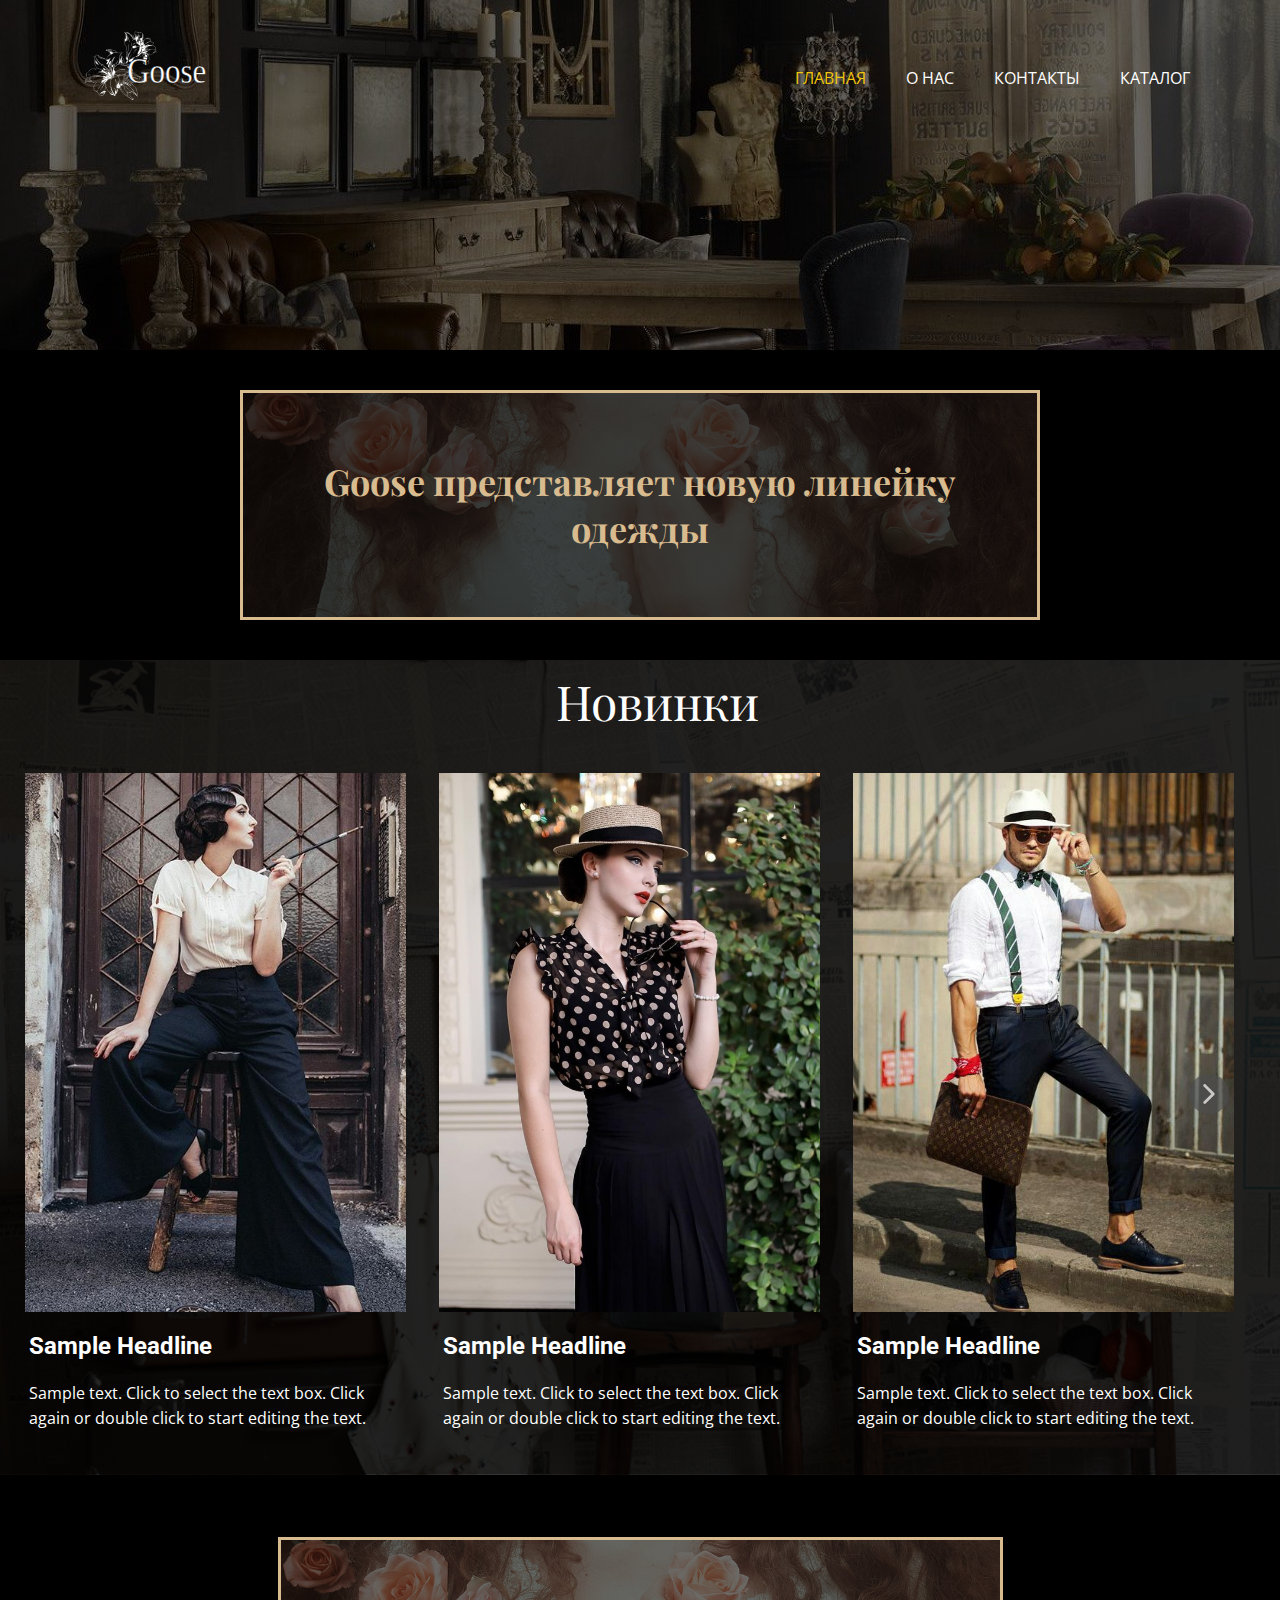
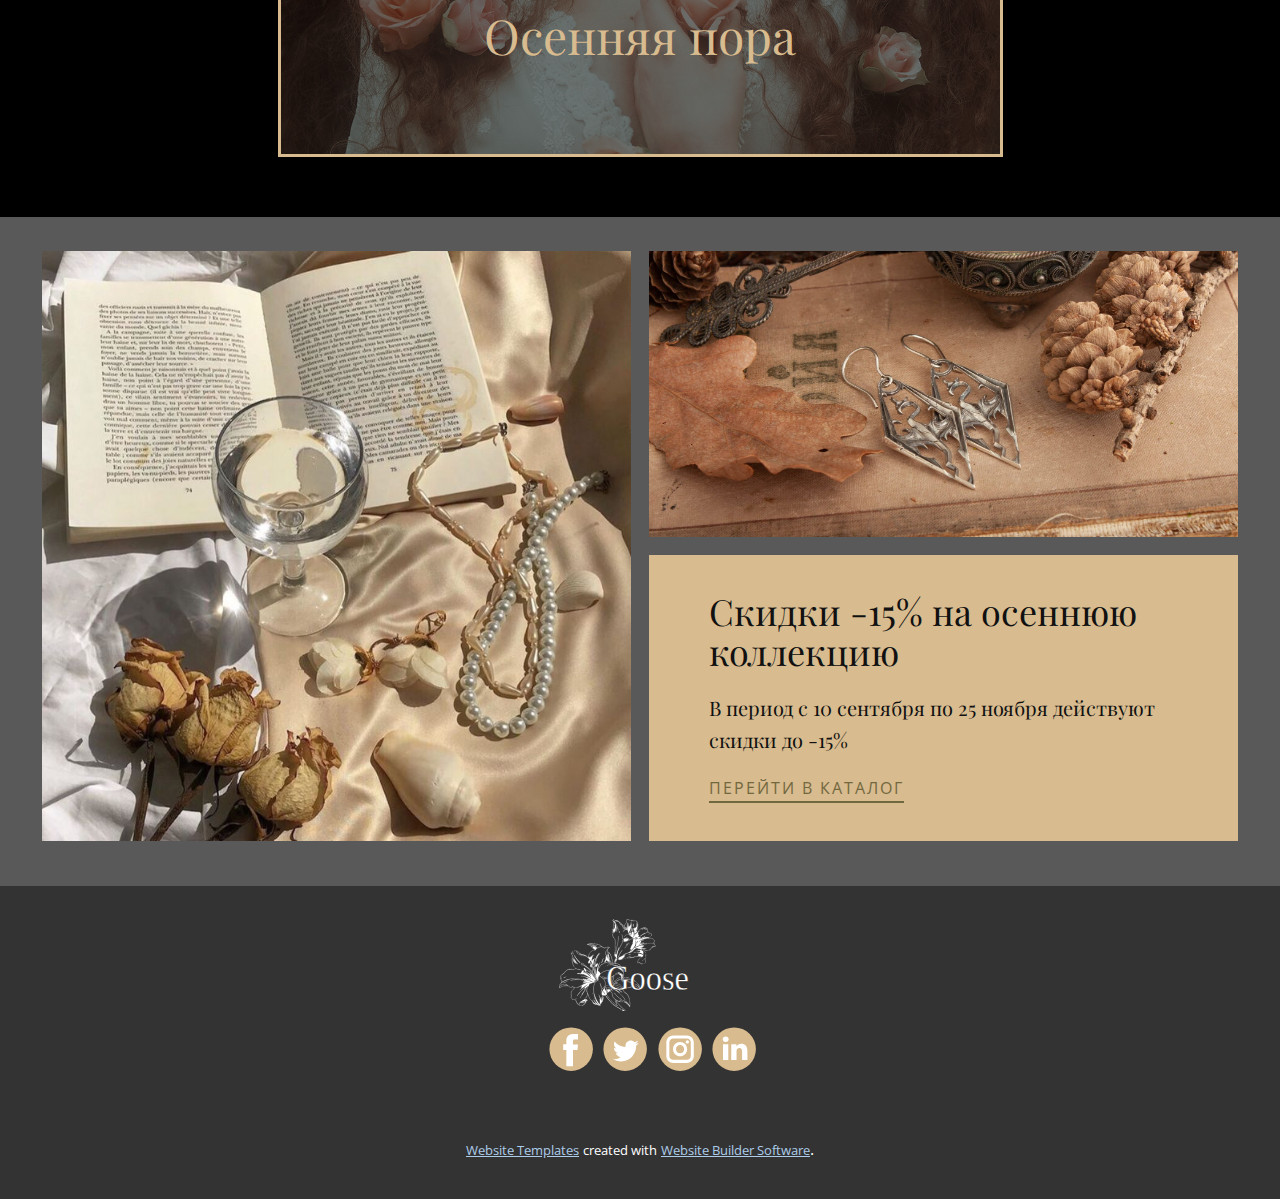
<file: Site1/index.html>
<!DOCTYPE html>
<html style="font-size: 16px;" lang="ru"><head>
    <meta name="viewport" content="width=device-width, initial-scale=1.0">
    <meta charset="utf-8">
    <meta name="keywords" content="Sample Headline, Sample Headline">
    <meta name="description" content="">
    <title>Главная</title>
    <link rel="stylesheet" href="nicepage.css" media="screen">
<link rel="stylesheet" href="Главная.css" media="screen">
    <script class="u-script" type="text/javascript" src="jquery.js" defer=""></script>
    <script class="u-script" type="text/javascript" src="nicepage.js" defer=""></script>
    <meta name="generator" content="Nicepage 4.21.5, nicepage.com">
    <link id="u-theme-google-font" rel="stylesheet" href="https://fonts.googleapis.com/css?family=Roboto:100,100i,300,300i,400,400i,500,500i,700,700i,900,900i|Open+Sans:300,300i,400,400i,500,500i,600,600i,700,700i,800,800i">
    <link id="u-page-google-font" rel="stylesheet" href="https://fonts.googleapis.com/css?family=Playfair+Display:400,400i,500,500i,600,600i,700,700i,800,800i,900,900i">
    
    
    
    
    
    
    <script type="application/ld+json">{
		"@context": "http://schema.org",
		"@type": "Organization",
		"name": "",
		"logo": "images/log.svg",
		"sameAs": []
}</script>
    <meta name="theme-color" content="#478ac9">
    <meta property="og:title" content="Главная">
    <meta property="og:type" content="website">
  </head>
  <body data-home-page="Главная.html" data-home-page-title="Главная" class="u-body u-overlap u-overlap-contrast u-overlap-transparent u-xl-mode" data-lang="ru"><header class="u-black u-clearfix u-header u-header" id="sec-b1cb"><div class="u-clearfix u-sheet u-sheet-1">
        <a href="https://nicepage.com" class="u-image u-logo u-image-1" data-image-width="89" data-image-height="50">
          <img src="images/log.svg" class="u-logo-image u-logo-image-1">
        </a>
        <nav class="u-menu u-menu-one-level u-offcanvas u-menu-1">
          <div class="menu-collapse" style="font-size: 1rem; letter-spacing: 0px; text-transform: uppercase;">
            <a class="u-button-style u-custom-left-right-menu-spacing u-custom-padding-bottom u-custom-text-active-color u-custom-text-decoration u-custom-text-hover-color u-custom-top-bottom-menu-spacing u-nav-link u-text-active-palette-1-base u-text-hover-palette-2-base" href="#">
              <svg class="u-svg-link" viewBox="0 0 24 24"><use xmlns:xlink="http://www.w3.org/1999/xlink" xlink:href="#menu-hamburger"></use></svg>
              <svg class="u-svg-content" version="1.1" id="menu-hamburger" viewBox="0 0 16 16" x="0px" y="0px" xmlns:xlink="http://www.w3.org/1999/xlink" xmlns="http://www.w3.org/2000/svg"><g><rect y="1" width="16" height="2"></rect><rect y="7" width="16" height="2"></rect><rect y="13" width="16" height="2"></rect>
</g></svg>
            </a>
          </div>
          <div class="u-custom-menu u-nav-container">
            <ul class="u-nav u-unstyled u-nav-1"><li class="u-nav-item"><a class="u-button-style u-nav-link u-text-active-palette-3-base u-text-hover-palette-3-light-1" href="Главная.html" style="padding: 10px 20px;">Главная</a>
</li><li class="u-nav-item"><a class="u-button-style u-nav-link u-text-active-palette-3-base u-text-hover-palette-3-light-1" href="О-нас.html" style="padding: 10px 20px;">О нас</a>
</li><li class="u-nav-item"><a class="u-button-style u-nav-link u-text-active-palette-3-base u-text-hover-palette-3-light-1" href="Контакты.html" style="padding: 10px 20px;">Контакты</a>
</li><li class="u-nav-item"><a class="u-button-style u-nav-link u-text-active-palette-3-base u-text-hover-palette-3-light-1" href="blog/blog.html" target="_blank" style="padding: 10px 20px;">Каталог</a>
</li></ul>
          </div>
          <div class="u-custom-menu u-nav-container-collapse">
            <div class="u-black u-container-style u-inner-container-layout u-opacity u-opacity-95 u-sidenav">
              <div class="u-inner-container-layout u-sidenav-overflow">
                <div class="u-menu-close"></div>
                <ul class="u-align-center u-nav u-popupmenu-items u-unstyled u-nav-2"><li class="u-nav-item"><a class="u-button-style u-nav-link" href="Главная.html">Главная</a>
</li><li class="u-nav-item"><a class="u-button-style u-nav-link" href="О-нас.html">О нас</a>
</li><li class="u-nav-item"><a class="u-button-style u-nav-link" href="Контакты.html">Контакты</a>
</li><li class="u-nav-item"><a class="u-button-style u-nav-link" href="blog/blog.html" target="_blank">Каталог</a>
</li></ul>
              </div>
            </div>
            <div class="u-black u-menu-overlay u-opacity u-opacity-70"></div>
          </div>
        </nav>
      </div></header>
    <section class="u-clearfix u-container-align-center u-image u-shading u-section-1" id="sec-c026" data-image-width="1280" data-image-height="866">
      <div class="u-clearfix u-sheet u-sheet-1"></div>
    </section>
    <section class="u-clearfix u-image u-shading u-section-2" id="sec-d724" data-image-width="1024" data-image-height="683">
      <div class="u-clearfix u-sheet u-sheet-1">
        <div class="u-border-3 u-border-custom-color-1 u-container-style u-group u-image u-shading u-image-1" data-image-width="1024" data-image-height="683">
          <div class="u-container-layout u-valign-middle u-container-layout-1">
            <h2 class="u-align-center u-custom-font u-font-playfair-display u-text u-text-custom-color-1 u-text-default u-text-1">Goose представляет новую линейку одежды</h2>
          </div>
        </div>
      </div>
    </section>
    <section class="u-align-center u-clearfix u-image u-shading u-section-3" id="sec-6d81" data-image-width="984" data-image-height="984">
      <div class="u-clearfix u-sheet u-sheet-1">
        <h1 class="u-custom-font u-font-playfair-display u-text u-text-default u-text-1">Новинки</h1>
        <div class="u-layout-horizontal u-list u-list-1">
          <div class="u-repeater u-repeater-1">
            <div class="u-align-left u-container-style u-list-item u-repeater-item">
              <div class="u-container-layout u-similar-container u-container-layout-1">
                <img class="u-image u-image-default u-image-1" alt="" data-image-width="564" data-image-height="705" src="images/76031581107830e88f822a9237eb2d4b.jpg" data-animation-name="" data-animation-duration="0" data-animation-direction="">
                <h4 class="u-text u-text-2">Sample Headline</h4>
                <p class="u-text u-text-3">Sample text. Click to select the text box. Click again or double click to start editing the text.</p>
              </div>
            </div>
            <div class="u-align-left u-container-style u-list-item u-repeater-item">
              <div class="u-container-layout u-similar-container u-container-layout-2">
                <img class="u-image u-image-default u-image-2" alt="" data-image-width="780" data-image-height="975" src="images/74405372fd410ed9712728aed65960f4.jpeg" data-animation-name="" data-animation-duration="0" data-animation-direction="">
                <h4 class="u-text u-text-4">Sample Headline</h4>
                <p class="u-text u-text-5">Sample text. Click to select the text box. Click again or double click to start editing the text.</p>
              </div>
            </div>
            <div class="u-align-left u-container-style u-list-item u-repeater-item">
              <div class="u-container-layout u-similar-container u-container-layout-3">
                <img class="u-image u-image-default u-image-3" alt="" src="images/ef842e1f9a1c7da4127515b2895e1bea--men-wedding-fashion-fashion-men.jpg" data-image-width="531" data-image-height="798" data-animation-name="" data-animation-duration="0" data-animation-direction="">
                <h4 class="u-text u-text-6">Sample Headline</h4>
                <p class="u-text u-text-7">Sample text. Click to select the text box. Click again or double click to start editing the text.</p>
              </div>
            </div>
            <div class="u-align-left u-container-style u-list-item u-repeater-item">
              <div class="u-container-layout u-similar-container u-container-layout-4">
                <img class="u-image u-image-default u-image-4" alt="" data-image-width="1080" data-image-height="1350" src="images/b03a2897acb6a743ead0432da56daf2a.jpg" data-animation-name="" data-animation-duration="0" data-animation-direction="">
                <h4 class="u-text u-text-8">Sample Headline</h4>
                <p class="u-text u-text-9">Sample text. Click to select the text box. Click again or double click to start editing the text.</p>
              </div>
            </div>
          </div>
          <a class="u-absolute-vcenter u-gallery-nav u-gallery-nav-prev u-grey-70 u-icon-circle u-opacity u-opacity-70 u-spacing-10 u-text-white u-gallery-nav-1" href="#" role="button">
            <span aria-hidden="true">
              <svg viewBox="0 0 451.847 451.847"><path d="M97.141,225.92c0-8.095,3.091-16.192,9.259-22.366L300.689,9.27c12.359-12.359,32.397-12.359,44.751,0
c12.354,12.354,12.354,32.388,0,44.748L173.525,225.92l171.903,171.909c12.354,12.354,12.354,32.391,0,44.744
c-12.354,12.365-32.386,12.365-44.745,0l-194.29-194.281C100.226,242.115,97.141,234.018,97.141,225.92z"></path></svg>
            </span>
            <span class="sr-only">
              <svg viewBox="0 0 451.847 451.847"><path d="M97.141,225.92c0-8.095,3.091-16.192,9.259-22.366L300.689,9.27c12.359-12.359,32.397-12.359,44.751,0
c12.354,12.354,12.354,32.388,0,44.748L173.525,225.92l171.903,171.909c12.354,12.354,12.354,32.391,0,44.744
c-12.354,12.365-32.386,12.365-44.745,0l-194.29-194.281C100.226,242.115,97.141,234.018,97.141,225.92z"></path></svg>
            </span>
          </a>
          <a class="u-absolute-vcenter u-gallery-nav u-gallery-nav-next u-grey-70 u-icon-circle u-opacity u-opacity-70 u-spacing-10 u-text-white u-gallery-nav-2" href="#" role="button">
            <span aria-hidden="true">
              <svg viewBox="0 0 451.846 451.847"><path d="M345.441,248.292L151.154,442.573c-12.359,12.365-32.397,12.365-44.75,0c-12.354-12.354-12.354-32.391,0-44.744
L278.318,225.92L106.409,54.017c-12.354-12.359-12.354-32.394,0-44.748c12.354-12.359,32.391-12.359,44.75,0l194.287,194.284
c6.177,6.18,9.262,14.271,9.262,22.366C354.708,234.018,351.617,242.115,345.441,248.292z"></path></svg>
            </span>
            <span class="sr-only">
              <svg viewBox="0 0 451.846 451.847"><path d="M345.441,248.292L151.154,442.573c-12.359,12.365-32.397,12.365-44.75,0c-12.354-12.354-12.354-32.391,0-44.744
L278.318,225.92L106.409,54.017c-12.354-12.359-12.354-32.394,0-44.748c12.354-12.359,32.391-12.359,44.75,0l194.287,194.284
c6.177,6.18,9.262,14.271,9.262,22.366C354.708,234.018,351.617,242.115,345.441,248.292z"></path></svg>
            </span>
          </a>
        </div>
      </div>
    </section>
    <section class="u-black u-clearfix u-section-4" id="sec-ea61">
      <div class="u-clearfix u-sheet u-valign-middle u-sheet-1">
        <div class="u-border-3 u-border-custom-color-1 u-container-style u-group u-image u-shading u-image-1" data-image-width="1024" data-image-height="683">
          <div class="u-container-layout u-container-layout-1">
            <h1 class="u-align-center u-custom-font u-font-playfair-display u-text u-text-custom-color-1 u-text-default u-text-1">Осенняя пора</h1>
          </div>
        </div>
      </div>
    </section>
    <section class="u-clearfix u-image u-shading u-section-5" id="sec-3a62" data-image-width="984" data-image-height="984">
      <div class="u-clearfix u-sheet u-sheet-1">
        <div class="u-clearfix u-gutter-18 u-layout-wrap u-layout-wrap-1">
          <div class="u-gutter-0 u-layout" style="">
            <div class="u-layout-row" style="">
              <div class="u-size-30 u-size-60-md">
                <div class="u-layout-row">
                  <div class="u-align-left u-container-style u-image u-layout-cell u-left-cell u-size-60 u-image-1" src="" data-image-width="735" data-image-height="736">
                    <div class="u-container-layout u-container-layout-1" src=""></div>
                  </div>
                </div>
              </div>
              <div class="u-size-30 u-size-60-md" style="">
                <div class="u-layout-col" style="">
                  <div class="u-align-left u-container-style u-image u-layout-cell u-right-cell u-size-40 u-image-2" data-image-width="2560" data-image-height="1707">
                    <div class="u-container-layout u-valign-middle u-container-layout-2" src=""></div>
                  </div>
                  <div class="u-align-left u-container-style u-custom-color-1 u-layout-cell u-right-cell u-size-20 u-layout-cell-3" src="">
                    <div class="u-container-layout u-valign-middle u-container-layout-3">
                      <h2 class="u-custom-font u-font-playfair-display u-text u-text-default u-text-1">Скидки -15% на осеннюю коллекцию</h2>
                      <p class="u-custom-font u-font-playfair-display u-text u-text-2">В период с 10 сентября по 25 ноября действуют скидки до -15%</p>
                      <a href="" class="u-border-2 u-border-no-left u-border-no-right u-border-no-top u-border-palette-3-dark-2 u-btn u-btn-rectangle u-button-style u-none u-btn-1" extln_redirecting="true">Перейти в каталог</a>
                    </div>
                  </div>
                </div>
              </div>
            </div>
          </div>
        </div>
      </div>
    </section>
    
    
    <footer class="u-clearfix u-footer u-grey-80" id="sec-a817"><div class="u-clearfix u-sheet u-sheet-1">
        <a href="https://nicepage.com" class="u-image u-logo u-image-1" data-image-width="89" data-image-height="50">
          <img src="images/log1.svg" class="u-logo-image u-logo-image-1">
        </a>
        <div class="u-align-left u-social-icons u-spacing-10 u-social-icons-1">
          <a class="u-social-url" title="facebook" target="_blank" href=""><span class="u-icon u-social-facebook u-social-icon u-text-custom-color-1"><svg class="u-svg-link" preserveAspectRatio="xMidYMin slice" viewBox="0 0 112 112" style=""><use xmlns:xlink="http://www.w3.org/1999/xlink" xlink:href="#svg-473a"></use></svg><svg class="u-svg-content" viewBox="0 0 112 112" x="0" y="0" id="svg-473a"><circle fill="currentColor" cx="56.1" cy="56.1" r="55"></circle><path fill="#FFFFFF" d="M73.5,31.6h-9.1c-1.4,0-3.6,0.8-3.6,3.9v8.5h12.6L72,58.3H60.8v40.8H43.9V58.3h-8V43.9h8v-9.2
            c0-6.7,3.1-17,17-17h12.5v13.9H73.5z"></path></svg></span>
          </a>
          <a class="u-social-url" title="twitter" target="_blank" href=""><span class="u-icon u-social-icon u-social-twitter u-text-custom-color-1"><svg class="u-svg-link" preserveAspectRatio="xMidYMin slice" viewBox="0 0 112 112" style=""><use xmlns:xlink="http://www.w3.org/1999/xlink" xlink:href="#svg-f179"></use></svg><svg class="u-svg-content" viewBox="0 0 112 112" x="0" y="0" id="svg-f179"><circle fill="currentColor" class="st0" cx="56.1" cy="56.1" r="55"></circle><path fill="#FFFFFF" d="M83.8,47.3c0,0.6,0,1.2,0,1.7c0,17.7-13.5,38.2-38.2,38.2C38,87.2,31,85,25,81.2c1,0.1,2.1,0.2,3.2,0.2
            c6.3,0,12.1-2.1,16.7-5.7c-5.9-0.1-10.8-4-12.5-9.3c0.8,0.2,1.7,0.2,2.5,0.2c1.2,0,2.4-0.2,3.5-0.5c-6.1-1.2-10.8-6.7-10.8-13.1
            c0-0.1,0-0.1,0-0.2c1.8,1,3.9,1.6,6.1,1.7c-3.6-2.4-6-6.5-6-11.2c0-2.5,0.7-4.8,1.8-6.7c6.6,8.1,16.5,13.5,27.6,14
            c-0.2-1-0.3-2-0.3-3.1c0-7.4,6-13.4,13.4-13.4c3.9,0,7.3,1.6,9.8,4.2c3.1-0.6,5.9-1.7,8.5-3.3c-1,3.1-3.1,5.8-5.9,7.4
            c2.7-0.3,5.3-1,7.7-2.1C88.7,43,86.4,45.4,83.8,47.3z"></path></svg></span>
          </a>
          <a class="u-social-url" title="instagram" target="_blank" href=""><span class="u-icon u-social-icon u-social-instagram u-text-custom-color-1"><svg class="u-svg-link" preserveAspectRatio="xMidYMin slice" viewBox="0 0 112 112" style=""><use xmlns:xlink="http://www.w3.org/1999/xlink" xlink:href="#svg-ba65"></use></svg><svg class="u-svg-content" viewBox="0 0 112 112" x="0" y="0" id="svg-ba65"><circle fill="currentColor" cx="56.1" cy="56.1" r="55"></circle><path fill="#FFFFFF" d="M55.9,38.2c-9.9,0-17.9,8-17.9,17.9C38,66,46,74,55.9,74c9.9,0,17.9-8,17.9-17.9C73.8,46.2,65.8,38.2,55.9,38.2
            z M55.9,66.4c-5.7,0-10.3-4.6-10.3-10.3c-0.1-5.7,4.6-10.3,10.3-10.3c5.7,0,10.3,4.6,10.3,10.3C66.2,61.8,61.6,66.4,55.9,66.4z"></path><path fill="#FFFFFF" d="M74.3,33.5c-2.3,0-4.2,1.9-4.2,4.2s1.9,4.2,4.2,4.2s4.2-1.9,4.2-4.2S76.6,33.5,74.3,33.5z"></path><path fill="#FFFFFF" d="M73.1,21.3H38.6c-9.7,0-17.5,7.9-17.5,17.5v34.5c0,9.7,7.9,17.6,17.5,17.6h34.5c9.7,0,17.5-7.9,17.5-17.5V38.8
            C90.6,29.1,82.7,21.3,73.1,21.3z M83,73.3c0,5.5-4.5,9.9-9.9,9.9H38.6c-5.5,0-9.9-4.5-9.9-9.9V38.8c0-5.5,4.5-9.9,9.9-9.9h34.5
            c5.5,0,9.9,4.5,9.9,9.9V73.3z"></path></svg></span>
          </a>
          <a class="u-social-url" title="linkedin" target="_blank" href=""><span class="u-icon u-social-icon u-social-linkedin u-text-custom-color-1"><svg class="u-svg-link" preserveAspectRatio="xMidYMin slice" viewBox="0 0 112 112" style=""><use xmlns:xlink="http://www.w3.org/1999/xlink" xlink:href="#svg-2da4"></use></svg><svg class="u-svg-content" viewBox="0 0 112 112" x="0" y="0" id="svg-2da4"><circle fill="currentColor" cx="56.1" cy="56.1" r="55"></circle><path fill="#FFFFFF" d="M41.3,83.7H27.9V43.4h13.4V83.7z M34.6,37.9L34.6,37.9c-4.6,0-7.5-3.1-7.5-7c0-4,3-7,7.6-7s7.4,3,7.5,7
            C42.2,34.8,39.2,37.9,34.6,37.9z M89.6,83.7H76.2V62.2c0-5.4-1.9-9.1-6.8-9.1c-3.7,0-5.9,2.5-6.9,4.9c-0.4,0.9-0.4,2.1-0.4,3.3v22.5
            H48.7c0,0,0.2-36.5,0-40.3h13.4v5.7c1.8-2.7,5-6.7,12.1-6.7c8.8,0,15.4,5.8,15.4,18.1V83.7z"></path></svg></span>
          </a>
        </div>
      </div></footer>
    <section class="u-backlink u-clearfix u-grey-80">
      <a class="u-link" href="https://nicepage.com/website-templates" target="_blank">
        <span>Website Templates</span>
      </a>
      <p class="u-text">
        <span>created with</span>
      </p>
      <a class="u-link" href="" target="_blank">
        <span>Website Builder Software</span>
      </a>. 
    </section>
  
</body></html>
</file>
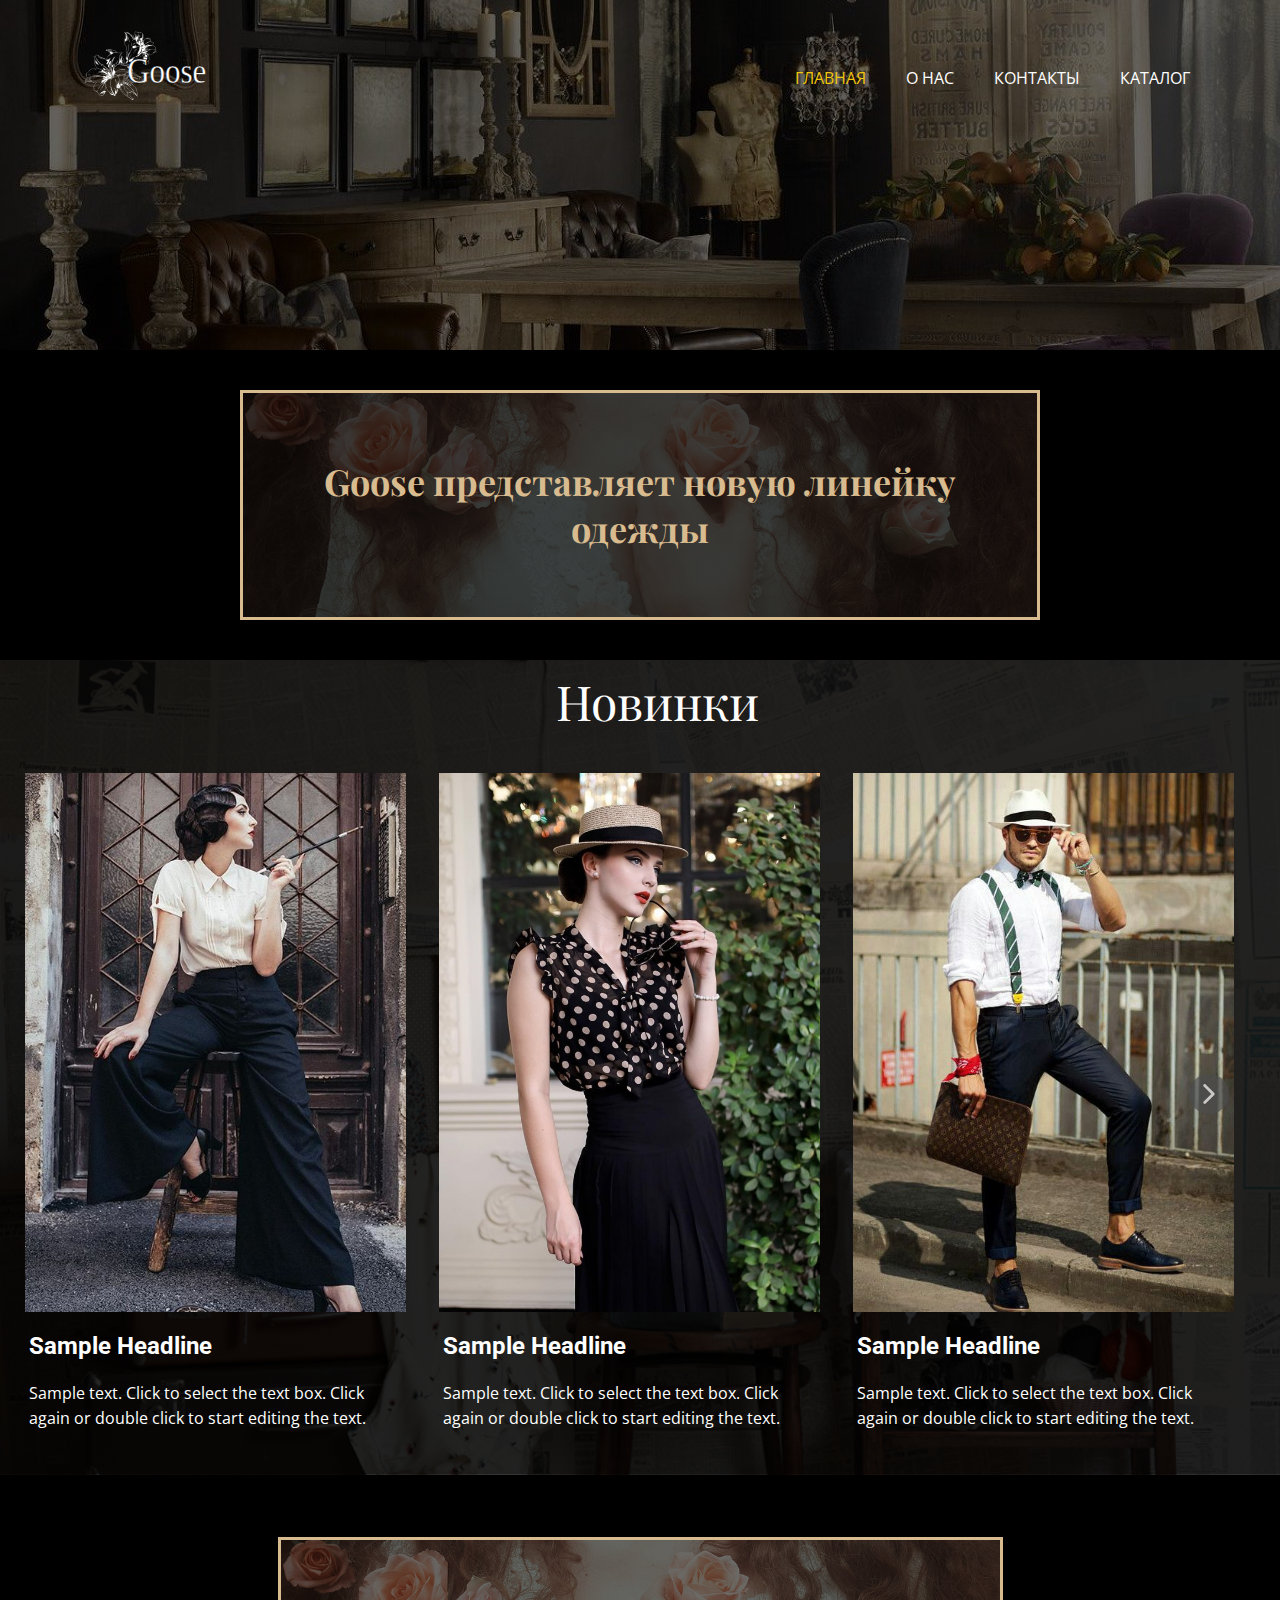
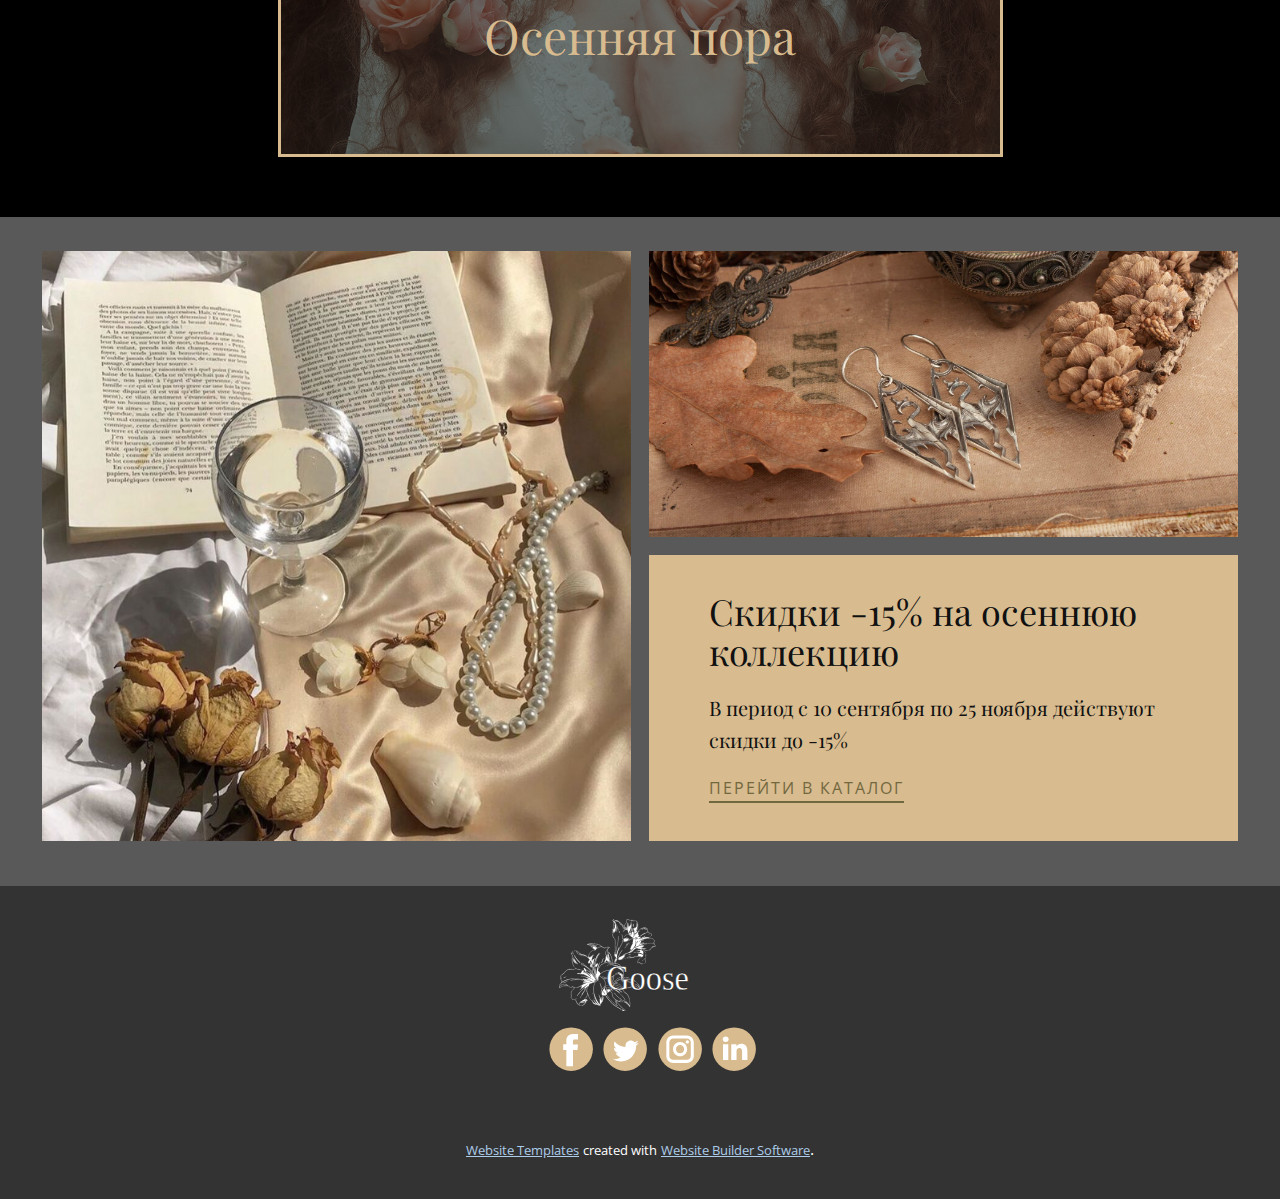
<file: Site1/Главная.html>
<!DOCTYPE html>
<html style="font-size: 16px;" lang="ru"><head>
    <meta name="viewport" content="width=device-width, initial-scale=1.0">
    <meta charset="utf-8">
    <meta name="keywords" content="Sample Headline, Sample Headline">
    <meta name="description" content="">
    <title>Главная</title>
    <link rel="stylesheet" href="nicepage.css" media="screen">
<link rel="stylesheet" href="Главная.css" media="screen">
    <script class="u-script" type="text/javascript" src="jquery.js" defer=""></script>
    <script class="u-script" type="text/javascript" src="nicepage.js" defer=""></script>
    <meta name="generator" content="Nicepage 4.21.5, nicepage.com">
    <link id="u-theme-google-font" rel="stylesheet" href="https://fonts.googleapis.com/css?family=Roboto:100,100i,300,300i,400,400i,500,500i,700,700i,900,900i|Open+Sans:300,300i,400,400i,500,500i,600,600i,700,700i,800,800i">
    <link id="u-page-google-font" rel="stylesheet" href="https://fonts.googleapis.com/css?family=Playfair+Display:400,400i,500,500i,600,600i,700,700i,800,800i,900,900i">
    
    
    
    
    
    
    <script type="application/ld+json">{
		"@context": "http://schema.org",
		"@type": "Organization",
		"name": "",
		"logo": "images/log.svg",
		"sameAs": []
}</script>
    <meta name="theme-color" content="#478ac9">
    <meta property="og:title" content="Главная">
    <meta property="og:type" content="website">
  </head>
  <body class="u-body u-overlap u-overlap-contrast u-overlap-transparent u-xl-mode" data-lang="ru"><header class="u-black u-clearfix u-header u-header" id="sec-b1cb"><div class="u-clearfix u-sheet u-sheet-1">
        <a href="https://nicepage.com" class="u-image u-logo u-image-1" data-image-width="89" data-image-height="50">
          <img src="images/log.svg" class="u-logo-image u-logo-image-1">
        </a>
        <nav class="u-menu u-menu-one-level u-offcanvas u-menu-1">
          <div class="menu-collapse" style="font-size: 1rem; letter-spacing: 0px; text-transform: uppercase;">
            <a class="u-button-style u-custom-left-right-menu-spacing u-custom-padding-bottom u-custom-text-active-color u-custom-text-decoration u-custom-text-hover-color u-custom-top-bottom-menu-spacing u-nav-link u-text-active-palette-1-base u-text-hover-palette-2-base" href="#">
              <svg class="u-svg-link" viewBox="0 0 24 24"><use xmlns:xlink="http://www.w3.org/1999/xlink" xlink:href="#menu-hamburger"></use></svg>
              <svg class="u-svg-content" version="1.1" id="menu-hamburger" viewBox="0 0 16 16" x="0px" y="0px" xmlns:xlink="http://www.w3.org/1999/xlink" xmlns="http://www.w3.org/2000/svg"><g><rect y="1" width="16" height="2"></rect><rect y="7" width="16" height="2"></rect><rect y="13" width="16" height="2"></rect>
</g></svg>
            </a>
          </div>
          <div class="u-custom-menu u-nav-container">
            <ul class="u-nav u-unstyled u-nav-1"><li class="u-nav-item"><a class="u-button-style u-nav-link u-text-active-palette-3-base u-text-hover-palette-3-light-1" href="Главная.html" style="padding: 10px 20px;">Главная</a>
</li><li class="u-nav-item"><a class="u-button-style u-nav-link u-text-active-palette-3-base u-text-hover-palette-3-light-1" href="О-нас.html" style="padding: 10px 20px;">О нас</a>
</li><li class="u-nav-item"><a class="u-button-style u-nav-link u-text-active-palette-3-base u-text-hover-palette-3-light-1" href="Контакты.html" style="padding: 10px 20px;">Контакты</a>
</li><li class="u-nav-item"><a class="u-button-style u-nav-link u-text-active-palette-3-base u-text-hover-palette-3-light-1" href="blog/blog.html" target="_blank" style="padding: 10px 20px;">Каталог</a>
</li></ul>
          </div>
          <div class="u-custom-menu u-nav-container-collapse">
            <div class="u-black u-container-style u-inner-container-layout u-opacity u-opacity-95 u-sidenav">
              <div class="u-inner-container-layout u-sidenav-overflow">
                <div class="u-menu-close"></div>
                <ul class="u-align-center u-nav u-popupmenu-items u-unstyled u-nav-2"><li class="u-nav-item"><a class="u-button-style u-nav-link" href="Главная.html">Главная</a>
</li><li class="u-nav-item"><a class="u-button-style u-nav-link" href="О-нас.html">О нас</a>
</li><li class="u-nav-item"><a class="u-button-style u-nav-link" href="Контакты.html">Контакты</a>
</li><li class="u-nav-item"><a class="u-button-style u-nav-link" href="blog/blog.html" target="_blank">Каталог</a>
</li></ul>
              </div>
            </div>
            <div class="u-black u-menu-overlay u-opacity u-opacity-70"></div>
          </div>
        </nav>
      </div></header>
    <section class="u-clearfix u-container-align-center u-image u-shading u-section-1" id="sec-c026" data-image-width="1280" data-image-height="866">
      <div class="u-clearfix u-sheet u-sheet-1"></div>
    </section>
    <section class="u-clearfix u-image u-shading u-section-2" id="sec-d724" data-image-width="1024" data-image-height="683">
      <div class="u-clearfix u-sheet u-sheet-1">
        <div class="u-border-3 u-border-custom-color-1 u-container-style u-group u-image u-shading u-image-1" data-image-width="1024" data-image-height="683">
          <div class="u-container-layout u-valign-middle u-container-layout-1">
            <h2 class="u-align-center u-custom-font u-font-playfair-display u-text u-text-custom-color-1 u-text-default u-text-1">Goose представляет новую линейку одежды</h2>
          </div>
        </div>
      </div>
    </section>
    <section class="u-align-center u-clearfix u-image u-shading u-section-3" id="sec-6d81" data-image-width="984" data-image-height="984">
      <div class="u-clearfix u-sheet u-sheet-1">
        <h1 class="u-custom-font u-font-playfair-display u-text u-text-default u-text-1">Новинки</h1>
        <div class="u-layout-horizontal u-list u-list-1">
          <div class="u-repeater u-repeater-1">
            <div class="u-align-left u-container-style u-list-item u-repeater-item">
              <div class="u-container-layout u-similar-container u-container-layout-1">
                <img class="u-image u-image-default u-image-1" alt="" data-image-width="564" data-image-height="705" src="images/76031581107830e88f822a9237eb2d4b.jpg" data-animation-name="" data-animation-duration="0" data-animation-direction="">
                <h4 class="u-text u-text-2">Sample Headline</h4>
                <p class="u-text u-text-3">Sample text. Click to select the text box. Click again or double click to start editing the text.</p>
              </div>
            </div>
            <div class="u-align-left u-container-style u-list-item u-repeater-item">
              <div class="u-container-layout u-similar-container u-container-layout-2">
                <img class="u-image u-image-default u-image-2" alt="" data-image-width="780" data-image-height="975" src="images/74405372fd410ed9712728aed65960f4.jpeg" data-animation-name="" data-animation-duration="0" data-animation-direction="">
                <h4 class="u-text u-text-4">Sample Headline</h4>
                <p class="u-text u-text-5">Sample text. Click to select the text box. Click again or double click to start editing the text.</p>
              </div>
            </div>
            <div class="u-align-left u-container-style u-list-item u-repeater-item">
              <div class="u-container-layout u-similar-container u-container-layout-3">
                <img class="u-image u-image-default u-image-3" alt="" src="images/ef842e1f9a1c7da4127515b2895e1bea--men-wedding-fashion-fashion-men.jpg" data-image-width="531" data-image-height="798" data-animation-name="" data-animation-duration="0" data-animation-direction="">
                <h4 class="u-text u-text-6">Sample Headline</h4>
                <p class="u-text u-text-7">Sample text. Click to select the text box. Click again or double click to start editing the text.</p>
              </div>
            </div>
            <div class="u-align-left u-container-style u-list-item u-repeater-item">
              <div class="u-container-layout u-similar-container u-container-layout-4">
                <img class="u-image u-image-default u-image-4" alt="" data-image-width="1080" data-image-height="1350" src="images/b03a2897acb6a743ead0432da56daf2a.jpg" data-animation-name="" data-animation-duration="0" data-animation-direction="">
                <h4 class="u-text u-text-8">Sample Headline</h4>
                <p class="u-text u-text-9">Sample text. Click to select the text box. Click again or double click to start editing the text.</p>
              </div>
            </div>
          </div>
          <a class="u-absolute-vcenter u-gallery-nav u-gallery-nav-prev u-grey-70 u-icon-circle u-opacity u-opacity-70 u-spacing-10 u-text-white u-gallery-nav-1" href="#" role="button">
            <span aria-hidden="true">
              <svg viewBox="0 0 451.847 451.847"><path d="M97.141,225.92c0-8.095,3.091-16.192,9.259-22.366L300.689,9.27c12.359-12.359,32.397-12.359,44.751,0
c12.354,12.354,12.354,32.388,0,44.748L173.525,225.92l171.903,171.909c12.354,12.354,12.354,32.391,0,44.744
c-12.354,12.365-32.386,12.365-44.745,0l-194.29-194.281C100.226,242.115,97.141,234.018,97.141,225.92z"></path></svg>
            </span>
            <span class="sr-only">
              <svg viewBox="0 0 451.847 451.847"><path d="M97.141,225.92c0-8.095,3.091-16.192,9.259-22.366L300.689,9.27c12.359-12.359,32.397-12.359,44.751,0
c12.354,12.354,12.354,32.388,0,44.748L173.525,225.92l171.903,171.909c12.354,12.354,12.354,32.391,0,44.744
c-12.354,12.365-32.386,12.365-44.745,0l-194.29-194.281C100.226,242.115,97.141,234.018,97.141,225.92z"></path></svg>
            </span>
          </a>
          <a class="u-absolute-vcenter u-gallery-nav u-gallery-nav-next u-grey-70 u-icon-circle u-opacity u-opacity-70 u-spacing-10 u-text-white u-gallery-nav-2" href="#" role="button">
            <span aria-hidden="true">
              <svg viewBox="0 0 451.846 451.847"><path d="M345.441,248.292L151.154,442.573c-12.359,12.365-32.397,12.365-44.75,0c-12.354-12.354-12.354-32.391,0-44.744
L278.318,225.92L106.409,54.017c-12.354-12.359-12.354-32.394,0-44.748c12.354-12.359,32.391-12.359,44.75,0l194.287,194.284
c6.177,6.18,9.262,14.271,9.262,22.366C354.708,234.018,351.617,242.115,345.441,248.292z"></path></svg>
            </span>
            <span class="sr-only">
              <svg viewBox="0 0 451.846 451.847"><path d="M345.441,248.292L151.154,442.573c-12.359,12.365-32.397,12.365-44.75,0c-12.354-12.354-12.354-32.391,0-44.744
L278.318,225.92L106.409,54.017c-12.354-12.359-12.354-32.394,0-44.748c12.354-12.359,32.391-12.359,44.75,0l194.287,194.284
c6.177,6.18,9.262,14.271,9.262,22.366C354.708,234.018,351.617,242.115,345.441,248.292z"></path></svg>
            </span>
          </a>
        </div>
      </div>
    </section>
    <section class="u-black u-clearfix u-section-4" id="sec-ea61">
      <div class="u-clearfix u-sheet u-valign-middle u-sheet-1">
        <div class="u-border-3 u-border-custom-color-1 u-container-style u-group u-image u-shading u-image-1" data-image-width="1024" data-image-height="683">
          <div class="u-container-layout u-container-layout-1">
            <h1 class="u-align-center u-custom-font u-font-playfair-display u-text u-text-custom-color-1 u-text-default u-text-1">Осенняя пора</h1>
          </div>
        </div>
      </div>
    </section>
    <section class="u-clearfix u-image u-shading u-section-5" id="sec-3a62" data-image-width="984" data-image-height="984">
      <div class="u-clearfix u-sheet u-sheet-1">
        <div class="u-clearfix u-gutter-18 u-layout-wrap u-layout-wrap-1">
          <div class="u-gutter-0 u-layout" style="">
            <div class="u-layout-row" style="">
              <div class="u-size-30 u-size-60-md">
                <div class="u-layout-row">
                  <div class="u-align-left u-container-style u-image u-layout-cell u-left-cell u-size-60 u-image-1" src="" data-image-width="735" data-image-height="736">
                    <div class="u-container-layout u-container-layout-1" src=""></div>
                  </div>
                </div>
              </div>
              <div class="u-size-30 u-size-60-md" style="">
                <div class="u-layout-col" style="">
                  <div class="u-align-left u-container-style u-image u-layout-cell u-right-cell u-size-40 u-image-2" data-image-width="2560" data-image-height="1707">
                    <div class="u-container-layout u-valign-middle u-container-layout-2" src=""></div>
                  </div>
                  <div class="u-align-left u-container-style u-custom-color-1 u-layout-cell u-right-cell u-size-20 u-layout-cell-3" src="">
                    <div class="u-container-layout u-valign-middle u-container-layout-3">
                      <h2 class="u-custom-font u-font-playfair-display u-text u-text-default u-text-1">Скидки -15% на осеннюю коллекцию</h2>
                      <p class="u-custom-font u-font-playfair-display u-text u-text-2">В период с 10 сентября по 25 ноября действуют скидки до -15%</p>
                      <a href="" class="u-border-2 u-border-no-left u-border-no-right u-border-no-top u-border-palette-3-dark-2 u-btn u-btn-rectangle u-button-style u-none u-btn-1" extln_redirecting="true">Перейти в каталог</a>
                    </div>
                  </div>
                </div>
              </div>
            </div>
          </div>
        </div>
      </div>
    </section>
    
    
    <footer class="u-clearfix u-footer u-grey-80" id="sec-a817"><div class="u-clearfix u-sheet u-sheet-1">
        <a href="https://nicepage.com" class="u-image u-logo u-image-1" data-image-width="89" data-image-height="50">
          <img src="images/log1.svg" class="u-logo-image u-logo-image-1">
        </a>
        <div class="u-align-left u-social-icons u-spacing-10 u-social-icons-1">
          <a class="u-social-url" title="facebook" target="_blank" href=""><span class="u-icon u-social-facebook u-social-icon u-text-custom-color-1"><svg class="u-svg-link" preserveAspectRatio="xMidYMin slice" viewBox="0 0 112 112" style=""><use xmlns:xlink="http://www.w3.org/1999/xlink" xlink:href="#svg-473a"></use></svg><svg class="u-svg-content" viewBox="0 0 112 112" x="0" y="0" id="svg-473a"><circle fill="currentColor" cx="56.1" cy="56.1" r="55"></circle><path fill="#FFFFFF" d="M73.5,31.6h-9.1c-1.4,0-3.6,0.8-3.6,3.9v8.5h12.6L72,58.3H60.8v40.8H43.9V58.3h-8V43.9h8v-9.2
            c0-6.7,3.1-17,17-17h12.5v13.9H73.5z"></path></svg></span>
          </a>
          <a class="u-social-url" title="twitter" target="_blank" href=""><span class="u-icon u-social-icon u-social-twitter u-text-custom-color-1"><svg class="u-svg-link" preserveAspectRatio="xMidYMin slice" viewBox="0 0 112 112" style=""><use xmlns:xlink="http://www.w3.org/1999/xlink" xlink:href="#svg-f179"></use></svg><svg class="u-svg-content" viewBox="0 0 112 112" x="0" y="0" id="svg-f179"><circle fill="currentColor" class="st0" cx="56.1" cy="56.1" r="55"></circle><path fill="#FFFFFF" d="M83.8,47.3c0,0.6,0,1.2,0,1.7c0,17.7-13.5,38.2-38.2,38.2C38,87.2,31,85,25,81.2c1,0.1,2.1,0.2,3.2,0.2
            c6.3,0,12.1-2.1,16.7-5.7c-5.9-0.1-10.8-4-12.5-9.3c0.8,0.2,1.7,0.2,2.5,0.2c1.2,0,2.4-0.2,3.5-0.5c-6.1-1.2-10.8-6.7-10.8-13.1
            c0-0.1,0-0.1,0-0.2c1.8,1,3.9,1.6,6.1,1.7c-3.6-2.4-6-6.5-6-11.2c0-2.5,0.7-4.8,1.8-6.7c6.6,8.1,16.5,13.5,27.6,14
            c-0.2-1-0.3-2-0.3-3.1c0-7.4,6-13.4,13.4-13.4c3.9,0,7.3,1.6,9.8,4.2c3.1-0.6,5.9-1.7,8.5-3.3c-1,3.1-3.1,5.8-5.9,7.4
            c2.7-0.3,5.3-1,7.7-2.1C88.7,43,86.4,45.4,83.8,47.3z"></path></svg></span>
          </a>
          <a class="u-social-url" title="instagram" target="_blank" href=""><span class="u-icon u-social-icon u-social-instagram u-text-custom-color-1"><svg class="u-svg-link" preserveAspectRatio="xMidYMin slice" viewBox="0 0 112 112" style=""><use xmlns:xlink="http://www.w3.org/1999/xlink" xlink:href="#svg-ba65"></use></svg><svg class="u-svg-content" viewBox="0 0 112 112" x="0" y="0" id="svg-ba65"><circle fill="currentColor" cx="56.1" cy="56.1" r="55"></circle><path fill="#FFFFFF" d="M55.9,38.2c-9.9,0-17.9,8-17.9,17.9C38,66,46,74,55.9,74c9.9,0,17.9-8,17.9-17.9C73.8,46.2,65.8,38.2,55.9,38.2
            z M55.9,66.4c-5.7,0-10.3-4.6-10.3-10.3c-0.1-5.7,4.6-10.3,10.3-10.3c5.7,0,10.3,4.6,10.3,10.3C66.2,61.8,61.6,66.4,55.9,66.4z"></path><path fill="#FFFFFF" d="M74.3,33.5c-2.3,0-4.2,1.9-4.2,4.2s1.9,4.2,4.2,4.2s4.2-1.9,4.2-4.2S76.6,33.5,74.3,33.5z"></path><path fill="#FFFFFF" d="M73.1,21.3H38.6c-9.7,0-17.5,7.9-17.5,17.5v34.5c0,9.7,7.9,17.6,17.5,17.6h34.5c9.7,0,17.5-7.9,17.5-17.5V38.8
            C90.6,29.1,82.7,21.3,73.1,21.3z M83,73.3c0,5.5-4.5,9.9-9.9,9.9H38.6c-5.5,0-9.9-4.5-9.9-9.9V38.8c0-5.5,4.5-9.9,9.9-9.9h34.5
            c5.5,0,9.9,4.5,9.9,9.9V73.3z"></path></svg></span>
          </a>
          <a class="u-social-url" title="linkedin" target="_blank" href=""><span class="u-icon u-social-icon u-social-linkedin u-text-custom-color-1"><svg class="u-svg-link" preserveAspectRatio="xMidYMin slice" viewBox="0 0 112 112" style=""><use xmlns:xlink="http://www.w3.org/1999/xlink" xlink:href="#svg-2da4"></use></svg><svg class="u-svg-content" viewBox="0 0 112 112" x="0" y="0" id="svg-2da4"><circle fill="currentColor" cx="56.1" cy="56.1" r="55"></circle><path fill="#FFFFFF" d="M41.3,83.7H27.9V43.4h13.4V83.7z M34.6,37.9L34.6,37.9c-4.6,0-7.5-3.1-7.5-7c0-4,3-7,7.6-7s7.4,3,7.5,7
            C42.2,34.8,39.2,37.9,34.6,37.9z M89.6,83.7H76.2V62.2c0-5.4-1.9-9.1-6.8-9.1c-3.7,0-5.9,2.5-6.9,4.9c-0.4,0.9-0.4,2.1-0.4,3.3v22.5
            H48.7c0,0,0.2-36.5,0-40.3h13.4v5.7c1.8-2.7,5-6.7,12.1-6.7c8.8,0,15.4,5.8,15.4,18.1V83.7z"></path></svg></span>
          </a>
        </div>
      </div></footer>
    <section class="u-backlink u-clearfix u-grey-80">
      <a class="u-link" href="https://nicepage.com/website-templates" target="_blank">
        <span>Website Templates</span>
      </a>
      <p class="u-text">
        <span>created with</span>
      </p>
      <a class="u-link" href="" target="_blank">
        <span>Website Builder Software</span>
      </a>. 
    </section>
  
</body></html>
</file>
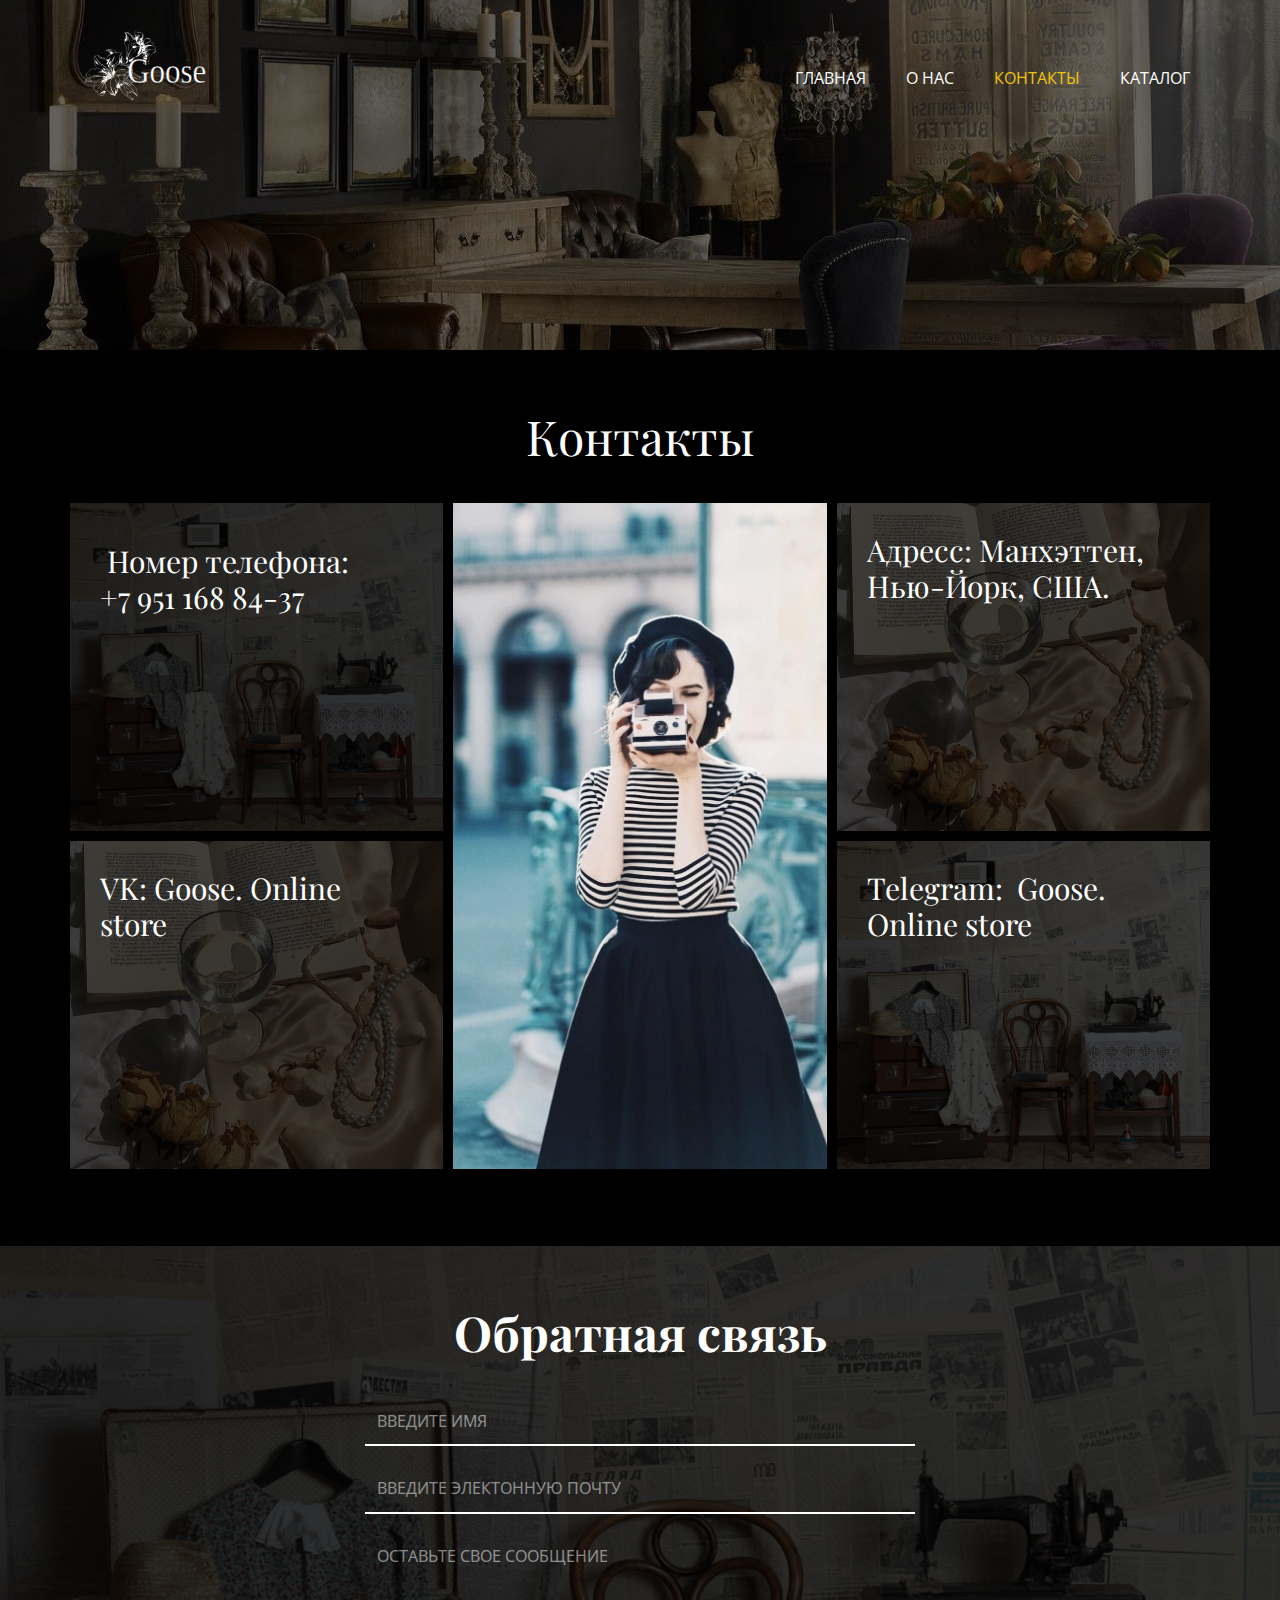
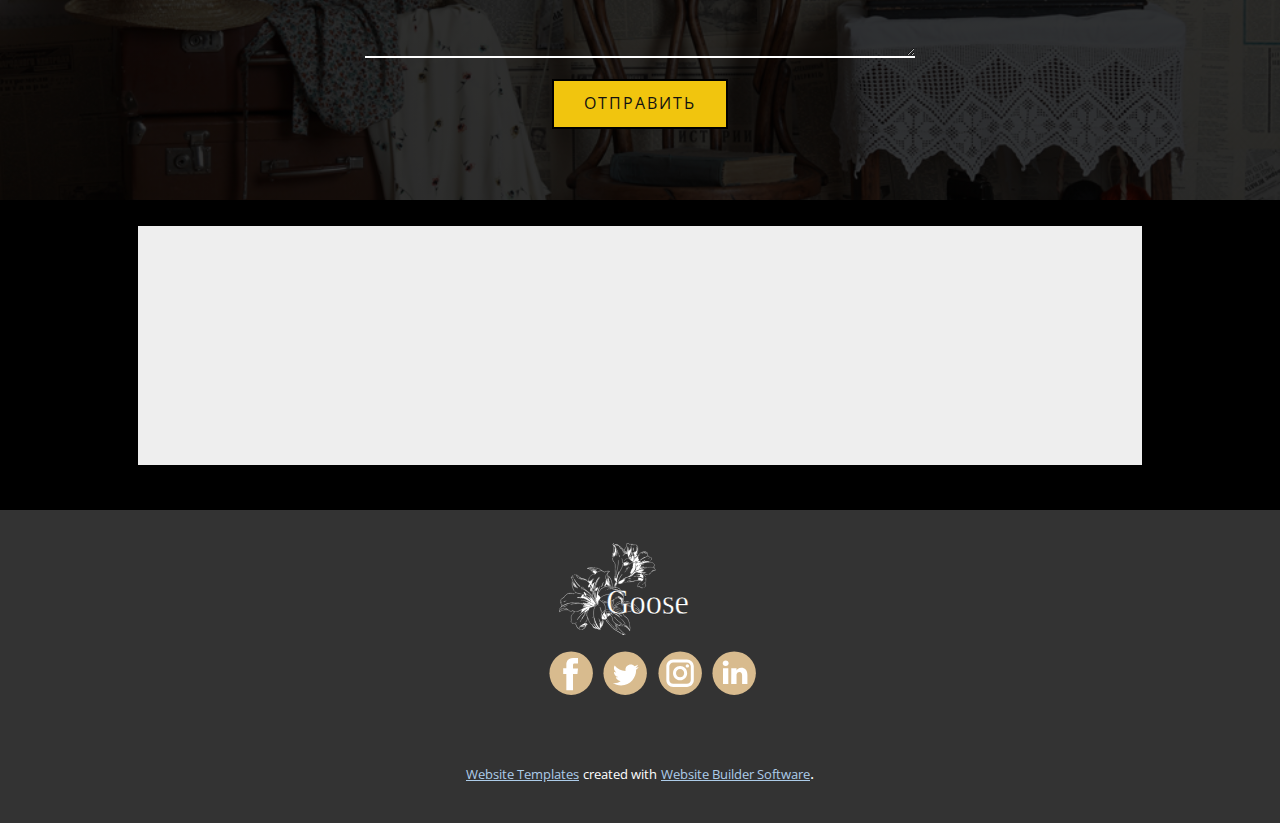
<file: Site1/Контакты.html>
<!DOCTYPE html>
<html style="font-size: 16px;" lang="ru"><head>
    <meta name="viewport" content="width=device-width, initial-scale=1.0">
    <meta charset="utf-8">
    <meta name="keywords" content="Контакты, Обратная связь">
    <meta name="description" content="">
    <title>Контакты</title>
    <link rel="stylesheet" href="nicepage.css" media="screen">
<link rel="stylesheet" href="Контакты.css" media="screen">
    <script class="u-script" type="text/javascript" src="jquery.js" defer=""></script>
    <script class="u-script" type="text/javascript" src="nicepage.js" defer=""></script>
    <meta name="generator" content="Nicepage 4.21.5, nicepage.com">
    <link id="u-theme-google-font" rel="stylesheet" href="https://fonts.googleapis.com/css?family=Roboto:100,100i,300,300i,400,400i,500,500i,700,700i,900,900i|Open+Sans:300,300i,400,400i,500,500i,600,600i,700,700i,800,800i">
    <link id="u-page-google-font" rel="stylesheet" href="https://fonts.googleapis.com/css?family=Playfair+Display:400,400i,500,500i,600,600i,700,700i,800,800i,900,900i">
    
    
    
    
    
    <script type="application/ld+json">{
		"@context": "http://schema.org",
		"@type": "Organization",
		"name": "",
		"logo": "images/log.svg",
		"sameAs": []
}</script>
    <meta name="theme-color" content="#478ac9">
    <meta property="og:title" content="Контакты">
    <meta property="og:type" content="website">
  </head>
  <body class="u-body u-overlap u-overlap-contrast u-overlap-transparent u-xl-mode" data-lang="ru"><header class="u-black u-clearfix u-header u-header" id="sec-b1cb"><div class="u-clearfix u-sheet u-sheet-1">
        <a href="https://nicepage.com" class="u-image u-logo u-image-1" data-image-width="89" data-image-height="50">
          <img src="images/log.svg" class="u-logo-image u-logo-image-1">
        </a>
        <nav class="u-menu u-menu-one-level u-offcanvas u-menu-1">
          <div class="menu-collapse" style="font-size: 1rem; letter-spacing: 0px; text-transform: uppercase;">
            <a class="u-button-style u-custom-left-right-menu-spacing u-custom-padding-bottom u-custom-text-active-color u-custom-text-decoration u-custom-text-hover-color u-custom-top-bottom-menu-spacing u-nav-link u-text-active-palette-1-base u-text-hover-palette-2-base" href="#">
              <svg class="u-svg-link" viewBox="0 0 24 24"><use xmlns:xlink="http://www.w3.org/1999/xlink" xlink:href="#menu-hamburger"></use></svg>
              <svg class="u-svg-content" version="1.1" id="menu-hamburger" viewBox="0 0 16 16" x="0px" y="0px" xmlns:xlink="http://www.w3.org/1999/xlink" xmlns="http://www.w3.org/2000/svg"><g><rect y="1" width="16" height="2"></rect><rect y="7" width="16" height="2"></rect><rect y="13" width="16" height="2"></rect>
</g></svg>
            </a>
          </div>
          <div class="u-custom-menu u-nav-container">
            <ul class="u-nav u-unstyled u-nav-1"><li class="u-nav-item"><a class="u-button-style u-nav-link u-text-active-palette-3-base u-text-hover-palette-3-light-1" href="Главная.html" style="padding: 10px 20px;">Главная</a>
</li><li class="u-nav-item"><a class="u-button-style u-nav-link u-text-active-palette-3-base u-text-hover-palette-3-light-1" href="О-нас.html" style="padding: 10px 20px;">О нас</a>
</li><li class="u-nav-item"><a class="u-button-style u-nav-link u-text-active-palette-3-base u-text-hover-palette-3-light-1" href="Контакты.html" style="padding: 10px 20px;">Контакты</a>
</li><li class="u-nav-item"><a class="u-button-style u-nav-link u-text-active-palette-3-base u-text-hover-palette-3-light-1" href="blog/blog.html" target="_blank" style="padding: 10px 20px;">Каталог</a>
</li></ul>
          </div>
          <div class="u-custom-menu u-nav-container-collapse">
            <div class="u-black u-container-style u-inner-container-layout u-opacity u-opacity-95 u-sidenav">
              <div class="u-inner-container-layout u-sidenav-overflow">
                <div class="u-menu-close"></div>
                <ul class="u-align-center u-nav u-popupmenu-items u-unstyled u-nav-2"><li class="u-nav-item"><a class="u-button-style u-nav-link" href="Главная.html">Главная</a>
</li><li class="u-nav-item"><a class="u-button-style u-nav-link" href="О-нас.html">О нас</a>
</li><li class="u-nav-item"><a class="u-button-style u-nav-link" href="Контакты.html">Контакты</a>
</li><li class="u-nav-item"><a class="u-button-style u-nav-link" href="blog/blog.html" target="_blank">Каталог</a>
</li></ul>
              </div>
            </div>
            <div class="u-black u-menu-overlay u-opacity u-opacity-70"></div>
          </div>
        </nav>
      </div></header>
    <section class="u-clearfix u-container-align-center u-image u-shading u-section-1" id="sec-16d3" data-image-width="1280" data-image-height="866">
      <div class="u-clearfix u-sheet u-sheet-1"></div>
    </section>
    <section class="u-align-center-lg u-align-center-md u-align-center-xl u-align-left-sm u-align-left-xs u-black u-clearfix u-section-2" data-image-width="2000" data-image-height="1333" id="sec-b65e">
      <div class="u-clearfix u-sheet u-sheet-1">
        <h1 class="u-custom-font u-font-playfair-display u-text u-text-default u-text-1">Контакты</h1>
        <div class="u-clearfix u-expanded-width u-gutter-10 u-layout-wrap u-layout-wrap-1">
          <div class="u-gutter-0 u-layout">
            <div class="u-layout-row">
              <div class="u-size-20 u-size-30-md">
                <div class="u-layout-col">
                  <div class="u-align-left u-container-style u-image u-layout-cell u-left-cell u-shading u-size-30 u-image-1" data-image-width="984" data-image-height="984">
                    <div class="u-container-layout u-container-layout-1">
                      <h3 class="u-custom-font u-font-playfair-display u-text u-text-default u-text-2">&nbsp;Номер телефона:&nbsp;<br>+7 951 168 84-37
                      </h3>
                    </div>
                  </div>
                  <div class="u-align-left u-container-style u-image u-layout-cell u-left-cell u-shading u-size-30 u-image-2" data-image-width="735" data-image-height="736">
                    <div class="u-container-layout u-container-layout-2">
                      <h3 class="u-custom-font u-font-playfair-display u-text u-text-default u-text-3">VK: Goose. Online store</h3>
                    </div>
                  </div>
                </div>
              </div>
              <div class="u-size-20 u-size-30-md">
                <div class="u-layout-row">
                  <div class="u-align-left u-container-style u-image u-layout-cell u-size-60 u-image-3" src="" data-image-width="1080" data-image-height="1350">
                    <div class="u-container-layout u-valign-top u-container-layout-3" src=""></div>
                  </div>
                </div>
              </div>
              <div class="u-size-20 u-size-60-md">
                <div class="u-layout-col">
                  <div class="u-align-left u-container-style u-image u-layout-cell u-right-cell u-shading u-size-30 u-image-4" data-image-width="735" data-image-height="736">
                    <div class="u-container-layout u-container-layout-4">
                      <h3 class="u-custom-font u-font-playfair-display u-text u-text-default u-text-4"> Адресс: Манхэттен, Нью-Йорк, США.</h3>
                    </div>
                  </div>
                  <div class="u-align-left u-container-style u-image u-layout-cell u-right-cell u-shading u-size-30 u-image-5" data-image-width="984" data-image-height="984">
                    <div class="u-container-layout u-container-layout-5">
                      <h3 class="u-custom-font u-font-playfair-display u-text u-text-default u-text-5"> Telegram:&nbsp; Goose. Online store</h3>
                    </div>
                  </div>
                </div>
              </div>
            </div>
          </div>
        </div>
      </div>
    </section>
    <section class="u-align-center u-clearfix u-image u-shading u-section-3" id="sec-563e" data-image-width="984" data-image-height="984">
      <div class="u-clearfix u-sheet u-sheet-1">
        <h1 class="u-custom-font u-font-playfair-display u-text u-text-default u-text-1">Обратная связь</h1>
        <div class="u-form u-form-1">
          <form action="https://forms.nicepagesrv.com/Form/Process" class="u-clearfix u-form-spacing-20 u-form-vertical u-inner-form" style="padding: 10px" source="email" name="form">
            <div class="u-form-group u-form-name u-label-none">
              <label for="name-3b9a" class="u-label">Name</label>
              <input type="text" placeholder="Введите имя" id="name-3b9a" name="name" class="u-border-2 u-border-no-left u-border-no-right u-border-no-top u-border-white u-input u-input-rectangle u-input-1" required="">
            </div>
            <div class="u-form-email u-form-group u-label-none">
              <label for="email-3b9a" class="u-label">Email</label>
              <input type="email" placeholder="Введите электонную почту" id="email-3b9a" name="email" class="u-border-2 u-border-no-left u-border-no-right u-border-no-top u-border-white u-input u-input-rectangle u-input-2" required="">
            </div>
            <div class="u-form-group u-form-message u-label-none">
              <label for="message-3b9a" class="u-label">Message</label>
              <textarea placeholder="Оставьте свое сообщение" rows="4" cols="50" id="message-3b9a" name="message" class="u-border-2 u-border-no-left u-border-no-right u-border-no-top u-border-white u-input u-input-rectangle u-input-3" required=""></textarea>
            </div>
            <div class="u-align-center u-form-group u-form-submit">
              <a href="#" class="u-border-2 u-border-black u-btn u-btn-submit u-button-style u-hover-palette-3-light-2 u-palette-3-base u-btn-1">Отправить</a>
              <input type="submit" value="submit" class="u-form-control-hidden">
            </div>
            <div class="u-form-send-message u-form-send-success"> Thank you! Your message has been sent. </div>
            <div class="u-form-send-error u-form-send-message"> Unable to send your message. Please fix errors then try again. </div>
            <input type="hidden" value="" name="recaptchaResponse">
            <input type="hidden" name="formServices" value="e2505b8f56b0f9379db369b3478be05a">
          </form>
        </div>
      </div>
    </section>
    <section class="u-black u-clearfix u-typography-custom-page-typography-12--Map u-section-4" id="sec-ace0">
      <div class="u-clearfix u-sheet u-sheet-1">
        <div class="u-grey-light-2 u-map u-map-1">
          <div class="embed-responsive">
            <iframe class="embed-responsive-item" src="//maps.google.com/maps?output=embed&amp;q=Manhattan&amp;t=m" data-map="[base64]"></iframe>
          </div>
        </div>
      </div>
    </section>
    
    
    <footer class="u-clearfix u-footer u-grey-80" id="sec-a817"><div class="u-clearfix u-sheet u-sheet-1">
        <a href="https://nicepage.com" class="u-image u-logo u-image-1" data-image-width="89" data-image-height="50">
          <img src="images/log1.svg" class="u-logo-image u-logo-image-1">
        </a>
        <div class="u-align-left u-social-icons u-spacing-10 u-social-icons-1">
          <a class="u-social-url" title="facebook" target="_blank" href=""><span class="u-icon u-social-facebook u-social-icon u-text-custom-color-1"><svg class="u-svg-link" preserveAspectRatio="xMidYMin slice" viewBox="0 0 112 112" style=""><use xmlns:xlink="http://www.w3.org/1999/xlink" xlink:href="#svg-473a"></use></svg><svg class="u-svg-content" viewBox="0 0 112 112" x="0" y="0" id="svg-473a"><circle fill="currentColor" cx="56.1" cy="56.1" r="55"></circle><path fill="#FFFFFF" d="M73.5,31.6h-9.1c-1.4,0-3.6,0.8-3.6,3.9v8.5h12.6L72,58.3H60.8v40.8H43.9V58.3h-8V43.9h8v-9.2
            c0-6.7,3.1-17,17-17h12.5v13.9H73.5z"></path></svg></span>
          </a>
          <a class="u-social-url" title="twitter" target="_blank" href=""><span class="u-icon u-social-icon u-social-twitter u-text-custom-color-1"><svg class="u-svg-link" preserveAspectRatio="xMidYMin slice" viewBox="0 0 112 112" style=""><use xmlns:xlink="http://www.w3.org/1999/xlink" xlink:href="#svg-f179"></use></svg><svg class="u-svg-content" viewBox="0 0 112 112" x="0" y="0" id="svg-f179"><circle fill="currentColor" class="st0" cx="56.1" cy="56.1" r="55"></circle><path fill="#FFFFFF" d="M83.8,47.3c0,0.6,0,1.2,0,1.7c0,17.7-13.5,38.2-38.2,38.2C38,87.2,31,85,25,81.2c1,0.1,2.1,0.2,3.2,0.2
            c6.3,0,12.1-2.1,16.7-5.7c-5.9-0.1-10.8-4-12.5-9.3c0.8,0.2,1.7,0.2,2.5,0.2c1.2,0,2.4-0.2,3.5-0.5c-6.1-1.2-10.8-6.7-10.8-13.1
            c0-0.1,0-0.1,0-0.2c1.8,1,3.9,1.6,6.1,1.7c-3.6-2.4-6-6.5-6-11.2c0-2.5,0.7-4.8,1.8-6.7c6.6,8.1,16.5,13.5,27.6,14
            c-0.2-1-0.3-2-0.3-3.1c0-7.4,6-13.4,13.4-13.4c3.9,0,7.3,1.6,9.8,4.2c3.1-0.6,5.9-1.7,8.5-3.3c-1,3.1-3.1,5.8-5.9,7.4
            c2.7-0.3,5.3-1,7.7-2.1C88.7,43,86.4,45.4,83.8,47.3z"></path></svg></span>
          </a>
          <a class="u-social-url" title="instagram" target="_blank" href=""><span class="u-icon u-social-icon u-social-instagram u-text-custom-color-1"><svg class="u-svg-link" preserveAspectRatio="xMidYMin slice" viewBox="0 0 112 112" style=""><use xmlns:xlink="http://www.w3.org/1999/xlink" xlink:href="#svg-ba65"></use></svg><svg class="u-svg-content" viewBox="0 0 112 112" x="0" y="0" id="svg-ba65"><circle fill="currentColor" cx="56.1" cy="56.1" r="55"></circle><path fill="#FFFFFF" d="M55.9,38.2c-9.9,0-17.9,8-17.9,17.9C38,66,46,74,55.9,74c9.9,0,17.9-8,17.9-17.9C73.8,46.2,65.8,38.2,55.9,38.2
            z M55.9,66.4c-5.7,0-10.3-4.6-10.3-10.3c-0.1-5.7,4.6-10.3,10.3-10.3c5.7,0,10.3,4.6,10.3,10.3C66.2,61.8,61.6,66.4,55.9,66.4z"></path><path fill="#FFFFFF" d="M74.3,33.5c-2.3,0-4.2,1.9-4.2,4.2s1.9,4.2,4.2,4.2s4.2-1.9,4.2-4.2S76.6,33.5,74.3,33.5z"></path><path fill="#FFFFFF" d="M73.1,21.3H38.6c-9.7,0-17.5,7.9-17.5,17.5v34.5c0,9.7,7.9,17.6,17.5,17.6h34.5c9.7,0,17.5-7.9,17.5-17.5V38.8
            C90.6,29.1,82.7,21.3,73.1,21.3z M83,73.3c0,5.5-4.5,9.9-9.9,9.9H38.6c-5.5,0-9.9-4.5-9.9-9.9V38.8c0-5.5,4.5-9.9,9.9-9.9h34.5
            c5.5,0,9.9,4.5,9.9,9.9V73.3z"></path></svg></span>
          </a>
          <a class="u-social-url" title="linkedin" target="_blank" href=""><span class="u-icon u-social-icon u-social-linkedin u-text-custom-color-1"><svg class="u-svg-link" preserveAspectRatio="xMidYMin slice" viewBox="0 0 112 112" style=""><use xmlns:xlink="http://www.w3.org/1999/xlink" xlink:href="#svg-2da4"></use></svg><svg class="u-svg-content" viewBox="0 0 112 112" x="0" y="0" id="svg-2da4"><circle fill="currentColor" cx="56.1" cy="56.1" r="55"></circle><path fill="#FFFFFF" d="M41.3,83.7H27.9V43.4h13.4V83.7z M34.6,37.9L34.6,37.9c-4.6,0-7.5-3.1-7.5-7c0-4,3-7,7.6-7s7.4,3,7.5,7
            C42.2,34.8,39.2,37.9,34.6,37.9z M89.6,83.7H76.2V62.2c0-5.4-1.9-9.1-6.8-9.1c-3.7,0-5.9,2.5-6.9,4.9c-0.4,0.9-0.4,2.1-0.4,3.3v22.5
            H48.7c0,0,0.2-36.5,0-40.3h13.4v5.7c1.8-2.7,5-6.7,12.1-6.7c8.8,0,15.4,5.8,15.4,18.1V83.7z"></path></svg></span>
          </a>
        </div>
      </div></footer>
    <section class="u-backlink u-clearfix u-grey-80">
      <a class="u-link" href="https://nicepage.com/website-templates" target="_blank">
        <span>Website Templates</span>
      </a>
      <p class="u-text">
        <span>created with</span>
      </p>
      <a class="u-link" href="" target="_blank">
        <span>Website Builder Software</span>
      </a>. 
    </section>
  
</body></html>
</file>
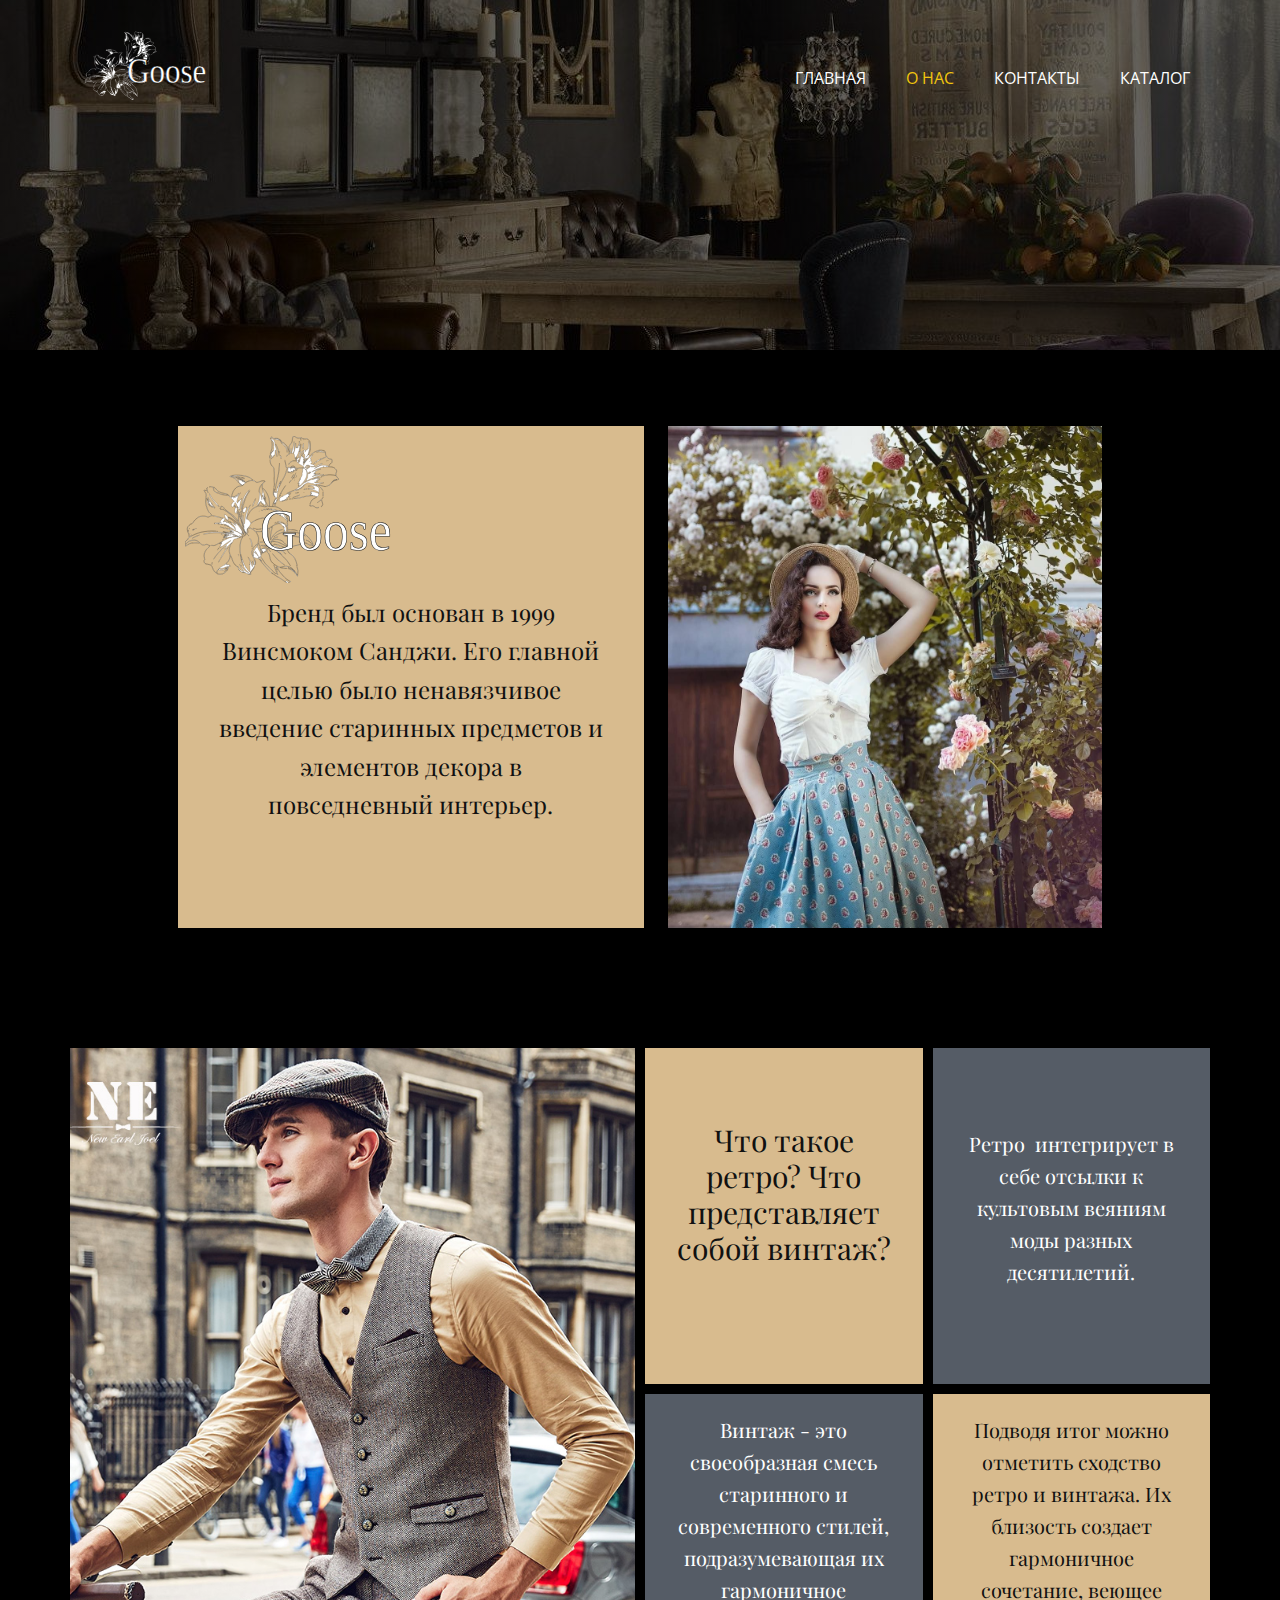
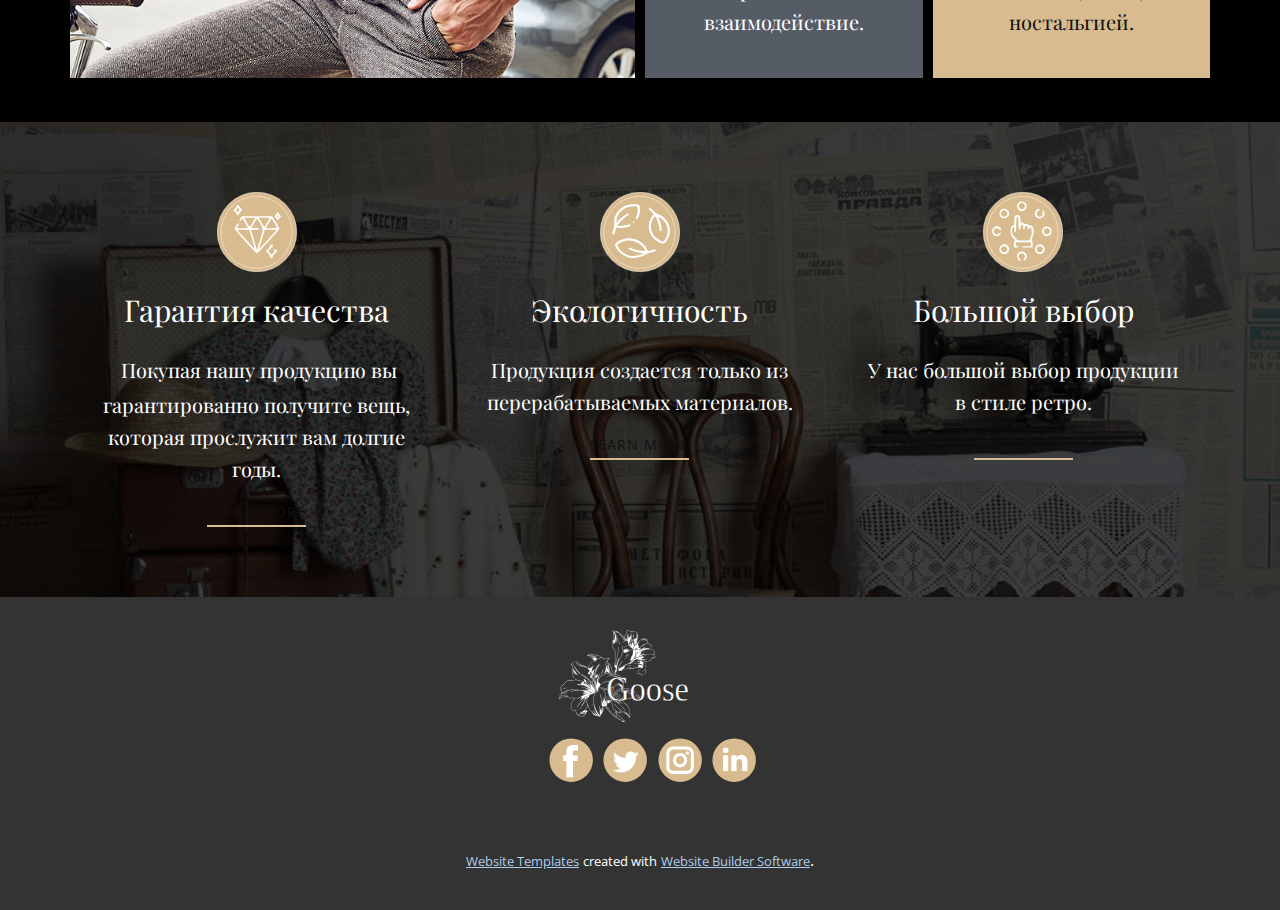
<file: Site1/О-нас.html>
<!DOCTYPE html>
<html style="font-size: 16px;" lang="ru"><head>
    <meta name="viewport" content="width=device-width, initial-scale=1.0">
    <meta charset="utf-8">
    <meta name="keywords" content="Sample Headline">
    <meta name="description" content="">
    <title>О нас</title>
    <link rel="stylesheet" href="nicepage.css" media="screen">
<link rel="stylesheet" href="О-нас.css" media="screen">
    <script class="u-script" type="text/javascript" src="jquery.js" defer=""></script>
    <script class="u-script" type="text/javascript" src="nicepage.js" defer=""></script>
    <meta name="generator" content="Nicepage 4.21.5, nicepage.com">
    <link id="u-theme-google-font" rel="stylesheet" href="https://fonts.googleapis.com/css?family=Roboto:100,100i,300,300i,400,400i,500,500i,700,700i,900,900i|Open+Sans:300,300i,400,400i,500,500i,600,600i,700,700i,800,800i">
    <link id="u-page-google-font" rel="stylesheet" href="https://fonts.googleapis.com/css?family=Playfair+Display:400,400i,500,500i,600,600i,700,700i,800,800i,900,900i">
    
    
    
    
    
    <script type="application/ld+json">{
		"@context": "http://schema.org",
		"@type": "Organization",
		"name": "",
		"logo": "images/log.svg",
		"sameAs": []
}</script>
    <meta name="theme-color" content="#478ac9">
    <meta property="og:title" content="О нас">
    <meta property="og:type" content="website">
  </head>
  <body class="u-body u-overlap u-overlap-contrast u-overlap-transparent u-xl-mode" data-lang="ru"><header class="u-black u-clearfix u-header u-header" id="sec-b1cb"><div class="u-clearfix u-sheet u-sheet-1">
        <a href="https://nicepage.com" class="u-image u-logo u-image-1" data-image-width="89" data-image-height="50">
          <img src="images/log.svg" class="u-logo-image u-logo-image-1">
        </a>
        <nav class="u-menu u-menu-one-level u-offcanvas u-menu-1">
          <div class="menu-collapse" style="font-size: 1rem; letter-spacing: 0px; text-transform: uppercase;">
            <a class="u-button-style u-custom-left-right-menu-spacing u-custom-padding-bottom u-custom-text-active-color u-custom-text-decoration u-custom-text-hover-color u-custom-top-bottom-menu-spacing u-nav-link u-text-active-palette-1-base u-text-hover-palette-2-base" href="#">
              <svg class="u-svg-link" viewBox="0 0 24 24"><use xmlns:xlink="http://www.w3.org/1999/xlink" xlink:href="#menu-hamburger"></use></svg>
              <svg class="u-svg-content" version="1.1" id="menu-hamburger" viewBox="0 0 16 16" x="0px" y="0px" xmlns:xlink="http://www.w3.org/1999/xlink" xmlns="http://www.w3.org/2000/svg"><g><rect y="1" width="16" height="2"></rect><rect y="7" width="16" height="2"></rect><rect y="13" width="16" height="2"></rect>
</g></svg>
            </a>
          </div>
          <div class="u-custom-menu u-nav-container">
            <ul class="u-nav u-unstyled u-nav-1"><li class="u-nav-item"><a class="u-button-style u-nav-link u-text-active-palette-3-base u-text-hover-palette-3-light-1" href="Главная.html" style="padding: 10px 20px;">Главная</a>
</li><li class="u-nav-item"><a class="u-button-style u-nav-link u-text-active-palette-3-base u-text-hover-palette-3-light-1" href="О-нас.html" style="padding: 10px 20px;">О нас</a>
</li><li class="u-nav-item"><a class="u-button-style u-nav-link u-text-active-palette-3-base u-text-hover-palette-3-light-1" href="Контакты.html" style="padding: 10px 20px;">Контакты</a>
</li><li class="u-nav-item"><a class="u-button-style u-nav-link u-text-active-palette-3-base u-text-hover-palette-3-light-1" href="blog/blog.html" target="_blank" style="padding: 10px 20px;">Каталог</a>
</li></ul>
          </div>
          <div class="u-custom-menu u-nav-container-collapse">
            <div class="u-black u-container-style u-inner-container-layout u-opacity u-opacity-95 u-sidenav">
              <div class="u-inner-container-layout u-sidenav-overflow">
                <div class="u-menu-close"></div>
                <ul class="u-align-center u-nav u-popupmenu-items u-unstyled u-nav-2"><li class="u-nav-item"><a class="u-button-style u-nav-link" href="Главная.html">Главная</a>
</li><li class="u-nav-item"><a class="u-button-style u-nav-link" href="О-нас.html">О нас</a>
</li><li class="u-nav-item"><a class="u-button-style u-nav-link" href="Контакты.html">Контакты</a>
</li><li class="u-nav-item"><a class="u-button-style u-nav-link" href="blog/blog.html" target="_blank">Каталог</a>
</li></ul>
              </div>
            </div>
            <div class="u-black u-menu-overlay u-opacity u-opacity-70"></div>
          </div>
        </nav>
      </div></header>
    <section class="u-clearfix u-container-align-center u-image u-shading u-section-1" id="sec-8e92" data-image-width="1280" data-image-height="866">
      <div class="u-clearfix u-sheet u-sheet-1"></div>
    </section>
    <section class="u-black u-clearfix u-section-2" id="sec-247e">
      <div class="u-clearfix u-sheet u-valign-middle u-sheet-1">
        <div class="u-clearfix u-gutter-24 u-layout-wrap u-layout-wrap-1">
          <div class="u-layout" style="">
            <div class="u-layout-row" style="">
              <div class="u-align-center u-container-style u-custom-color-1 u-layout-cell u-left-cell u-size-31 u-size-xs-60 u-layout-cell-1" src="">
                <div class="u-container-layout u-container-layout-1">
                  <img class="u-image u-image-contain u-image-default u-preserve-proportions u-image-1" src="images/log2.svg" alt="" data-image-width="89" data-image-height="50">
                  <p class="u-custom-font u-font-playfair-display u-text u-text-1">Бренд был основан в 1999 Винсмоком Санджи. Его главной целью было ненавязчивое введение старинных предметов и элементов декора в повседневный интерьер.</p>
                </div>
              </div>
              <div class="u-align-center u-container-style u-image u-layout-cell u-right-cell u-size-29 u-size-xs-60 u-image-2" src="" data-image-width="1080" data-image-height="1349">
                <div class="u-container-layout u-valign-middle u-container-layout-2" src=""></div>
              </div>
            </div>
          </div>
        </div>
      </div>
    </section>
    <section class="u-black u-clearfix u-section-3" id="sec-a28d">
      <div class="u-clearfix u-sheet u-sheet-1">
        <div class="u-clearfix u-expanded-width u-gutter-10 u-layout-wrap u-layout-wrap-1">
          <div class="u-layout">
            <div class="u-layout-row">
              <div class="u-size-30 u-size-60-md">
                <div class="u-layout-col">
                  <div class="u-container-style u-image u-layout-cell u-left-cell u-size-60 u-image-1" src="" data-image-width="800" data-image-height="800">
                    <div class="u-container-layout u-container-layout-1"></div>
                  </div>
                </div>
              </div>
              <div class="u-size-30 u-size-60-md">
                <div class="u-layout-col">
                  <div class="u-size-30">
                    <div class="u-layout-row">
                      <div class="u-align-center u-container-style u-custom-color-1 u-layout-cell u-size-30 u-layout-cell-2">
                        <div class="u-container-layout u-container-layout-2">
                          <h3 class="u-custom-font u-font-playfair-display u-text u-text-1">Что такое ретро? Что представляет собой винтаж?</h3>
                        </div>
                      </div>
                      <div class="u-align-center u-container-style u-layout-cell u-palette-5-dark-2 u-right-cell u-size-30 u-layout-cell-3">
                        <div class="u-container-layout u-container-layout-3">
                          <p class="u-custom-font u-font-playfair-display u-text u-text-2">Ретро ​ интегрирует в себе отсылки к культовым веяниям моды разных десятилетий. </p>
                        </div>
                      </div>
                    </div>
                  </div>
                  <div class="u-size-30">
                    <div class="u-layout-row">
                      <div class="u-align-center u-container-style u-layout-cell u-palette-5-dark-2 u-size-30 u-layout-cell-4">
                        <div class="u-container-layout u-container-layout-4">
                          <p class="u-custom-font u-font-playfair-display u-text u-text-3"> Винтаж - это своеобразная смесь старинного и современного стилей, подразумевающая их гармоничное взаимодействие.</p>
                        </div>
                      </div>
                      <div class="u-align-center u-container-style u-custom-color-1 u-layout-cell u-right-cell u-size-30 u-layout-cell-5">
                        <div class="u-container-layout u-container-layout-5">
                          <p class="u-custom-font u-font-playfair-display u-text u-text-4">Подводя итог можно отметить сходство ретро и винтажа. Их близость создает гармоничное сочетание, веющее ностальгией.</p>
                        </div>
                      </div>
                    </div>
                  </div>
                </div>
              </div>
            </div>
          </div>
        </div>
      </div>
    </section>
    <section class="u-align-center u-clearfix u-image u-shading u-section-4" id="sec-be37" data-image-width="984" data-image-height="984">
      <div class="u-align-left u-clearfix u-sheet u-sheet-1">
        <div class="u-expanded-width u-list u-list-1">
          <div class="u-repeater u-repeater-1">
            <div class="u-container-style u-list-item u-repeater-item">
              <div class="u-container-layout u-similar-container u-valign-top u-container-layout-1"><span class="u-file-icon u-icon u-icon-1"><img src="images/i1.svg" alt=""></span>
                <h3 class="u-align-center u-custom-font u-font-playfair-display u-text u-text-default u-text-1">Гарантия качества</h3>
                <p class="u-align-center u-custom-font u-font-playfair-display u-text u-text-2"><span class="u-icon"></span>&nbsp;Покупая нашу продукцию вы гарантированно получите вещь, которая прослужит вам долгие годы.
                </p>
                <a href="" class="u-active-none u-border-2 u-border-custom-color-1 u-btn u-button-style u-hover-none u-none u-text-body-color u-btn-1">learn more</a>
              </div>
            </div>
            <div class="u-align-center u-container-style u-list-item u-repeater-item">
              <div class="u-container-layout u-similar-container u-valign-top u-container-layout-2"><span class="u-file-icon u-icon u-icon-3"><img src="images/i2.svg" alt=""></span>
                <h3 class="u-align-center u-custom-font u-font-playfair-display u-text u-text-default u-text-3">Экологичность</h3>
                <p class="u-align-center u-custom-font u-font-playfair-display u-text u-text-4">Продукция создается только из перерабатываемых материалов.</p>
                <a href="" class="u-active-none u-border-2 u-border-custom-color-1 u-btn u-button-style u-hover-none u-none u-text-body-color u-btn-2">learn more</a>
              </div>
            </div>
            <div class="u-container-style u-list-item u-repeater-item">
              <div class="u-container-layout u-similar-container u-valign-top u-container-layout-3"><span class="u-file-icon u-icon u-icon-4"><img src="images/i3.svg" alt=""></span>
                <h3 class="u-align-center u-custom-font u-font-playfair-display u-text u-text-default u-text-5">Большой выбор</h3>
                <p class="u-align-center u-custom-font u-font-playfair-display u-text u-text-6">У нас большой выбор продукции в стиле ретро.</p>
                <a href="" class="u-active-none u-border-2 u-border-custom-color-1 u-btn u-button-style u-hover-none u-none u-text-body-color u-btn-3">learn more</a>
              </div>
            </div>
          </div>
        </div>
      </div>
    </section>
    
    
    <footer class="u-clearfix u-footer u-grey-80" id="sec-a817"><div class="u-clearfix u-sheet u-sheet-1">
        <a href="https://nicepage.com" class="u-image u-logo u-image-1" data-image-width="89" data-image-height="50">
          <img src="images/log1.svg" class="u-logo-image u-logo-image-1">
        </a>
        <div class="u-align-left u-social-icons u-spacing-10 u-social-icons-1">
          <a class="u-social-url" title="facebook" target="_blank" href=""><span class="u-icon u-social-facebook u-social-icon u-text-custom-color-1"><svg class="u-svg-link" preserveAspectRatio="xMidYMin slice" viewBox="0 0 112 112" style=""><use xmlns:xlink="http://www.w3.org/1999/xlink" xlink:href="#svg-473a"></use></svg><svg class="u-svg-content" viewBox="0 0 112 112" x="0" y="0" id="svg-473a"><circle fill="currentColor" cx="56.1" cy="56.1" r="55"></circle><path fill="#FFFFFF" d="M73.5,31.6h-9.1c-1.4,0-3.6,0.8-3.6,3.9v8.5h12.6L72,58.3H60.8v40.8H43.9V58.3h-8V43.9h8v-9.2
            c0-6.7,3.1-17,17-17h12.5v13.9H73.5z"></path></svg></span>
          </a>
          <a class="u-social-url" title="twitter" target="_blank" href=""><span class="u-icon u-social-icon u-social-twitter u-text-custom-color-1"><svg class="u-svg-link" preserveAspectRatio="xMidYMin slice" viewBox="0 0 112 112" style=""><use xmlns:xlink="http://www.w3.org/1999/xlink" xlink:href="#svg-f179"></use></svg><svg class="u-svg-content" viewBox="0 0 112 112" x="0" y="0" id="svg-f179"><circle fill="currentColor" class="st0" cx="56.1" cy="56.1" r="55"></circle><path fill="#FFFFFF" d="M83.8,47.3c0,0.6,0,1.2,0,1.7c0,17.7-13.5,38.2-38.2,38.2C38,87.2,31,85,25,81.2c1,0.1,2.1,0.2,3.2,0.2
            c6.3,0,12.1-2.1,16.7-5.7c-5.9-0.1-10.8-4-12.5-9.3c0.8,0.2,1.7,0.2,2.5,0.2c1.2,0,2.4-0.2,3.5-0.5c-6.1-1.2-10.8-6.7-10.8-13.1
            c0-0.1,0-0.1,0-0.2c1.8,1,3.9,1.6,6.1,1.7c-3.6-2.4-6-6.5-6-11.2c0-2.5,0.7-4.8,1.8-6.7c6.6,8.1,16.5,13.5,27.6,14
            c-0.2-1-0.3-2-0.3-3.1c0-7.4,6-13.4,13.4-13.4c3.9,0,7.3,1.6,9.8,4.2c3.1-0.6,5.9-1.7,8.5-3.3c-1,3.1-3.1,5.8-5.9,7.4
            c2.7-0.3,5.3-1,7.7-2.1C88.7,43,86.4,45.4,83.8,47.3z"></path></svg></span>
          </a>
          <a class="u-social-url" title="instagram" target="_blank" href=""><span class="u-icon u-social-icon u-social-instagram u-text-custom-color-1"><svg class="u-svg-link" preserveAspectRatio="xMidYMin slice" viewBox="0 0 112 112" style=""><use xmlns:xlink="http://www.w3.org/1999/xlink" xlink:href="#svg-ba65"></use></svg><svg class="u-svg-content" viewBox="0 0 112 112" x="0" y="0" id="svg-ba65"><circle fill="currentColor" cx="56.1" cy="56.1" r="55"></circle><path fill="#FFFFFF" d="M55.9,38.2c-9.9,0-17.9,8-17.9,17.9C38,66,46,74,55.9,74c9.9,0,17.9-8,17.9-17.9C73.8,46.2,65.8,38.2,55.9,38.2
            z M55.9,66.4c-5.7,0-10.3-4.6-10.3-10.3c-0.1-5.7,4.6-10.3,10.3-10.3c5.7,0,10.3,4.6,10.3,10.3C66.2,61.8,61.6,66.4,55.9,66.4z"></path><path fill="#FFFFFF" d="M74.3,33.5c-2.3,0-4.2,1.9-4.2,4.2s1.9,4.2,4.2,4.2s4.2-1.9,4.2-4.2S76.6,33.5,74.3,33.5z"></path><path fill="#FFFFFF" d="M73.1,21.3H38.6c-9.7,0-17.5,7.9-17.5,17.5v34.5c0,9.7,7.9,17.6,17.5,17.6h34.5c9.7,0,17.5-7.9,17.5-17.5V38.8
            C90.6,29.1,82.7,21.3,73.1,21.3z M83,73.3c0,5.5-4.5,9.9-9.9,9.9H38.6c-5.5,0-9.9-4.5-9.9-9.9V38.8c0-5.5,4.5-9.9,9.9-9.9h34.5
            c5.5,0,9.9,4.5,9.9,9.9V73.3z"></path></svg></span>
          </a>
          <a class="u-social-url" title="linkedin" target="_blank" href=""><span class="u-icon u-social-icon u-social-linkedin u-text-custom-color-1"><svg class="u-svg-link" preserveAspectRatio="xMidYMin slice" viewBox="0 0 112 112" style=""><use xmlns:xlink="http://www.w3.org/1999/xlink" xlink:href="#svg-2da4"></use></svg><svg class="u-svg-content" viewBox="0 0 112 112" x="0" y="0" id="svg-2da4"><circle fill="currentColor" cx="56.1" cy="56.1" r="55"></circle><path fill="#FFFFFF" d="M41.3,83.7H27.9V43.4h13.4V83.7z M34.6,37.9L34.6,37.9c-4.6,0-7.5-3.1-7.5-7c0-4,3-7,7.6-7s7.4,3,7.5,7
            C42.2,34.8,39.2,37.9,34.6,37.9z M89.6,83.7H76.2V62.2c0-5.4-1.9-9.1-6.8-9.1c-3.7,0-5.9,2.5-6.9,4.9c-0.4,0.9-0.4,2.1-0.4,3.3v22.5
            H48.7c0,0,0.2-36.5,0-40.3h13.4v5.7c1.8-2.7,5-6.7,12.1-6.7c8.8,0,15.4,5.8,15.4,18.1V83.7z"></path></svg></span>
          </a>
        </div>
      </div></footer>
    <section class="u-backlink u-clearfix u-grey-80">
      <a class="u-link" href="https://nicepage.com/website-templates" target="_blank">
        <span>Website Templates</span>
      </a>
      <p class="u-text">
        <span>created with</span>
      </p>
      <a class="u-link" href="" target="_blank">
        <span>Website Builder Software</span>
      </a>. 
    </section>
  
</body></html>
</file>
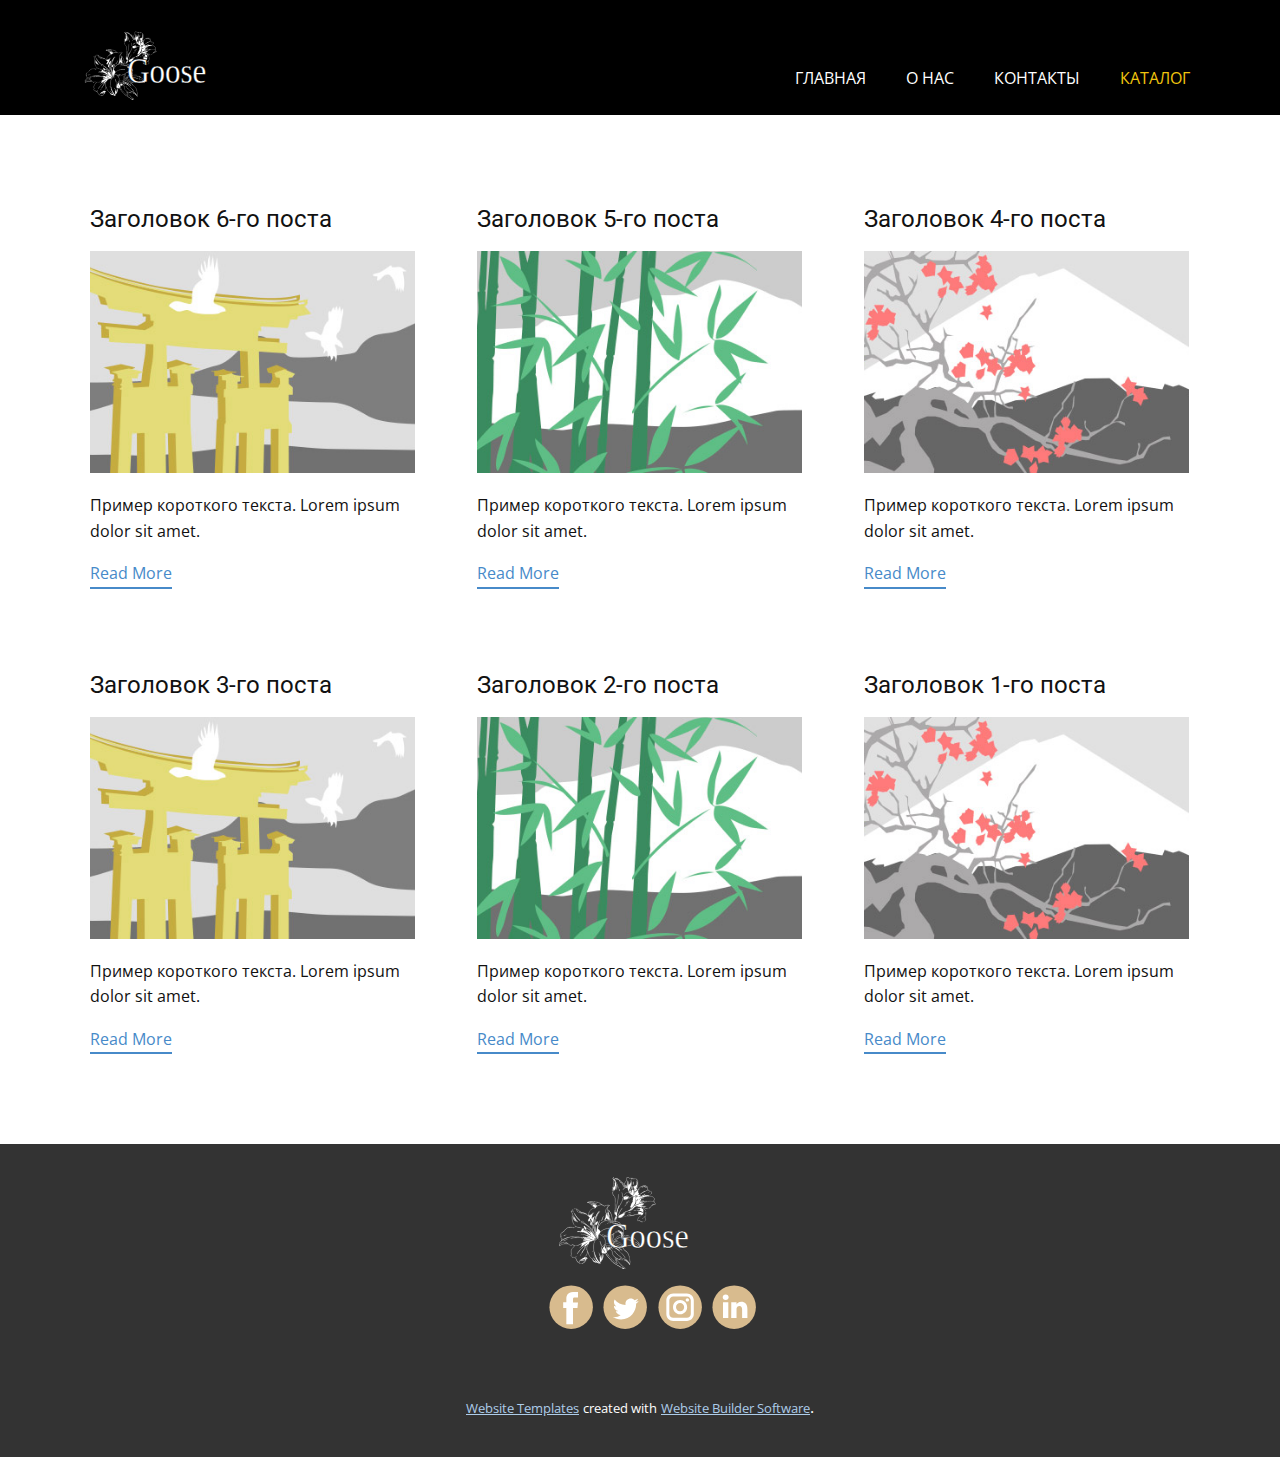
<file: Site1/blog/blog.html>
<!DOCTYPE html>
<html style="font-size: 16px;" lang="ru"><head>
    <meta name="viewport" content="width=device-width, initial-scale=1.0">
    <meta charset="utf-8">
    <meta name="keywords" content="">
    <meta name="description" content="">
    <title>Blog Template</title>
    <link rel="stylesheet" href="../nicepage.css" media="screen">
<link rel="stylesheet" href="../Blog-Template.css" media="screen">
    <script class="u-script" type="text/javascript" src="../jquery.js" defer=""></script>
    <script class="u-script" type="text/javascript" src="../nicepage.js" defer=""></script>
    <meta name="generator" content="Nicepage 4.21.5, nicepage.com">
    <link id="u-theme-google-font" rel="stylesheet" href="https://fonts.googleapis.com/css?family=Roboto:100,100i,300,300i,400,400i,500,500i,700,700i,900,900i|Open+Sans:300,300i,400,400i,500,500i,600,600i,700,700i,800,800i">
    
    
    <script type="application/ld+json">{
		"@context": "http://schema.org",
		"@type": "Organization",
		"name": "",
		"logo": "images/log.svg",
		"sameAs": []
}</script>
    <meta name="theme-color" content="#478ac9">
  </head>
  <body class="u-body u-xl-mode" data-lang="ru"><header class="u-black u-clearfix u-header u-header" id="sec-b1cb"><div class="u-clearfix u-sheet u-sheet-1">
        <a href="https://nicepage.com" class="u-image u-logo u-image-1" data-image-width="89" data-image-height="50">
          <img src="../images/log.svg" class="u-logo-image u-logo-image-1">
        </a>
        <nav class="u-menu u-menu-one-level u-offcanvas u-menu-1">
          <div class="menu-collapse" style="font-size: 1rem; letter-spacing: 0px; text-transform: uppercase;">
            <a class="u-button-style u-custom-left-right-menu-spacing u-custom-padding-bottom u-custom-text-active-color u-custom-text-decoration u-custom-text-hover-color u-custom-top-bottom-menu-spacing u-nav-link u-text-active-palette-1-base u-text-hover-palette-2-base" href="#">
              <svg class="u-svg-link" viewBox="0 0 24 24"><use xmlns:xlink="http://www.w3.org/1999/xlink" xlink:href="#menu-hamburger"></use></svg>
              <svg class="u-svg-content" version="1.1" id="menu-hamburger" viewBox="0 0 16 16" x="0px" y="0px" xmlns:xlink="http://www.w3.org/1999/xlink" xmlns="http://www.w3.org/2000/svg"><g><rect y="1" width="16" height="2"></rect><rect y="7" width="16" height="2"></rect><rect y="13" width="16" height="2"></rect>
</g></svg>
            </a>
          </div>
          <div class="u-custom-menu u-nav-container">
            <ul class="u-nav u-unstyled u-nav-1"><li class="u-nav-item"><a class="u-button-style u-nav-link u-text-active-palette-3-base u-text-hover-palette-3-light-1" href="../Главная.html" style="padding: 10px 20px;">Главная</a>
</li><li class="u-nav-item"><a class="u-button-style u-nav-link u-text-active-palette-3-base u-text-hover-palette-3-light-1" href="../О-нас.html" style="padding: 10px 20px;">О нас</a>
</li><li class="u-nav-item"><a class="u-button-style u-nav-link u-text-active-palette-3-base u-text-hover-palette-3-light-1" href="../Контакты.html" style="padding: 10px 20px;">Контакты</a>
</li><li class="u-nav-item"><a class="u-button-style u-nav-link u-text-active-palette-3-base u-text-hover-palette-3-light-1" href="../blog/blog.html" target="_blank" style="padding: 10px 20px;">Каталог</a>
</li></ul>
          </div>
          <div class="u-custom-menu u-nav-container-collapse">
            <div class="u-black u-container-style u-inner-container-layout u-opacity u-opacity-95 u-sidenav">
              <div class="u-inner-container-layout u-sidenav-overflow">
                <div class="u-menu-close"></div>
                <ul class="u-align-center u-nav u-popupmenu-items u-unstyled u-nav-2"><li class="u-nav-item"><a class="u-button-style u-nav-link" href="../Главная.html">Главная</a>
</li><li class="u-nav-item"><a class="u-button-style u-nav-link" href="../О-нас.html">О нас</a>
</li><li class="u-nav-item"><a class="u-button-style u-nav-link" href="../Контакты.html">Контакты</a>
</li><li class="u-nav-item"><a class="u-button-style u-nav-link" href="../blog/blog.html" target="_blank">Каталог</a>
</li></ul>
              </div>
            </div>
            <div class="u-black u-menu-overlay u-opacity u-opacity-70"></div>
          </div>
        </nav>
      </div></header>
    <section class="u-clearfix u-section-1" id="sec-e410">
      <div class="u-clearfix u-sheet u-valign-middle u-sheet-1"><!--blog--><!--blog_options_json--><!--{"type":"Recent","source":"","tags":"","count":""}--><!--/blog_options_json-->
        <div class="u-blog u-expanded-width u-repeater u-repeater-1"><!--blog_post-->
          <div class="u-blog-post u-container-style u-repeater-item u-white u-repeater-item-1">
            <div class="u-container-layout u-similar-container u-valign-top u-container-layout-1"><!--blog_post_header-->
              <h4 class="u-blog-control u-text u-text-1">
                <a class="u-post-header-link" href="../blog/пост-5.html">Заголовок 6-го поста</a>
              </h4><!--/blog_post_header--><!--blog_post_image-->
              <a class="u-post-header-link" href="../blog/пост-5.html"><img alt="" class="u-blog-control u-expanded-width u-image u-image-default u-image-1" src="../images/8ad73f3c.jpeg"></a><!--/blog_post_image--><!--blog_post_content-->
              <div class="u-blog-control u-post-content u-text u-text-2 fr-view">Пример короткого текста. Lorem ipsum dolor sit amet.</div><!--/blog_post_content--><!--blog_post_readmore-->
              <a href="../blog/пост-5.html" class="u-blog-control u-border-2 u-border-palette-1-base u-btn u-btn-rectangle u-button-style u-none u-btn-1"><!--blog_post_readmore_content--><!--options_json--><!--{"content":"Read More","defaultValue":"Читать дальше"}--><!--/options_json-->Read More<!--/blog_post_readmore_content--></a><!--/blog_post_readmore-->
            </div>
          </div><div class="u-blog-post u-container-style u-repeater-item u-video-cover u-white">
            <div class="u-container-layout u-similar-container u-valign-top u-container-layout-2"><!--blog_post_header-->
              <h4 class="u-blog-control u-text u-text-3">
                <a class="u-post-header-link" href="../blog/пост-4.html">Заголовок 5-го поста</a>
              </h4><!--/blog_post_header--><!--blog_post_image-->
              <a class="u-post-header-link" href="../blog/пост-4.html"><img alt="" class="u-blog-control u-expanded-width u-image u-image-default u-image-2" src="../images/68f64b9d.jpeg"></a><!--/blog_post_image--><!--blog_post_content-->
              <div class="u-blog-control u-post-content u-text u-text-4 fr-view">Пример короткого текста. Lorem ipsum dolor sit amet.</div><!--/blog_post_content--><!--blog_post_readmore-->
              <a href="../blog/пост-4.html" class="u-blog-control u-border-2 u-border-palette-1-base u-btn u-btn-rectangle u-button-style u-none u-btn-2"><!--blog_post_readmore_content--><!--options_json--><!--{"content":"Read More","defaultValue":"Читать дальше"}--><!--/options_json-->Read More<!--/blog_post_readmore_content--></a><!--/blog_post_readmore-->
            </div>
          </div><div class="u-blog-post u-container-style u-repeater-item u-video-cover u-white">
            <div class="u-container-layout u-similar-container u-valign-top u-container-layout-3"><!--blog_post_header-->
              <h4 class="u-blog-control u-text u-text-5">
                <a class="u-post-header-link" href="../blog/пост-3.html">Заголовок 4-го поста</a>
              </h4><!--/blog_post_header--><!--blog_post_image-->
              <a class="u-post-header-link" href="../blog/пост-3.html"><img alt="" class="u-blog-control u-expanded-width u-image u-image-default u-image-3" src="../images/0fd3416c.jpeg"></a><!--/blog_post_image--><!--blog_post_content-->
              <div class="u-blog-control u-post-content u-text u-text-6 fr-view">Пример короткого текста. Lorem ipsum dolor sit amet.</div><!--/blog_post_content--><!--blog_post_readmore-->
              <a href="../blog/пост-3.html" class="u-blog-control u-border-2 u-border-palette-1-base u-btn u-btn-rectangle u-button-style u-none u-btn-3"><!--blog_post_readmore_content--><!--options_json--><!--{"content":"Read More","defaultValue":"Читать дальше"}--><!--/options_json-->Read More<!--/blog_post_readmore_content--></a><!--/blog_post_readmore-->
            </div>
          </div><div class="u-blog-post u-container-style u-repeater-item u-white u-repeater-item-1">
            <div class="u-container-layout u-similar-container u-valign-top u-container-layout-1"><!--blog_post_header-->
              <h4 class="u-blog-control u-text u-text-1">
                <a class="u-post-header-link" href="../blog/пост-2.html">Заголовок 3-го поста</a>
              </h4><!--/blog_post_header--><!--blog_post_image-->
              <a class="u-post-header-link" href="../blog/пост-2.html"><img alt="" class="u-blog-control u-expanded-width u-image u-image-default u-image-1" src="../images/8ad73f3c.jpeg"></a><!--/blog_post_image--><!--blog_post_content-->
              <div class="u-blog-control u-post-content u-text u-text-2 fr-view">Пример короткого текста. Lorem ipsum dolor sit amet.</div><!--/blog_post_content--><!--blog_post_readmore-->
              <a href="../blog/пост-2.html" class="u-blog-control u-border-2 u-border-palette-1-base u-btn u-btn-rectangle u-button-style u-none u-btn-1"><!--blog_post_readmore_content--><!--options_json--><!--{"content":"Read More","defaultValue":"Читать дальше"}--><!--/options_json-->Read More<!--/blog_post_readmore_content--></a><!--/blog_post_readmore-->
            </div>
          </div><div class="u-blog-post u-container-style u-repeater-item u-video-cover u-white">
            <div class="u-container-layout u-similar-container u-valign-top u-container-layout-2"><!--blog_post_header-->
              <h4 class="u-blog-control u-text u-text-3">
                <a class="u-post-header-link" href="../blog/пост-1.html">Заголовок 2-го поста</a>
              </h4><!--/blog_post_header--><!--blog_post_image-->
              <a class="u-post-header-link" href="../blog/пост-1.html"><img alt="" class="u-blog-control u-expanded-width u-image u-image-default u-image-2" src="../images/68f64b9d.jpeg"></a><!--/blog_post_image--><!--blog_post_content-->
              <div class="u-blog-control u-post-content u-text u-text-4 fr-view">Пример короткого текста. Lorem ipsum dolor sit amet.</div><!--/blog_post_content--><!--blog_post_readmore-->
              <a href="../blog/пост-1.html" class="u-blog-control u-border-2 u-border-palette-1-base u-btn u-btn-rectangle u-button-style u-none u-btn-2"><!--blog_post_readmore_content--><!--options_json--><!--{"content":"Read More","defaultValue":"Читать дальше"}--><!--/options_json-->Read More<!--/blog_post_readmore_content--></a><!--/blog_post_readmore-->
            </div>
          </div><div class="u-blog-post u-container-style u-repeater-item u-video-cover u-white">
            <div class="u-container-layout u-similar-container u-valign-top u-container-layout-3"><!--blog_post_header-->
              <h4 class="u-blog-control u-text u-text-5">
                <a class="u-post-header-link" href="../blog/пост.html">Заголовок 1-го поста</a>
              </h4><!--/blog_post_header--><!--blog_post_image-->
              <a class="u-post-header-link" href="../blog/пост.html"><img alt="" class="u-blog-control u-expanded-width u-image u-image-default u-image-3" src="../images/0fd3416c.jpeg"></a><!--/blog_post_image--><!--blog_post_content-->
              <div class="u-blog-control u-post-content u-text u-text-6 fr-view">Пример короткого текста. Lorem ipsum dolor sit amet.</div><!--/blog_post_content--><!--blog_post_readmore-->
              <a href="../blog/пост.html" class="u-blog-control u-border-2 u-border-palette-1-base u-btn u-btn-rectangle u-button-style u-none u-btn-3"><!--blog_post_readmore_content--><!--options_json--><!--{"content":"Read More","defaultValue":"Читать дальше"}--><!--/options_json-->Read More<!--/blog_post_readmore_content--></a><!--/blog_post_readmore-->
            </div>
          </div><!--/blog_post--><!--blog_post-->
          <!--/blog_post--><!--blog_post-->
          <!--/blog_post-->
        </div><!--/blog-->
      </div>
    </section>
    
    
    <footer class="u-clearfix u-footer u-grey-80" id="sec-a817"><div class="u-clearfix u-sheet u-sheet-1">
        <a href="https://nicepage.com" class="u-image u-logo u-image-1" data-image-width="89" data-image-height="50">
          <img src="../images/log1.svg" class="u-logo-image u-logo-image-1">
        </a>
        <div class="u-align-left u-social-icons u-spacing-10 u-social-icons-1">
          <a class="u-social-url" title="facebook" target="_blank" href=""><span class="u-icon u-social-facebook u-social-icon u-text-custom-color-1"><svg class="u-svg-link" preserveAspectRatio="xMidYMin slice" viewBox="0 0 112 112" style=""><use xmlns:xlink="http://www.w3.org/1999/xlink" xlink:href="#svg-473a"></use></svg><svg class="u-svg-content" viewBox="0 0 112 112" x="0" y="0" id="svg-473a"><circle fill="currentColor" cx="56.1" cy="56.1" r="55"></circle><path fill="#FFFFFF" d="M73.5,31.6h-9.1c-1.4,0-3.6,0.8-3.6,3.9v8.5h12.6L72,58.3H60.8v40.8H43.9V58.3h-8V43.9h8v-9.2
            c0-6.7,3.1-17,17-17h12.5v13.9H73.5z"></path></svg></span>
          </a>
          <a class="u-social-url" title="twitter" target="_blank" href=""><span class="u-icon u-social-icon u-social-twitter u-text-custom-color-1"><svg class="u-svg-link" preserveAspectRatio="xMidYMin slice" viewBox="0 0 112 112" style=""><use xmlns:xlink="http://www.w3.org/1999/xlink" xlink:href="#svg-f179"></use></svg><svg class="u-svg-content" viewBox="0 0 112 112" x="0" y="0" id="svg-f179"><circle fill="currentColor" class="st0" cx="56.1" cy="56.1" r="55"></circle><path fill="#FFFFFF" d="M83.8,47.3c0,0.6,0,1.2,0,1.7c0,17.7-13.5,38.2-38.2,38.2C38,87.2,31,85,25,81.2c1,0.1,2.1,0.2,3.2,0.2
            c6.3,0,12.1-2.1,16.7-5.7c-5.9-0.1-10.8-4-12.5-9.3c0.8,0.2,1.7,0.2,2.5,0.2c1.2,0,2.4-0.2,3.5-0.5c-6.1-1.2-10.8-6.7-10.8-13.1
            c0-0.1,0-0.1,0-0.2c1.8,1,3.9,1.6,6.1,1.7c-3.6-2.4-6-6.5-6-11.2c0-2.5,0.7-4.8,1.8-6.7c6.6,8.1,16.5,13.5,27.6,14
            c-0.2-1-0.3-2-0.3-3.1c0-7.4,6-13.4,13.4-13.4c3.9,0,7.3,1.6,9.8,4.2c3.1-0.6,5.9-1.7,8.5-3.3c-1,3.1-3.1,5.8-5.9,7.4
            c2.7-0.3,5.3-1,7.7-2.1C88.7,43,86.4,45.4,83.8,47.3z"></path></svg></span>
          </a>
          <a class="u-social-url" title="instagram" target="_blank" href=""><span class="u-icon u-social-icon u-social-instagram u-text-custom-color-1"><svg class="u-svg-link" preserveAspectRatio="xMidYMin slice" viewBox="0 0 112 112" style=""><use xmlns:xlink="http://www.w3.org/1999/xlink" xlink:href="#svg-ba65"></use></svg><svg class="u-svg-content" viewBox="0 0 112 112" x="0" y="0" id="svg-ba65"><circle fill="currentColor" cx="56.1" cy="56.1" r="55"></circle><path fill="#FFFFFF" d="M55.9,38.2c-9.9,0-17.9,8-17.9,17.9C38,66,46,74,55.9,74c9.9,0,17.9-8,17.9-17.9C73.8,46.2,65.8,38.2,55.9,38.2
            z M55.9,66.4c-5.7,0-10.3-4.6-10.3-10.3c-0.1-5.7,4.6-10.3,10.3-10.3c5.7,0,10.3,4.6,10.3,10.3C66.2,61.8,61.6,66.4,55.9,66.4z"></path><path fill="#FFFFFF" d="M74.3,33.5c-2.3,0-4.2,1.9-4.2,4.2s1.9,4.2,4.2,4.2s4.2-1.9,4.2-4.2S76.6,33.5,74.3,33.5z"></path><path fill="#FFFFFF" d="M73.1,21.3H38.6c-9.7,0-17.5,7.9-17.5,17.5v34.5c0,9.7,7.9,17.6,17.5,17.6h34.5c9.7,0,17.5-7.9,17.5-17.5V38.8
            C90.6,29.1,82.7,21.3,73.1,21.3z M83,73.3c0,5.5-4.5,9.9-9.9,9.9H38.6c-5.5,0-9.9-4.5-9.9-9.9V38.8c0-5.5,4.5-9.9,9.9-9.9h34.5
            c5.5,0,9.9,4.5,9.9,9.9V73.3z"></path></svg></span>
          </a>
          <a class="u-social-url" title="linkedin" target="_blank" href=""><span class="u-icon u-social-icon u-social-linkedin u-text-custom-color-1"><svg class="u-svg-link" preserveAspectRatio="xMidYMin slice" viewBox="0 0 112 112" style=""><use xmlns:xlink="http://www.w3.org/1999/xlink" xlink:href="#svg-2da4"></use></svg><svg class="u-svg-content" viewBox="0 0 112 112" x="0" y="0" id="svg-2da4"><circle fill="currentColor" cx="56.1" cy="56.1" r="55"></circle><path fill="#FFFFFF" d="M41.3,83.7H27.9V43.4h13.4V83.7z M34.6,37.9L34.6,37.9c-4.6,0-7.5-3.1-7.5-7c0-4,3-7,7.6-7s7.4,3,7.5,7
            C42.2,34.8,39.2,37.9,34.6,37.9z M89.6,83.7H76.2V62.2c0-5.4-1.9-9.1-6.8-9.1c-3.7,0-5.9,2.5-6.9,4.9c-0.4,0.9-0.4,2.1-0.4,3.3v22.5
            H48.7c0,0,0.2-36.5,0-40.3h13.4v5.7c1.8-2.7,5-6.7,12.1-6.7c8.8,0,15.4,5.8,15.4,18.1V83.7z"></path></svg></span>
          </a>
        </div>
      </div></footer>
    <section class="u-backlink u-clearfix u-grey-80">
      <a class="u-link" href="https://nicepage.com/website-templates" target="_blank">
        <span>Website Templates</span>
      </a>
      <p class="u-text">
        <span>created with</span>
      </p>
      <a class="u-link" href="" target="_blank">
        <span>Website Builder Software</span>
      </a>. 
    </section>
  
</body></html>
</file>
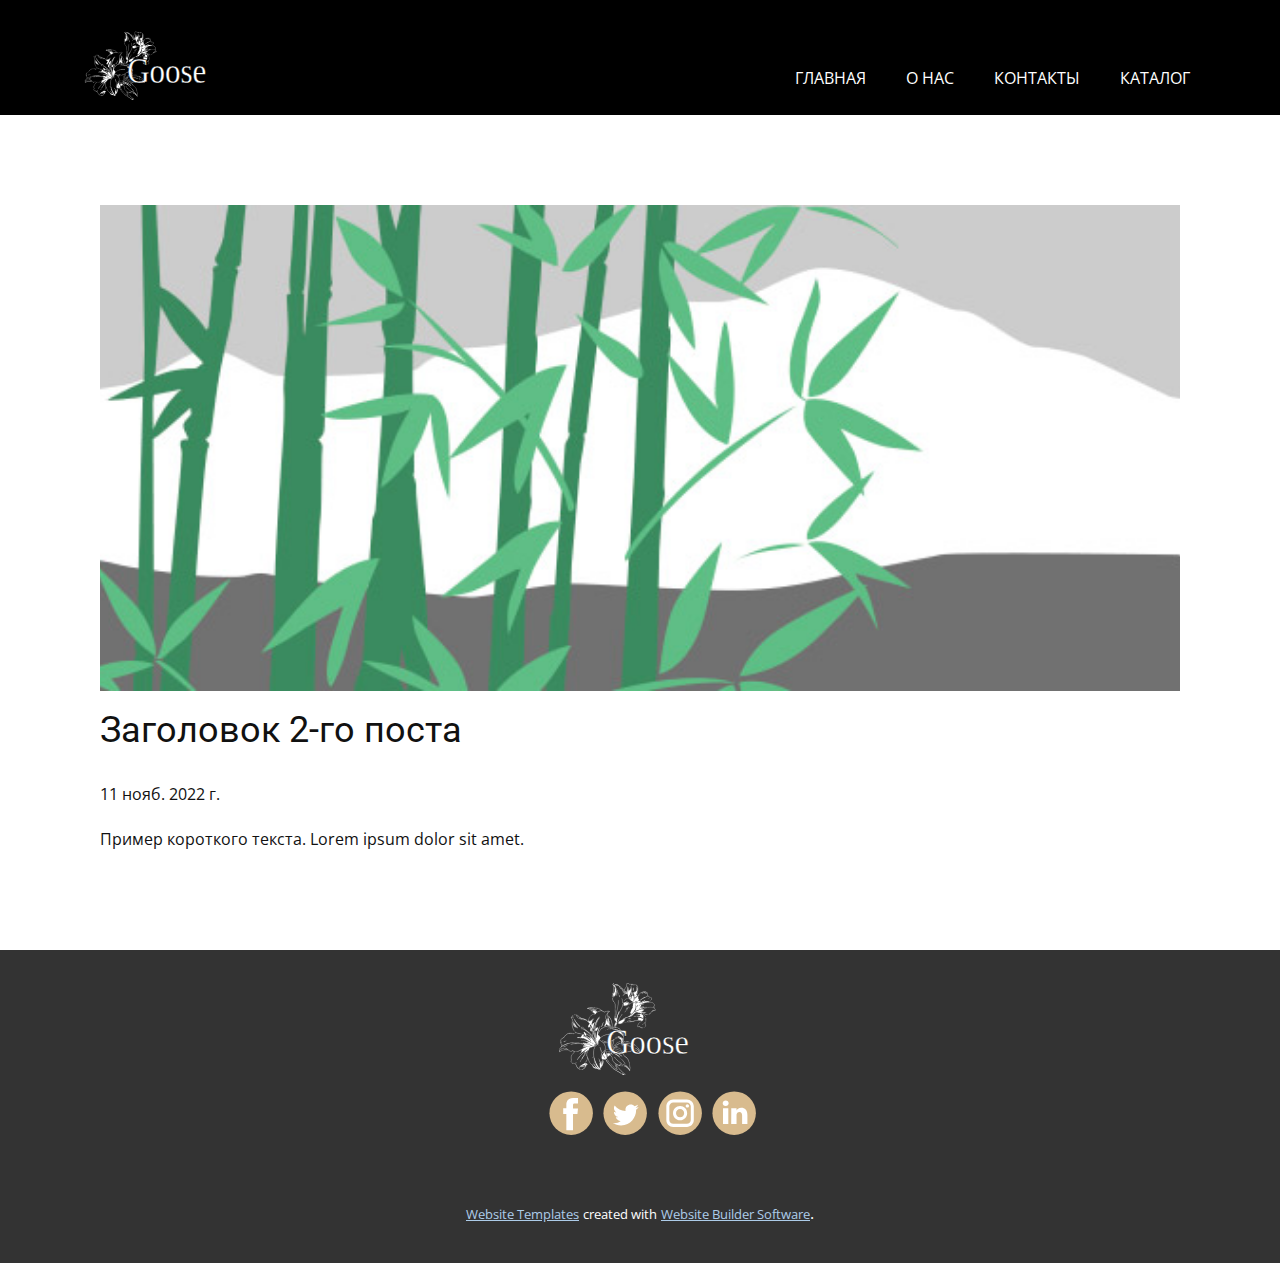
<file: Site1/blog/пост-1.html>
<!DOCTYPE html>
<html style="font-size: 16px;" lang="ru"><head>
    <meta name="viewport" content="width=device-width, initial-scale=1.0">
    <meta charset="utf-8">
    <meta name="keywords" content="Заголовок 1-го поста">
    <meta name="description" content="">
    <title>Заголовок 2-го поста</title>
    <link rel="stylesheet" href="../nicepage.css" media="screen">
<link rel="stylesheet" href="../Post-Template.css" media="screen">
    <script class="u-script" type="text/javascript" src="../jquery.js" defer=""></script>
    <script class="u-script" type="text/javascript" src="../nicepage.js" defer=""></script>
    <meta name="generator" content="Nicepage 4.21.5, nicepage.com">
    <link id="u-theme-google-font" rel="stylesheet" href="https://fonts.googleapis.com/css?family=Roboto:100,100i,300,300i,400,400i,500,500i,700,700i,900,900i|Open+Sans:300,300i,400,400i,500,500i,600,600i,700,700i,800,800i">
    
    
    <script type="application/ld+json">{
		"@context": "http://schema.org",
		"@type": "Organization",
		"name": "",
		"logo": "images/log.svg",
		"sameAs": []
}</script>
    <meta name="theme-color" content="#478ac9">
  </head>
  <body class="u-body u-xl-mode" data-lang="ru"><header class="u-black u-clearfix u-header u-header" id="sec-b1cb"><div class="u-clearfix u-sheet u-sheet-1">
        <a href="https://nicepage.com" class="u-image u-logo u-image-1" data-image-width="89" data-image-height="50">
          <img src="../images/log.svg" class="u-logo-image u-logo-image-1">
        </a>
        <nav class="u-menu u-menu-one-level u-offcanvas u-menu-1">
          <div class="menu-collapse" style="font-size: 1rem; letter-spacing: 0px; text-transform: uppercase;">
            <a class="u-button-style u-custom-left-right-menu-spacing u-custom-padding-bottom u-custom-text-active-color u-custom-text-decoration u-custom-text-hover-color u-custom-top-bottom-menu-spacing u-nav-link u-text-active-palette-1-base u-text-hover-palette-2-base" href="#">
              <svg class="u-svg-link" viewBox="0 0 24 24"><use xmlns:xlink="http://www.w3.org/1999/xlink" xlink:href="#menu-hamburger"></use></svg>
              <svg class="u-svg-content" version="1.1" id="menu-hamburger" viewBox="0 0 16 16" x="0px" y="0px" xmlns:xlink="http://www.w3.org/1999/xlink" xmlns="http://www.w3.org/2000/svg"><g><rect y="1" width="16" height="2"></rect><rect y="7" width="16" height="2"></rect><rect y="13" width="16" height="2"></rect>
</g></svg>
            </a>
          </div>
          <div class="u-custom-menu u-nav-container">
            <ul class="u-nav u-unstyled u-nav-1"><li class="u-nav-item"><a class="u-button-style u-nav-link u-text-active-palette-3-base u-text-hover-palette-3-light-1" href="../Главная.html" style="padding: 10px 20px;">Главная</a>
</li><li class="u-nav-item"><a class="u-button-style u-nav-link u-text-active-palette-3-base u-text-hover-palette-3-light-1" href="../О-нас.html" style="padding: 10px 20px;">О нас</a>
</li><li class="u-nav-item"><a class="u-button-style u-nav-link u-text-active-palette-3-base u-text-hover-palette-3-light-1" href="../Контакты.html" style="padding: 10px 20px;">Контакты</a>
</li><li class="u-nav-item"><a class="u-button-style u-nav-link u-text-active-palette-3-base u-text-hover-palette-3-light-1" href="../blog/blog.html" target="_blank" style="padding: 10px 20px;">Каталог</a>
</li></ul>
          </div>
          <div class="u-custom-menu u-nav-container-collapse">
            <div class="u-black u-container-style u-inner-container-layout u-opacity u-opacity-95 u-sidenav">
              <div class="u-inner-container-layout u-sidenav-overflow">
                <div class="u-menu-close"></div>
                <ul class="u-align-center u-nav u-popupmenu-items u-unstyled u-nav-2"><li class="u-nav-item"><a class="u-button-style u-nav-link" href="../Главная.html">Главная</a>
</li><li class="u-nav-item"><a class="u-button-style u-nav-link" href="../О-нас.html">О нас</a>
</li><li class="u-nav-item"><a class="u-button-style u-nav-link" href="../Контакты.html">Контакты</a>
</li><li class="u-nav-item"><a class="u-button-style u-nav-link" href="../blog/blog.html" target="_blank">Каталог</a>
</li></ul>
              </div>
            </div>
            <div class="u-black u-menu-overlay u-opacity u-opacity-70"></div>
          </div>
        </nav>
      </div></header>
    <section class="u-align-center u-clearfix u-section-1" id="sec-5289">
      <div class="u-clearfix u-sheet u-valign-middle-md u-valign-middle-sm u-valign-middle-xs u-sheet-1"><!--post_details--><!--post_details_options_json--><!--{"source":""}--><!--/post_details_options_json--><!--blog_post-->
        <div class="u-container-style u-expanded-width u-post-details u-post-details-1">
          <div class="u-container-layout u-valign-middle u-container-layout-1"><!--blog_post_image-->
            <img alt="" class="u-blog-control u-expanded-width u-image u-image-default u-image-1" src="../images/68f64b9d.jpeg"><!--/blog_post_image--><!--blog_post_header-->
            <h2 class="u-blog-control u-text u-text-1">Заголовок 2-го поста</h2><!--/blog_post_header--><!--blog_post_metadata-->
            <div class="u-blog-control u-metadata u-metadata-1"><!--blog_post_metadata_date-->
              <span class="u-meta-date u-meta-icon">11 нояб. 2022 г.</span><!--/blog_post_metadata_date--><!--blog_post_metadata_category-->
              <!--/blog_post_metadata_category--><!--blog_post_metadata_comments-->
              <!--/blog_post_metadata_comments-->
            </div><!--/blog_post_metadata--><!--blog_post_content-->
            <div class="u-align-justify u-blog-control u-post-content u-text u-text-2 fr-view">
  Пример короткого текста. Lorem ipsum dolor sit amet.
  </div><!--/blog_post_content-->
          </div>
        </div><!--/blog_post--><!--/post_details-->
      </div>
    </section>
    
    
    <footer class="u-clearfix u-footer u-grey-80" id="sec-a817"><div class="u-clearfix u-sheet u-sheet-1">
        <a href="https://nicepage.com" class="u-image u-logo u-image-1" data-image-width="89" data-image-height="50">
          <img src="../images/log1.svg" class="u-logo-image u-logo-image-1">
        </a>
        <div class="u-align-left u-social-icons u-spacing-10 u-social-icons-1">
          <a class="u-social-url" title="facebook" target="_blank" href=""><span class="u-icon u-social-facebook u-social-icon u-text-custom-color-1"><svg class="u-svg-link" preserveAspectRatio="xMidYMin slice" viewBox="0 0 112 112" style=""><use xmlns:xlink="http://www.w3.org/1999/xlink" xlink:href="#svg-473a"></use></svg><svg class="u-svg-content" viewBox="0 0 112 112" x="0" y="0" id="svg-473a"><circle fill="currentColor" cx="56.1" cy="56.1" r="55"></circle><path fill="#FFFFFF" d="M73.5,31.6h-9.1c-1.4,0-3.6,0.8-3.6,3.9v8.5h12.6L72,58.3H60.8v40.8H43.9V58.3h-8V43.9h8v-9.2
            c0-6.7,3.1-17,17-17h12.5v13.9H73.5z"></path></svg></span>
          </a>
          <a class="u-social-url" title="twitter" target="_blank" href=""><span class="u-icon u-social-icon u-social-twitter u-text-custom-color-1"><svg class="u-svg-link" preserveAspectRatio="xMidYMin slice" viewBox="0 0 112 112" style=""><use xmlns:xlink="http://www.w3.org/1999/xlink" xlink:href="#svg-f179"></use></svg><svg class="u-svg-content" viewBox="0 0 112 112" x="0" y="0" id="svg-f179"><circle fill="currentColor" class="st0" cx="56.1" cy="56.1" r="55"></circle><path fill="#FFFFFF" d="M83.8,47.3c0,0.6,0,1.2,0,1.7c0,17.7-13.5,38.2-38.2,38.2C38,87.2,31,85,25,81.2c1,0.1,2.1,0.2,3.2,0.2
            c6.3,0,12.1-2.1,16.7-5.7c-5.9-0.1-10.8-4-12.5-9.3c0.8,0.2,1.7,0.2,2.5,0.2c1.2,0,2.4-0.2,3.5-0.5c-6.1-1.2-10.8-6.7-10.8-13.1
            c0-0.1,0-0.1,0-0.2c1.8,1,3.9,1.6,6.1,1.7c-3.6-2.4-6-6.5-6-11.2c0-2.5,0.7-4.8,1.8-6.7c6.6,8.1,16.5,13.5,27.6,14
            c-0.2-1-0.3-2-0.3-3.1c0-7.4,6-13.4,13.4-13.4c3.9,0,7.3,1.6,9.8,4.2c3.1-0.6,5.9-1.7,8.5-3.3c-1,3.1-3.1,5.8-5.9,7.4
            c2.7-0.3,5.3-1,7.7-2.1C88.7,43,86.4,45.4,83.8,47.3z"></path></svg></span>
          </a>
          <a class="u-social-url" title="instagram" target="_blank" href=""><span class="u-icon u-social-icon u-social-instagram u-text-custom-color-1"><svg class="u-svg-link" preserveAspectRatio="xMidYMin slice" viewBox="0 0 112 112" style=""><use xmlns:xlink="http://www.w3.org/1999/xlink" xlink:href="#svg-ba65"></use></svg><svg class="u-svg-content" viewBox="0 0 112 112" x="0" y="0" id="svg-ba65"><circle fill="currentColor" cx="56.1" cy="56.1" r="55"></circle><path fill="#FFFFFF" d="M55.9,38.2c-9.9,0-17.9,8-17.9,17.9C38,66,46,74,55.9,74c9.9,0,17.9-8,17.9-17.9C73.8,46.2,65.8,38.2,55.9,38.2
            z M55.9,66.4c-5.7,0-10.3-4.6-10.3-10.3c-0.1-5.7,4.6-10.3,10.3-10.3c5.7,0,10.3,4.6,10.3,10.3C66.2,61.8,61.6,66.4,55.9,66.4z"></path><path fill="#FFFFFF" d="M74.3,33.5c-2.3,0-4.2,1.9-4.2,4.2s1.9,4.2,4.2,4.2s4.2-1.9,4.2-4.2S76.6,33.5,74.3,33.5z"></path><path fill="#FFFFFF" d="M73.1,21.3H38.6c-9.7,0-17.5,7.9-17.5,17.5v34.5c0,9.7,7.9,17.6,17.5,17.6h34.5c9.7,0,17.5-7.9,17.5-17.5V38.8
            C90.6,29.1,82.7,21.3,73.1,21.3z M83,73.3c0,5.5-4.5,9.9-9.9,9.9H38.6c-5.5,0-9.9-4.5-9.9-9.9V38.8c0-5.5,4.5-9.9,9.9-9.9h34.5
            c5.5,0,9.9,4.5,9.9,9.9V73.3z"></path></svg></span>
          </a>
          <a class="u-social-url" title="linkedin" target="_blank" href=""><span class="u-icon u-social-icon u-social-linkedin u-text-custom-color-1"><svg class="u-svg-link" preserveAspectRatio="xMidYMin slice" viewBox="0 0 112 112" style=""><use xmlns:xlink="http://www.w3.org/1999/xlink" xlink:href="#svg-2da4"></use></svg><svg class="u-svg-content" viewBox="0 0 112 112" x="0" y="0" id="svg-2da4"><circle fill="currentColor" cx="56.1" cy="56.1" r="55"></circle><path fill="#FFFFFF" d="M41.3,83.7H27.9V43.4h13.4V83.7z M34.6,37.9L34.6,37.9c-4.6,0-7.5-3.1-7.5-7c0-4,3-7,7.6-7s7.4,3,7.5,7
            C42.2,34.8,39.2,37.9,34.6,37.9z M89.6,83.7H76.2V62.2c0-5.4-1.9-9.1-6.8-9.1c-3.7,0-5.9,2.5-6.9,4.9c-0.4,0.9-0.4,2.1-0.4,3.3v22.5
            H48.7c0,0,0.2-36.5,0-40.3h13.4v5.7c1.8-2.7,5-6.7,12.1-6.7c8.8,0,15.4,5.8,15.4,18.1V83.7z"></path></svg></span>
          </a>
        </div>
      </div></footer>
    <section class="u-backlink u-clearfix u-grey-80">
      <a class="u-link" href="https://nicepage.com/website-templates" target="_blank">
        <span>Website Templates</span>
      </a>
      <p class="u-text">
        <span>created with</span>
      </p>
      <a class="u-link" href="" target="_blank">
        <span>Website Builder Software</span>
      </a>. 
    </section>
  
</body></html>
</file>
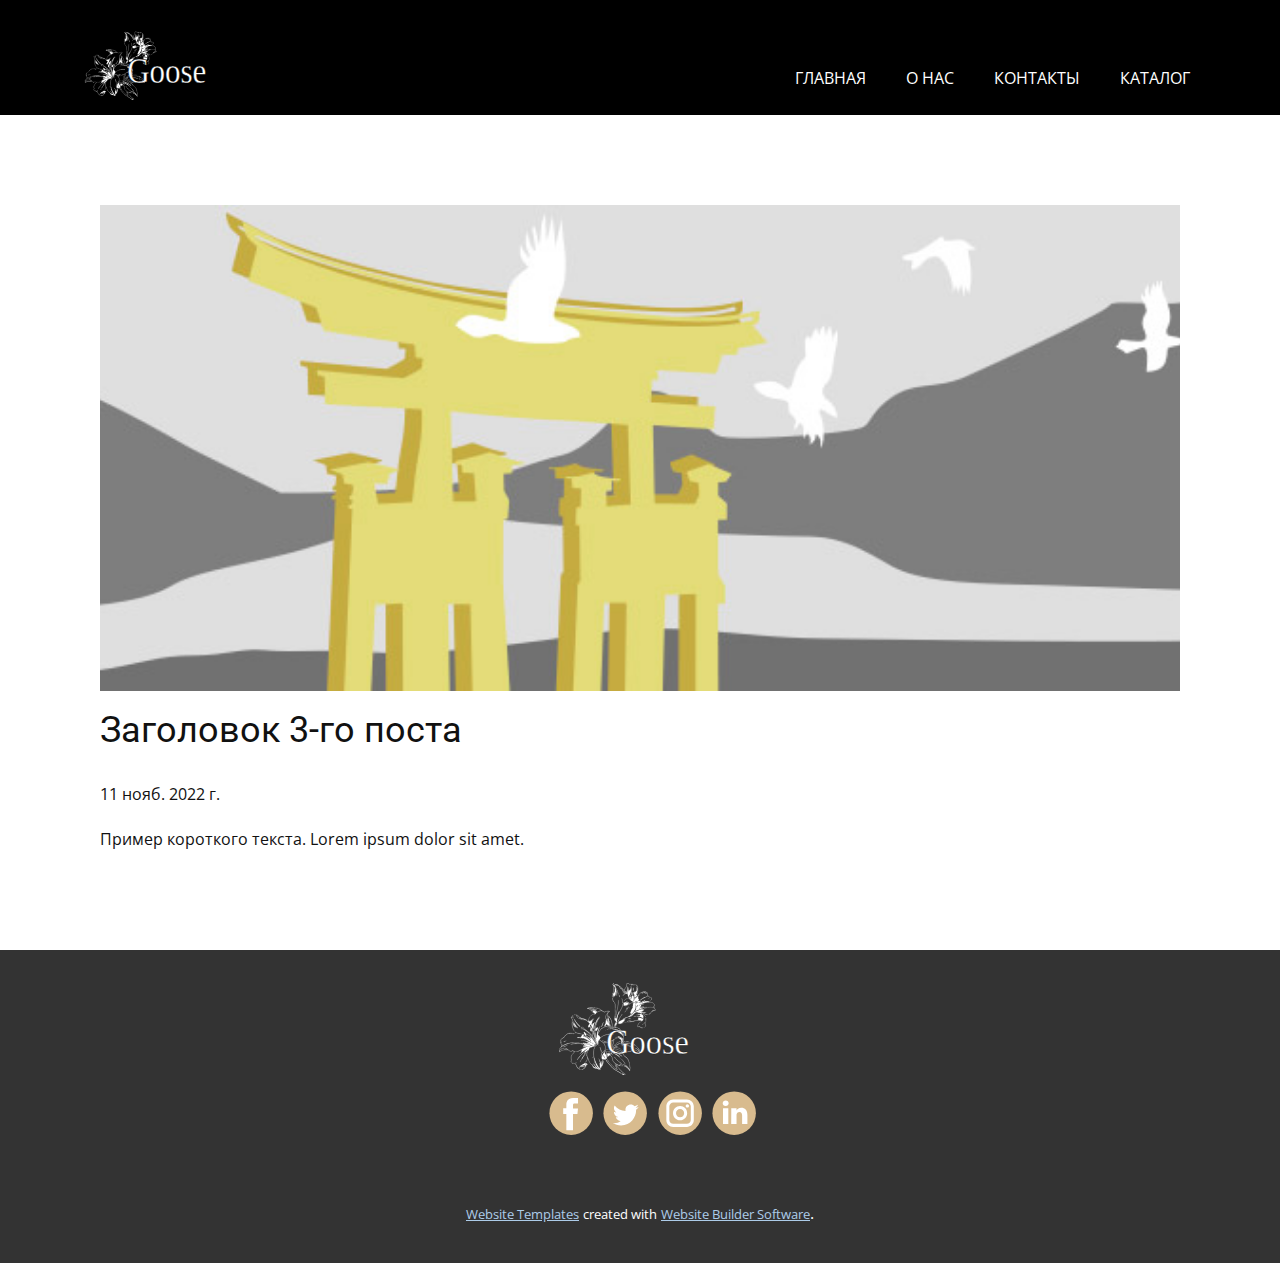
<file: Site1/blog/пост-2.html>
<!DOCTYPE html>
<html style="font-size: 16px;" lang="ru"><head>
    <meta name="viewport" content="width=device-width, initial-scale=1.0">
    <meta charset="utf-8">
    <meta name="keywords" content="Заголовок 1-го поста">
    <meta name="description" content="">
    <title>Заголовок 3-го поста</title>
    <link rel="stylesheet" href="../nicepage.css" media="screen">
<link rel="stylesheet" href="../Post-Template.css" media="screen">
    <script class="u-script" type="text/javascript" src="../jquery.js" defer=""></script>
    <script class="u-script" type="text/javascript" src="../nicepage.js" defer=""></script>
    <meta name="generator" content="Nicepage 4.21.5, nicepage.com">
    <link id="u-theme-google-font" rel="stylesheet" href="https://fonts.googleapis.com/css?family=Roboto:100,100i,300,300i,400,400i,500,500i,700,700i,900,900i|Open+Sans:300,300i,400,400i,500,500i,600,600i,700,700i,800,800i">
    
    
    <script type="application/ld+json">{
		"@context": "http://schema.org",
		"@type": "Organization",
		"name": "",
		"logo": "images/log.svg",
		"sameAs": []
}</script>
    <meta name="theme-color" content="#478ac9">
  </head>
  <body class="u-body u-xl-mode" data-lang="ru"><header class="u-black u-clearfix u-header u-header" id="sec-b1cb"><div class="u-clearfix u-sheet u-sheet-1">
        <a href="https://nicepage.com" class="u-image u-logo u-image-1" data-image-width="89" data-image-height="50">
          <img src="../images/log.svg" class="u-logo-image u-logo-image-1">
        </a>
        <nav class="u-menu u-menu-one-level u-offcanvas u-menu-1">
          <div class="menu-collapse" style="font-size: 1rem; letter-spacing: 0px; text-transform: uppercase;">
            <a class="u-button-style u-custom-left-right-menu-spacing u-custom-padding-bottom u-custom-text-active-color u-custom-text-decoration u-custom-text-hover-color u-custom-top-bottom-menu-spacing u-nav-link u-text-active-palette-1-base u-text-hover-palette-2-base" href="#">
              <svg class="u-svg-link" viewBox="0 0 24 24"><use xmlns:xlink="http://www.w3.org/1999/xlink" xlink:href="#menu-hamburger"></use></svg>
              <svg class="u-svg-content" version="1.1" id="menu-hamburger" viewBox="0 0 16 16" x="0px" y="0px" xmlns:xlink="http://www.w3.org/1999/xlink" xmlns="http://www.w3.org/2000/svg"><g><rect y="1" width="16" height="2"></rect><rect y="7" width="16" height="2"></rect><rect y="13" width="16" height="2"></rect>
</g></svg>
            </a>
          </div>
          <div class="u-custom-menu u-nav-container">
            <ul class="u-nav u-unstyled u-nav-1"><li class="u-nav-item"><a class="u-button-style u-nav-link u-text-active-palette-3-base u-text-hover-palette-3-light-1" href="../Главная.html" style="padding: 10px 20px;">Главная</a>
</li><li class="u-nav-item"><a class="u-button-style u-nav-link u-text-active-palette-3-base u-text-hover-palette-3-light-1" href="../О-нас.html" style="padding: 10px 20px;">О нас</a>
</li><li class="u-nav-item"><a class="u-button-style u-nav-link u-text-active-palette-3-base u-text-hover-palette-3-light-1" href="../Контакты.html" style="padding: 10px 20px;">Контакты</a>
</li><li class="u-nav-item"><a class="u-button-style u-nav-link u-text-active-palette-3-base u-text-hover-palette-3-light-1" href="../blog/blog.html" target="_blank" style="padding: 10px 20px;">Каталог</a>
</li></ul>
          </div>
          <div class="u-custom-menu u-nav-container-collapse">
            <div class="u-black u-container-style u-inner-container-layout u-opacity u-opacity-95 u-sidenav">
              <div class="u-inner-container-layout u-sidenav-overflow">
                <div class="u-menu-close"></div>
                <ul class="u-align-center u-nav u-popupmenu-items u-unstyled u-nav-2"><li class="u-nav-item"><a class="u-button-style u-nav-link" href="../Главная.html">Главная</a>
</li><li class="u-nav-item"><a class="u-button-style u-nav-link" href="../О-нас.html">О нас</a>
</li><li class="u-nav-item"><a class="u-button-style u-nav-link" href="../Контакты.html">Контакты</a>
</li><li class="u-nav-item"><a class="u-button-style u-nav-link" href="../blog/blog.html" target="_blank">Каталог</a>
</li></ul>
              </div>
            </div>
            <div class="u-black u-menu-overlay u-opacity u-opacity-70"></div>
          </div>
        </nav>
      </div></header>
    <section class="u-align-center u-clearfix u-section-1" id="sec-5289">
      <div class="u-clearfix u-sheet u-valign-middle-md u-valign-middle-sm u-valign-middle-xs u-sheet-1"><!--post_details--><!--post_details_options_json--><!--{"source":""}--><!--/post_details_options_json--><!--blog_post-->
        <div class="u-container-style u-expanded-width u-post-details u-post-details-1">
          <div class="u-container-layout u-valign-middle u-container-layout-1"><!--blog_post_image-->
            <img alt="" class="u-blog-control u-expanded-width u-image u-image-default u-image-1" src="../images/8ad73f3c.jpeg"><!--/blog_post_image--><!--blog_post_header-->
            <h2 class="u-blog-control u-text u-text-1">Заголовок 3-го поста</h2><!--/blog_post_header--><!--blog_post_metadata-->
            <div class="u-blog-control u-metadata u-metadata-1"><!--blog_post_metadata_date-->
              <span class="u-meta-date u-meta-icon">11 нояб. 2022 г.</span><!--/blog_post_metadata_date--><!--blog_post_metadata_category-->
              <!--/blog_post_metadata_category--><!--blog_post_metadata_comments-->
              <!--/blog_post_metadata_comments-->
            </div><!--/blog_post_metadata--><!--blog_post_content-->
            <div class="u-align-justify u-blog-control u-post-content u-text u-text-2 fr-view">
  Пример короткого текста. Lorem ipsum dolor sit amet.
  </div><!--/blog_post_content-->
          </div>
        </div><!--/blog_post--><!--/post_details-->
      </div>
    </section>
    
    
    <footer class="u-clearfix u-footer u-grey-80" id="sec-a817"><div class="u-clearfix u-sheet u-sheet-1">
        <a href="https://nicepage.com" class="u-image u-logo u-image-1" data-image-width="89" data-image-height="50">
          <img src="../images/log1.svg" class="u-logo-image u-logo-image-1">
        </a>
        <div class="u-align-left u-social-icons u-spacing-10 u-social-icons-1">
          <a class="u-social-url" title="facebook" target="_blank" href=""><span class="u-icon u-social-facebook u-social-icon u-text-custom-color-1"><svg class="u-svg-link" preserveAspectRatio="xMidYMin slice" viewBox="0 0 112 112" style=""><use xmlns:xlink="http://www.w3.org/1999/xlink" xlink:href="#svg-473a"></use></svg><svg class="u-svg-content" viewBox="0 0 112 112" x="0" y="0" id="svg-473a"><circle fill="currentColor" cx="56.1" cy="56.1" r="55"></circle><path fill="#FFFFFF" d="M73.5,31.6h-9.1c-1.4,0-3.6,0.8-3.6,3.9v8.5h12.6L72,58.3H60.8v40.8H43.9V58.3h-8V43.9h8v-9.2
            c0-6.7,3.1-17,17-17h12.5v13.9H73.5z"></path></svg></span>
          </a>
          <a class="u-social-url" title="twitter" target="_blank" href=""><span class="u-icon u-social-icon u-social-twitter u-text-custom-color-1"><svg class="u-svg-link" preserveAspectRatio="xMidYMin slice" viewBox="0 0 112 112" style=""><use xmlns:xlink="http://www.w3.org/1999/xlink" xlink:href="#svg-f179"></use></svg><svg class="u-svg-content" viewBox="0 0 112 112" x="0" y="0" id="svg-f179"><circle fill="currentColor" class="st0" cx="56.1" cy="56.1" r="55"></circle><path fill="#FFFFFF" d="M83.8,47.3c0,0.6,0,1.2,0,1.7c0,17.7-13.5,38.2-38.2,38.2C38,87.2,31,85,25,81.2c1,0.1,2.1,0.2,3.2,0.2
            c6.3,0,12.1-2.1,16.7-5.7c-5.9-0.1-10.8-4-12.5-9.3c0.8,0.2,1.7,0.2,2.5,0.2c1.2,0,2.4-0.2,3.5-0.5c-6.1-1.2-10.8-6.7-10.8-13.1
            c0-0.1,0-0.1,0-0.2c1.8,1,3.9,1.6,6.1,1.7c-3.6-2.4-6-6.5-6-11.2c0-2.5,0.7-4.8,1.8-6.7c6.6,8.1,16.5,13.5,27.6,14
            c-0.2-1-0.3-2-0.3-3.1c0-7.4,6-13.4,13.4-13.4c3.9,0,7.3,1.6,9.8,4.2c3.1-0.6,5.9-1.7,8.5-3.3c-1,3.1-3.1,5.8-5.9,7.4
            c2.7-0.3,5.3-1,7.7-2.1C88.7,43,86.4,45.4,83.8,47.3z"></path></svg></span>
          </a>
          <a class="u-social-url" title="instagram" target="_blank" href=""><span class="u-icon u-social-icon u-social-instagram u-text-custom-color-1"><svg class="u-svg-link" preserveAspectRatio="xMidYMin slice" viewBox="0 0 112 112" style=""><use xmlns:xlink="http://www.w3.org/1999/xlink" xlink:href="#svg-ba65"></use></svg><svg class="u-svg-content" viewBox="0 0 112 112" x="0" y="0" id="svg-ba65"><circle fill="currentColor" cx="56.1" cy="56.1" r="55"></circle><path fill="#FFFFFF" d="M55.9,38.2c-9.9,0-17.9,8-17.9,17.9C38,66,46,74,55.9,74c9.9,0,17.9-8,17.9-17.9C73.8,46.2,65.8,38.2,55.9,38.2
            z M55.9,66.4c-5.7,0-10.3-4.6-10.3-10.3c-0.1-5.7,4.6-10.3,10.3-10.3c5.7,0,10.3,4.6,10.3,10.3C66.2,61.8,61.6,66.4,55.9,66.4z"></path><path fill="#FFFFFF" d="M74.3,33.5c-2.3,0-4.2,1.9-4.2,4.2s1.9,4.2,4.2,4.2s4.2-1.9,4.2-4.2S76.6,33.5,74.3,33.5z"></path><path fill="#FFFFFF" d="M73.1,21.3H38.6c-9.7,0-17.5,7.9-17.5,17.5v34.5c0,9.7,7.9,17.6,17.5,17.6h34.5c9.7,0,17.5-7.9,17.5-17.5V38.8
            C90.6,29.1,82.7,21.3,73.1,21.3z M83,73.3c0,5.5-4.5,9.9-9.9,9.9H38.6c-5.5,0-9.9-4.5-9.9-9.9V38.8c0-5.5,4.5-9.9,9.9-9.9h34.5
            c5.5,0,9.9,4.5,9.9,9.9V73.3z"></path></svg></span>
          </a>
          <a class="u-social-url" title="linkedin" target="_blank" href=""><span class="u-icon u-social-icon u-social-linkedin u-text-custom-color-1"><svg class="u-svg-link" preserveAspectRatio="xMidYMin slice" viewBox="0 0 112 112" style=""><use xmlns:xlink="http://www.w3.org/1999/xlink" xlink:href="#svg-2da4"></use></svg><svg class="u-svg-content" viewBox="0 0 112 112" x="0" y="0" id="svg-2da4"><circle fill="currentColor" cx="56.1" cy="56.1" r="55"></circle><path fill="#FFFFFF" d="M41.3,83.7H27.9V43.4h13.4V83.7z M34.6,37.9L34.6,37.9c-4.6,0-7.5-3.1-7.5-7c0-4,3-7,7.6-7s7.4,3,7.5,7
            C42.2,34.8,39.2,37.9,34.6,37.9z M89.6,83.7H76.2V62.2c0-5.4-1.9-9.1-6.8-9.1c-3.7,0-5.9,2.5-6.9,4.9c-0.4,0.9-0.4,2.1-0.4,3.3v22.5
            H48.7c0,0,0.2-36.5,0-40.3h13.4v5.7c1.8-2.7,5-6.7,12.1-6.7c8.8,0,15.4,5.8,15.4,18.1V83.7z"></path></svg></span>
          </a>
        </div>
      </div></footer>
    <section class="u-backlink u-clearfix u-grey-80">
      <a class="u-link" href="https://nicepage.com/website-templates" target="_blank">
        <span>Website Templates</span>
      </a>
      <p class="u-text">
        <span>created with</span>
      </p>
      <a class="u-link" href="" target="_blank">
        <span>Website Builder Software</span>
      </a>. 
    </section>
  
</body></html>
</file>
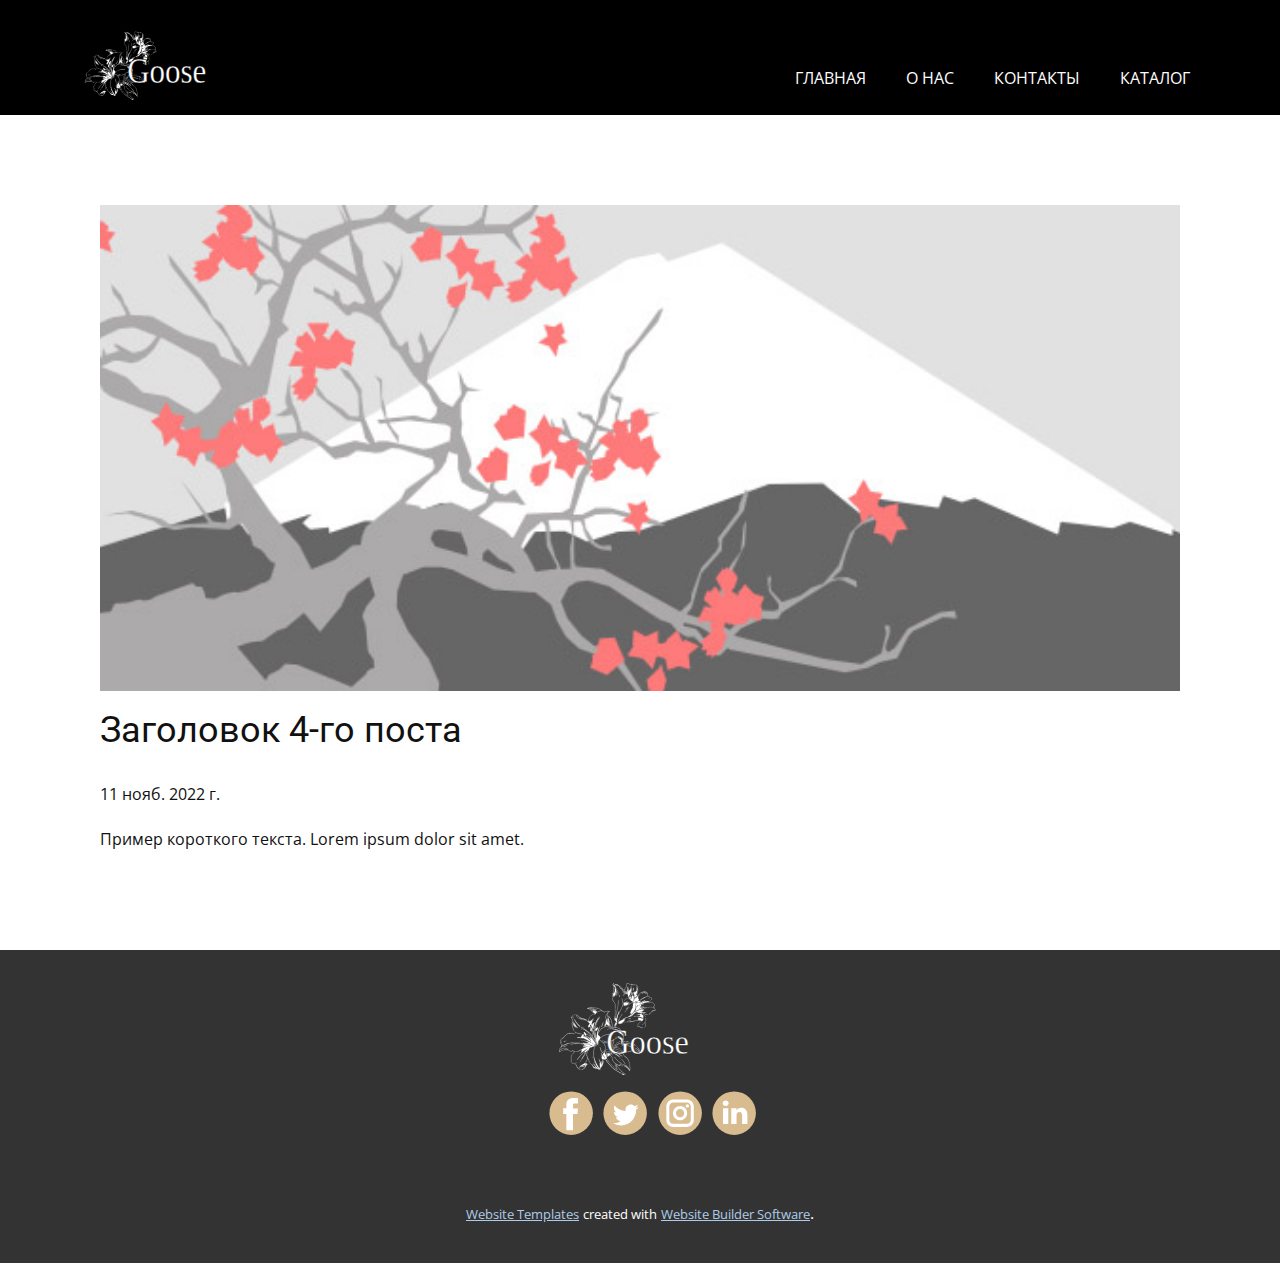
<file: Site1/blog/пост-3.html>
<!DOCTYPE html>
<html style="font-size: 16px;" lang="ru"><head>
    <meta name="viewport" content="width=device-width, initial-scale=1.0">
    <meta charset="utf-8">
    <meta name="keywords" content="Заголовок 1-го поста">
    <meta name="description" content="">
    <title>Заголовок 4-го поста</title>
    <link rel="stylesheet" href="../nicepage.css" media="screen">
<link rel="stylesheet" href="../Post-Template.css" media="screen">
    <script class="u-script" type="text/javascript" src="../jquery.js" defer=""></script>
    <script class="u-script" type="text/javascript" src="../nicepage.js" defer=""></script>
    <meta name="generator" content="Nicepage 4.21.5, nicepage.com">
    <link id="u-theme-google-font" rel="stylesheet" href="https://fonts.googleapis.com/css?family=Roboto:100,100i,300,300i,400,400i,500,500i,700,700i,900,900i|Open+Sans:300,300i,400,400i,500,500i,600,600i,700,700i,800,800i">
    
    
    <script type="application/ld+json">{
		"@context": "http://schema.org",
		"@type": "Organization",
		"name": "",
		"logo": "images/log.svg",
		"sameAs": []
}</script>
    <meta name="theme-color" content="#478ac9">
  </head>
  <body class="u-body u-xl-mode" data-lang="ru"><header class="u-black u-clearfix u-header u-header" id="sec-b1cb"><div class="u-clearfix u-sheet u-sheet-1">
        <a href="https://nicepage.com" class="u-image u-logo u-image-1" data-image-width="89" data-image-height="50">
          <img src="../images/log.svg" class="u-logo-image u-logo-image-1">
        </a>
        <nav class="u-menu u-menu-one-level u-offcanvas u-menu-1">
          <div class="menu-collapse" style="font-size: 1rem; letter-spacing: 0px; text-transform: uppercase;">
            <a class="u-button-style u-custom-left-right-menu-spacing u-custom-padding-bottom u-custom-text-active-color u-custom-text-decoration u-custom-text-hover-color u-custom-top-bottom-menu-spacing u-nav-link u-text-active-palette-1-base u-text-hover-palette-2-base" href="#">
              <svg class="u-svg-link" viewBox="0 0 24 24"><use xmlns:xlink="http://www.w3.org/1999/xlink" xlink:href="#menu-hamburger"></use></svg>
              <svg class="u-svg-content" version="1.1" id="menu-hamburger" viewBox="0 0 16 16" x="0px" y="0px" xmlns:xlink="http://www.w3.org/1999/xlink" xmlns="http://www.w3.org/2000/svg"><g><rect y="1" width="16" height="2"></rect><rect y="7" width="16" height="2"></rect><rect y="13" width="16" height="2"></rect>
</g></svg>
            </a>
          </div>
          <div class="u-custom-menu u-nav-container">
            <ul class="u-nav u-unstyled u-nav-1"><li class="u-nav-item"><a class="u-button-style u-nav-link u-text-active-palette-3-base u-text-hover-palette-3-light-1" href="../Главная.html" style="padding: 10px 20px;">Главная</a>
</li><li class="u-nav-item"><a class="u-button-style u-nav-link u-text-active-palette-3-base u-text-hover-palette-3-light-1" href="../О-нас.html" style="padding: 10px 20px;">О нас</a>
</li><li class="u-nav-item"><a class="u-button-style u-nav-link u-text-active-palette-3-base u-text-hover-palette-3-light-1" href="../Контакты.html" style="padding: 10px 20px;">Контакты</a>
</li><li class="u-nav-item"><a class="u-button-style u-nav-link u-text-active-palette-3-base u-text-hover-palette-3-light-1" href="../blog/blog.html" target="_blank" style="padding: 10px 20px;">Каталог</a>
</li></ul>
          </div>
          <div class="u-custom-menu u-nav-container-collapse">
            <div class="u-black u-container-style u-inner-container-layout u-opacity u-opacity-95 u-sidenav">
              <div class="u-inner-container-layout u-sidenav-overflow">
                <div class="u-menu-close"></div>
                <ul class="u-align-center u-nav u-popupmenu-items u-unstyled u-nav-2"><li class="u-nav-item"><a class="u-button-style u-nav-link" href="../Главная.html">Главная</a>
</li><li class="u-nav-item"><a class="u-button-style u-nav-link" href="../О-нас.html">О нас</a>
</li><li class="u-nav-item"><a class="u-button-style u-nav-link" href="../Контакты.html">Контакты</a>
</li><li class="u-nav-item"><a class="u-button-style u-nav-link" href="../blog/blog.html" target="_blank">Каталог</a>
</li></ul>
              </div>
            </div>
            <div class="u-black u-menu-overlay u-opacity u-opacity-70"></div>
          </div>
        </nav>
      </div></header>
    <section class="u-align-center u-clearfix u-section-1" id="sec-5289">
      <div class="u-clearfix u-sheet u-valign-middle-md u-valign-middle-sm u-valign-middle-xs u-sheet-1"><!--post_details--><!--post_details_options_json--><!--{"source":""}--><!--/post_details_options_json--><!--blog_post-->
        <div class="u-container-style u-expanded-width u-post-details u-post-details-1">
          <div class="u-container-layout u-valign-middle u-container-layout-1"><!--blog_post_image-->
            <img alt="" class="u-blog-control u-expanded-width u-image u-image-default u-image-1" src="../images/0fd3416c.jpeg"><!--/blog_post_image--><!--blog_post_header-->
            <h2 class="u-blog-control u-text u-text-1">Заголовок 4-го поста</h2><!--/blog_post_header--><!--blog_post_metadata-->
            <div class="u-blog-control u-metadata u-metadata-1"><!--blog_post_metadata_date-->
              <span class="u-meta-date u-meta-icon">11 нояб. 2022 г.</span><!--/blog_post_metadata_date--><!--blog_post_metadata_category-->
              <!--/blog_post_metadata_category--><!--blog_post_metadata_comments-->
              <!--/blog_post_metadata_comments-->
            </div><!--/blog_post_metadata--><!--blog_post_content-->
            <div class="u-align-justify u-blog-control u-post-content u-text u-text-2 fr-view">
  Пример короткого текста. Lorem ipsum dolor sit amet.
  </div><!--/blog_post_content-->
          </div>
        </div><!--/blog_post--><!--/post_details-->
      </div>
    </section>
    
    
    <footer class="u-clearfix u-footer u-grey-80" id="sec-a817"><div class="u-clearfix u-sheet u-sheet-1">
        <a href="https://nicepage.com" class="u-image u-logo u-image-1" data-image-width="89" data-image-height="50">
          <img src="../images/log1.svg" class="u-logo-image u-logo-image-1">
        </a>
        <div class="u-align-left u-social-icons u-spacing-10 u-social-icons-1">
          <a class="u-social-url" title="facebook" target="_blank" href=""><span class="u-icon u-social-facebook u-social-icon u-text-custom-color-1"><svg class="u-svg-link" preserveAspectRatio="xMidYMin slice" viewBox="0 0 112 112" style=""><use xmlns:xlink="http://www.w3.org/1999/xlink" xlink:href="#svg-473a"></use></svg><svg class="u-svg-content" viewBox="0 0 112 112" x="0" y="0" id="svg-473a"><circle fill="currentColor" cx="56.1" cy="56.1" r="55"></circle><path fill="#FFFFFF" d="M73.5,31.6h-9.1c-1.4,0-3.6,0.8-3.6,3.9v8.5h12.6L72,58.3H60.8v40.8H43.9V58.3h-8V43.9h8v-9.2
            c0-6.7,3.1-17,17-17h12.5v13.9H73.5z"></path></svg></span>
          </a>
          <a class="u-social-url" title="twitter" target="_blank" href=""><span class="u-icon u-social-icon u-social-twitter u-text-custom-color-1"><svg class="u-svg-link" preserveAspectRatio="xMidYMin slice" viewBox="0 0 112 112" style=""><use xmlns:xlink="http://www.w3.org/1999/xlink" xlink:href="#svg-f179"></use></svg><svg class="u-svg-content" viewBox="0 0 112 112" x="0" y="0" id="svg-f179"><circle fill="currentColor" class="st0" cx="56.1" cy="56.1" r="55"></circle><path fill="#FFFFFF" d="M83.8,47.3c0,0.6,0,1.2,0,1.7c0,17.7-13.5,38.2-38.2,38.2C38,87.2,31,85,25,81.2c1,0.1,2.1,0.2,3.2,0.2
            c6.3,0,12.1-2.1,16.7-5.7c-5.9-0.1-10.8-4-12.5-9.3c0.8,0.2,1.7,0.2,2.5,0.2c1.2,0,2.4-0.2,3.5-0.5c-6.1-1.2-10.8-6.7-10.8-13.1
            c0-0.1,0-0.1,0-0.2c1.8,1,3.9,1.6,6.1,1.7c-3.6-2.4-6-6.5-6-11.2c0-2.5,0.7-4.8,1.8-6.7c6.6,8.1,16.5,13.5,27.6,14
            c-0.2-1-0.3-2-0.3-3.1c0-7.4,6-13.4,13.4-13.4c3.9,0,7.3,1.6,9.8,4.2c3.1-0.6,5.9-1.7,8.5-3.3c-1,3.1-3.1,5.8-5.9,7.4
            c2.7-0.3,5.3-1,7.7-2.1C88.7,43,86.4,45.4,83.8,47.3z"></path></svg></span>
          </a>
          <a class="u-social-url" title="instagram" target="_blank" href=""><span class="u-icon u-social-icon u-social-instagram u-text-custom-color-1"><svg class="u-svg-link" preserveAspectRatio="xMidYMin slice" viewBox="0 0 112 112" style=""><use xmlns:xlink="http://www.w3.org/1999/xlink" xlink:href="#svg-ba65"></use></svg><svg class="u-svg-content" viewBox="0 0 112 112" x="0" y="0" id="svg-ba65"><circle fill="currentColor" cx="56.1" cy="56.1" r="55"></circle><path fill="#FFFFFF" d="M55.9,38.2c-9.9,0-17.9,8-17.9,17.9C38,66,46,74,55.9,74c9.9,0,17.9-8,17.9-17.9C73.8,46.2,65.8,38.2,55.9,38.2
            z M55.9,66.4c-5.7,0-10.3-4.6-10.3-10.3c-0.1-5.7,4.6-10.3,10.3-10.3c5.7,0,10.3,4.6,10.3,10.3C66.2,61.8,61.6,66.4,55.9,66.4z"></path><path fill="#FFFFFF" d="M74.3,33.5c-2.3,0-4.2,1.9-4.2,4.2s1.9,4.2,4.2,4.2s4.2-1.9,4.2-4.2S76.6,33.5,74.3,33.5z"></path><path fill="#FFFFFF" d="M73.1,21.3H38.6c-9.7,0-17.5,7.9-17.5,17.5v34.5c0,9.7,7.9,17.6,17.5,17.6h34.5c9.7,0,17.5-7.9,17.5-17.5V38.8
            C90.6,29.1,82.7,21.3,73.1,21.3z M83,73.3c0,5.5-4.5,9.9-9.9,9.9H38.6c-5.5,0-9.9-4.5-9.9-9.9V38.8c0-5.5,4.5-9.9,9.9-9.9h34.5
            c5.5,0,9.9,4.5,9.9,9.9V73.3z"></path></svg></span>
          </a>
          <a class="u-social-url" title="linkedin" target="_blank" href=""><span class="u-icon u-social-icon u-social-linkedin u-text-custom-color-1"><svg class="u-svg-link" preserveAspectRatio="xMidYMin slice" viewBox="0 0 112 112" style=""><use xmlns:xlink="http://www.w3.org/1999/xlink" xlink:href="#svg-2da4"></use></svg><svg class="u-svg-content" viewBox="0 0 112 112" x="0" y="0" id="svg-2da4"><circle fill="currentColor" cx="56.1" cy="56.1" r="55"></circle><path fill="#FFFFFF" d="M41.3,83.7H27.9V43.4h13.4V83.7z M34.6,37.9L34.6,37.9c-4.6,0-7.5-3.1-7.5-7c0-4,3-7,7.6-7s7.4,3,7.5,7
            C42.2,34.8,39.2,37.9,34.6,37.9z M89.6,83.7H76.2V62.2c0-5.4-1.9-9.1-6.8-9.1c-3.7,0-5.9,2.5-6.9,4.9c-0.4,0.9-0.4,2.1-0.4,3.3v22.5
            H48.7c0,0,0.2-36.5,0-40.3h13.4v5.7c1.8-2.7,5-6.7,12.1-6.7c8.8,0,15.4,5.8,15.4,18.1V83.7z"></path></svg></span>
          </a>
        </div>
      </div></footer>
    <section class="u-backlink u-clearfix u-grey-80">
      <a class="u-link" href="https://nicepage.com/website-templates" target="_blank">
        <span>Website Templates</span>
      </a>
      <p class="u-text">
        <span>created with</span>
      </p>
      <a class="u-link" href="" target="_blank">
        <span>Website Builder Software</span>
      </a>. 
    </section>
  
</body></html>
</file>
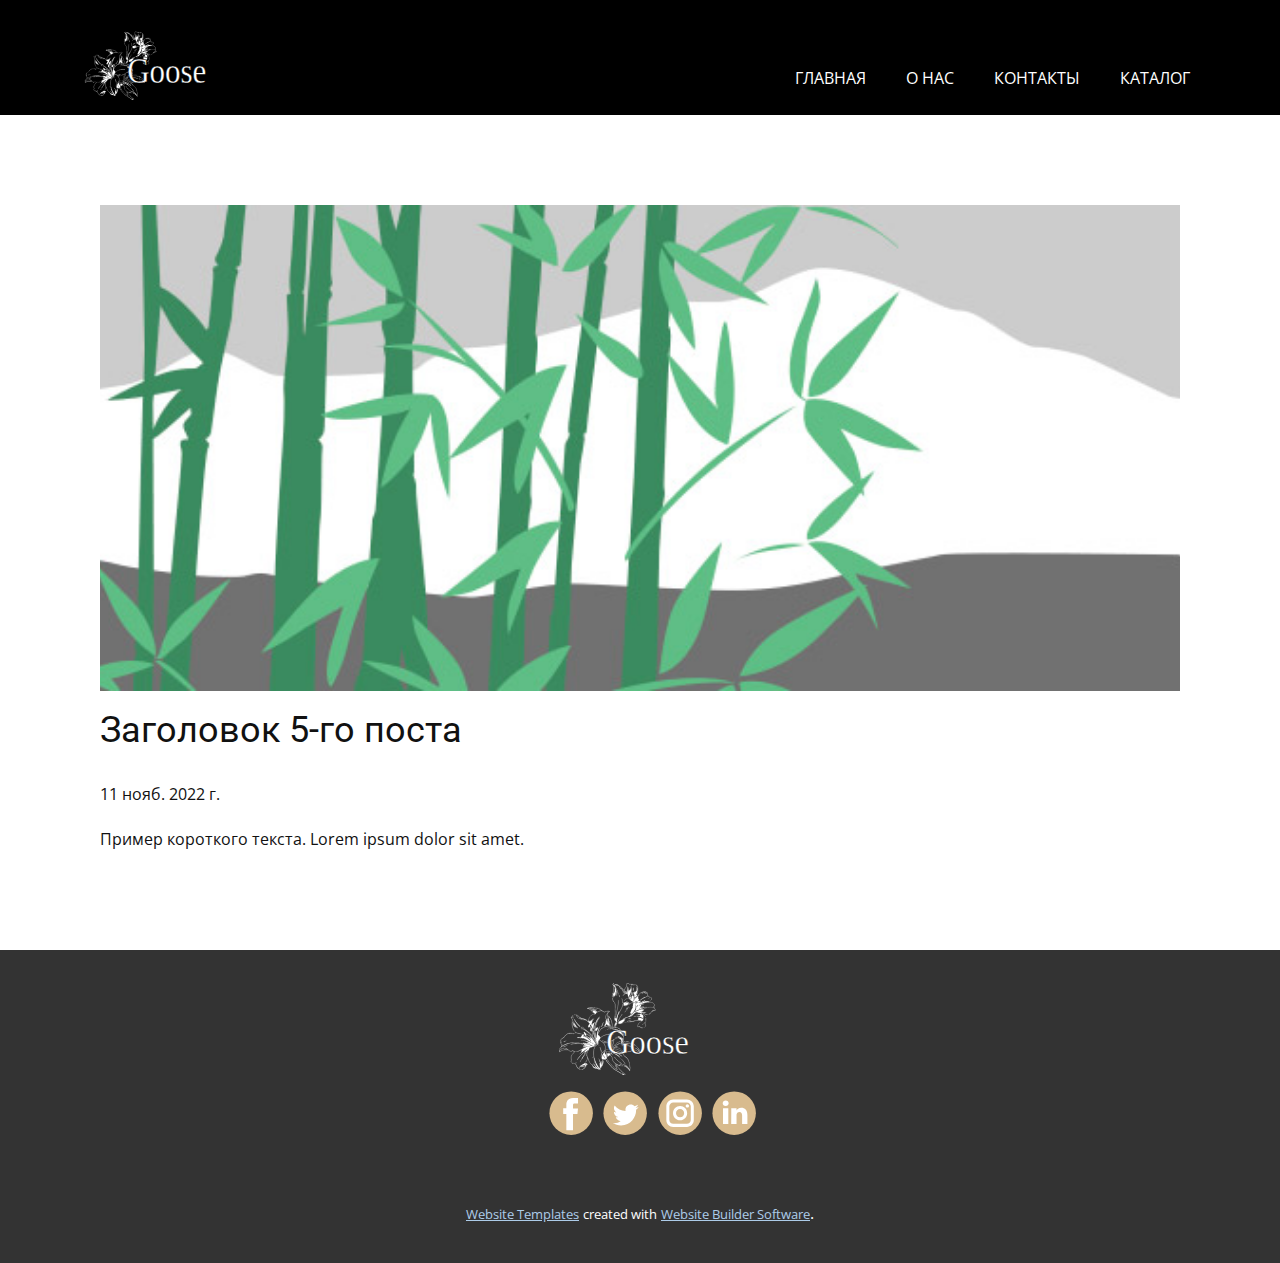
<file: Site1/blog/пост-4.html>
<!DOCTYPE html>
<html style="font-size: 16px;" lang="ru"><head>
    <meta name="viewport" content="width=device-width, initial-scale=1.0">
    <meta charset="utf-8">
    <meta name="keywords" content="Заголовок 1-го поста">
    <meta name="description" content="">
    <title>Заголовок 5-го поста</title>
    <link rel="stylesheet" href="../nicepage.css" media="screen">
<link rel="stylesheet" href="../Post-Template.css" media="screen">
    <script class="u-script" type="text/javascript" src="../jquery.js" defer=""></script>
    <script class="u-script" type="text/javascript" src="../nicepage.js" defer=""></script>
    <meta name="generator" content="Nicepage 4.21.5, nicepage.com">
    <link id="u-theme-google-font" rel="stylesheet" href="https://fonts.googleapis.com/css?family=Roboto:100,100i,300,300i,400,400i,500,500i,700,700i,900,900i|Open+Sans:300,300i,400,400i,500,500i,600,600i,700,700i,800,800i">
    
    
    <script type="application/ld+json">{
		"@context": "http://schema.org",
		"@type": "Organization",
		"name": "",
		"logo": "images/log.svg",
		"sameAs": []
}</script>
    <meta name="theme-color" content="#478ac9">
  </head>
  <body class="u-body u-xl-mode" data-lang="ru"><header class="u-black u-clearfix u-header u-header" id="sec-b1cb"><div class="u-clearfix u-sheet u-sheet-1">
        <a href="https://nicepage.com" class="u-image u-logo u-image-1" data-image-width="89" data-image-height="50">
          <img src="../images/log.svg" class="u-logo-image u-logo-image-1">
        </a>
        <nav class="u-menu u-menu-one-level u-offcanvas u-menu-1">
          <div class="menu-collapse" style="font-size: 1rem; letter-spacing: 0px; text-transform: uppercase;">
            <a class="u-button-style u-custom-left-right-menu-spacing u-custom-padding-bottom u-custom-text-active-color u-custom-text-decoration u-custom-text-hover-color u-custom-top-bottom-menu-spacing u-nav-link u-text-active-palette-1-base u-text-hover-palette-2-base" href="#">
              <svg class="u-svg-link" viewBox="0 0 24 24"><use xmlns:xlink="http://www.w3.org/1999/xlink" xlink:href="#menu-hamburger"></use></svg>
              <svg class="u-svg-content" version="1.1" id="menu-hamburger" viewBox="0 0 16 16" x="0px" y="0px" xmlns:xlink="http://www.w3.org/1999/xlink" xmlns="http://www.w3.org/2000/svg"><g><rect y="1" width="16" height="2"></rect><rect y="7" width="16" height="2"></rect><rect y="13" width="16" height="2"></rect>
</g></svg>
            </a>
          </div>
          <div class="u-custom-menu u-nav-container">
            <ul class="u-nav u-unstyled u-nav-1"><li class="u-nav-item"><a class="u-button-style u-nav-link u-text-active-palette-3-base u-text-hover-palette-3-light-1" href="../Главная.html" style="padding: 10px 20px;">Главная</a>
</li><li class="u-nav-item"><a class="u-button-style u-nav-link u-text-active-palette-3-base u-text-hover-palette-3-light-1" href="../О-нас.html" style="padding: 10px 20px;">О нас</a>
</li><li class="u-nav-item"><a class="u-button-style u-nav-link u-text-active-palette-3-base u-text-hover-palette-3-light-1" href="../Контакты.html" style="padding: 10px 20px;">Контакты</a>
</li><li class="u-nav-item"><a class="u-button-style u-nav-link u-text-active-palette-3-base u-text-hover-palette-3-light-1" href="../blog/blog.html" target="_blank" style="padding: 10px 20px;">Каталог</a>
</li></ul>
          </div>
          <div class="u-custom-menu u-nav-container-collapse">
            <div class="u-black u-container-style u-inner-container-layout u-opacity u-opacity-95 u-sidenav">
              <div class="u-inner-container-layout u-sidenav-overflow">
                <div class="u-menu-close"></div>
                <ul class="u-align-center u-nav u-popupmenu-items u-unstyled u-nav-2"><li class="u-nav-item"><a class="u-button-style u-nav-link" href="../Главная.html">Главная</a>
</li><li class="u-nav-item"><a class="u-button-style u-nav-link" href="../О-нас.html">О нас</a>
</li><li class="u-nav-item"><a class="u-button-style u-nav-link" href="../Контакты.html">Контакты</a>
</li><li class="u-nav-item"><a class="u-button-style u-nav-link" href="../blog/blog.html" target="_blank">Каталог</a>
</li></ul>
              </div>
            </div>
            <div class="u-black u-menu-overlay u-opacity u-opacity-70"></div>
          </div>
        </nav>
      </div></header>
    <section class="u-align-center u-clearfix u-section-1" id="sec-5289">
      <div class="u-clearfix u-sheet u-valign-middle-md u-valign-middle-sm u-valign-middle-xs u-sheet-1"><!--post_details--><!--post_details_options_json--><!--{"source":""}--><!--/post_details_options_json--><!--blog_post-->
        <div class="u-container-style u-expanded-width u-post-details u-post-details-1">
          <div class="u-container-layout u-valign-middle u-container-layout-1"><!--blog_post_image-->
            <img alt="" class="u-blog-control u-expanded-width u-image u-image-default u-image-1" src="../images/68f64b9d.jpeg"><!--/blog_post_image--><!--blog_post_header-->
            <h2 class="u-blog-control u-text u-text-1">Заголовок 5-го поста</h2><!--/blog_post_header--><!--blog_post_metadata-->
            <div class="u-blog-control u-metadata u-metadata-1"><!--blog_post_metadata_date-->
              <span class="u-meta-date u-meta-icon">11 нояб. 2022 г.</span><!--/blog_post_metadata_date--><!--blog_post_metadata_category-->
              <!--/blog_post_metadata_category--><!--blog_post_metadata_comments-->
              <!--/blog_post_metadata_comments-->
            </div><!--/blog_post_metadata--><!--blog_post_content-->
            <div class="u-align-justify u-blog-control u-post-content u-text u-text-2 fr-view">
  Пример короткого текста. Lorem ipsum dolor sit amet.
  </div><!--/blog_post_content-->
          </div>
        </div><!--/blog_post--><!--/post_details-->
      </div>
    </section>
    
    
    <footer class="u-clearfix u-footer u-grey-80" id="sec-a817"><div class="u-clearfix u-sheet u-sheet-1">
        <a href="https://nicepage.com" class="u-image u-logo u-image-1" data-image-width="89" data-image-height="50">
          <img src="../images/log1.svg" class="u-logo-image u-logo-image-1">
        </a>
        <div class="u-align-left u-social-icons u-spacing-10 u-social-icons-1">
          <a class="u-social-url" title="facebook" target="_blank" href=""><span class="u-icon u-social-facebook u-social-icon u-text-custom-color-1"><svg class="u-svg-link" preserveAspectRatio="xMidYMin slice" viewBox="0 0 112 112" style=""><use xmlns:xlink="http://www.w3.org/1999/xlink" xlink:href="#svg-473a"></use></svg><svg class="u-svg-content" viewBox="0 0 112 112" x="0" y="0" id="svg-473a"><circle fill="currentColor" cx="56.1" cy="56.1" r="55"></circle><path fill="#FFFFFF" d="M73.5,31.6h-9.1c-1.4,0-3.6,0.8-3.6,3.9v8.5h12.6L72,58.3H60.8v40.8H43.9V58.3h-8V43.9h8v-9.2
            c0-6.7,3.1-17,17-17h12.5v13.9H73.5z"></path></svg></span>
          </a>
          <a class="u-social-url" title="twitter" target="_blank" href=""><span class="u-icon u-social-icon u-social-twitter u-text-custom-color-1"><svg class="u-svg-link" preserveAspectRatio="xMidYMin slice" viewBox="0 0 112 112" style=""><use xmlns:xlink="http://www.w3.org/1999/xlink" xlink:href="#svg-f179"></use></svg><svg class="u-svg-content" viewBox="0 0 112 112" x="0" y="0" id="svg-f179"><circle fill="currentColor" class="st0" cx="56.1" cy="56.1" r="55"></circle><path fill="#FFFFFF" d="M83.8,47.3c0,0.6,0,1.2,0,1.7c0,17.7-13.5,38.2-38.2,38.2C38,87.2,31,85,25,81.2c1,0.1,2.1,0.2,3.2,0.2
            c6.3,0,12.1-2.1,16.7-5.7c-5.9-0.1-10.8-4-12.5-9.3c0.8,0.2,1.7,0.2,2.5,0.2c1.2,0,2.4-0.2,3.5-0.5c-6.1-1.2-10.8-6.7-10.8-13.1
            c0-0.1,0-0.1,0-0.2c1.8,1,3.9,1.6,6.1,1.7c-3.6-2.4-6-6.5-6-11.2c0-2.5,0.7-4.8,1.8-6.7c6.6,8.1,16.5,13.5,27.6,14
            c-0.2-1-0.3-2-0.3-3.1c0-7.4,6-13.4,13.4-13.4c3.9,0,7.3,1.6,9.8,4.2c3.1-0.6,5.9-1.7,8.5-3.3c-1,3.1-3.1,5.8-5.9,7.4
            c2.7-0.3,5.3-1,7.7-2.1C88.7,43,86.4,45.4,83.8,47.3z"></path></svg></span>
          </a>
          <a class="u-social-url" title="instagram" target="_blank" href=""><span class="u-icon u-social-icon u-social-instagram u-text-custom-color-1"><svg class="u-svg-link" preserveAspectRatio="xMidYMin slice" viewBox="0 0 112 112" style=""><use xmlns:xlink="http://www.w3.org/1999/xlink" xlink:href="#svg-ba65"></use></svg><svg class="u-svg-content" viewBox="0 0 112 112" x="0" y="0" id="svg-ba65"><circle fill="currentColor" cx="56.1" cy="56.1" r="55"></circle><path fill="#FFFFFF" d="M55.9,38.2c-9.9,0-17.9,8-17.9,17.9C38,66,46,74,55.9,74c9.9,0,17.9-8,17.9-17.9C73.8,46.2,65.8,38.2,55.9,38.2
            z M55.9,66.4c-5.7,0-10.3-4.6-10.3-10.3c-0.1-5.7,4.6-10.3,10.3-10.3c5.7,0,10.3,4.6,10.3,10.3C66.2,61.8,61.6,66.4,55.9,66.4z"></path><path fill="#FFFFFF" d="M74.3,33.5c-2.3,0-4.2,1.9-4.2,4.2s1.9,4.2,4.2,4.2s4.2-1.9,4.2-4.2S76.6,33.5,74.3,33.5z"></path><path fill="#FFFFFF" d="M73.1,21.3H38.6c-9.7,0-17.5,7.9-17.5,17.5v34.5c0,9.7,7.9,17.6,17.5,17.6h34.5c9.7,0,17.5-7.9,17.5-17.5V38.8
            C90.6,29.1,82.7,21.3,73.1,21.3z M83,73.3c0,5.5-4.5,9.9-9.9,9.9H38.6c-5.5,0-9.9-4.5-9.9-9.9V38.8c0-5.5,4.5-9.9,9.9-9.9h34.5
            c5.5,0,9.9,4.5,9.9,9.9V73.3z"></path></svg></span>
          </a>
          <a class="u-social-url" title="linkedin" target="_blank" href=""><span class="u-icon u-social-icon u-social-linkedin u-text-custom-color-1"><svg class="u-svg-link" preserveAspectRatio="xMidYMin slice" viewBox="0 0 112 112" style=""><use xmlns:xlink="http://www.w3.org/1999/xlink" xlink:href="#svg-2da4"></use></svg><svg class="u-svg-content" viewBox="0 0 112 112" x="0" y="0" id="svg-2da4"><circle fill="currentColor" cx="56.1" cy="56.1" r="55"></circle><path fill="#FFFFFF" d="M41.3,83.7H27.9V43.4h13.4V83.7z M34.6,37.9L34.6,37.9c-4.6,0-7.5-3.1-7.5-7c0-4,3-7,7.6-7s7.4,3,7.5,7
            C42.2,34.8,39.2,37.9,34.6,37.9z M89.6,83.7H76.2V62.2c0-5.4-1.9-9.1-6.8-9.1c-3.7,0-5.9,2.5-6.9,4.9c-0.4,0.9-0.4,2.1-0.4,3.3v22.5
            H48.7c0,0,0.2-36.5,0-40.3h13.4v5.7c1.8-2.7,5-6.7,12.1-6.7c8.8,0,15.4,5.8,15.4,18.1V83.7z"></path></svg></span>
          </a>
        </div>
      </div></footer>
    <section class="u-backlink u-clearfix u-grey-80">
      <a class="u-link" href="https://nicepage.com/website-templates" target="_blank">
        <span>Website Templates</span>
      </a>
      <p class="u-text">
        <span>created with</span>
      </p>
      <a class="u-link" href="" target="_blank">
        <span>Website Builder Software</span>
      </a>. 
    </section>
  
</body></html>
</file>
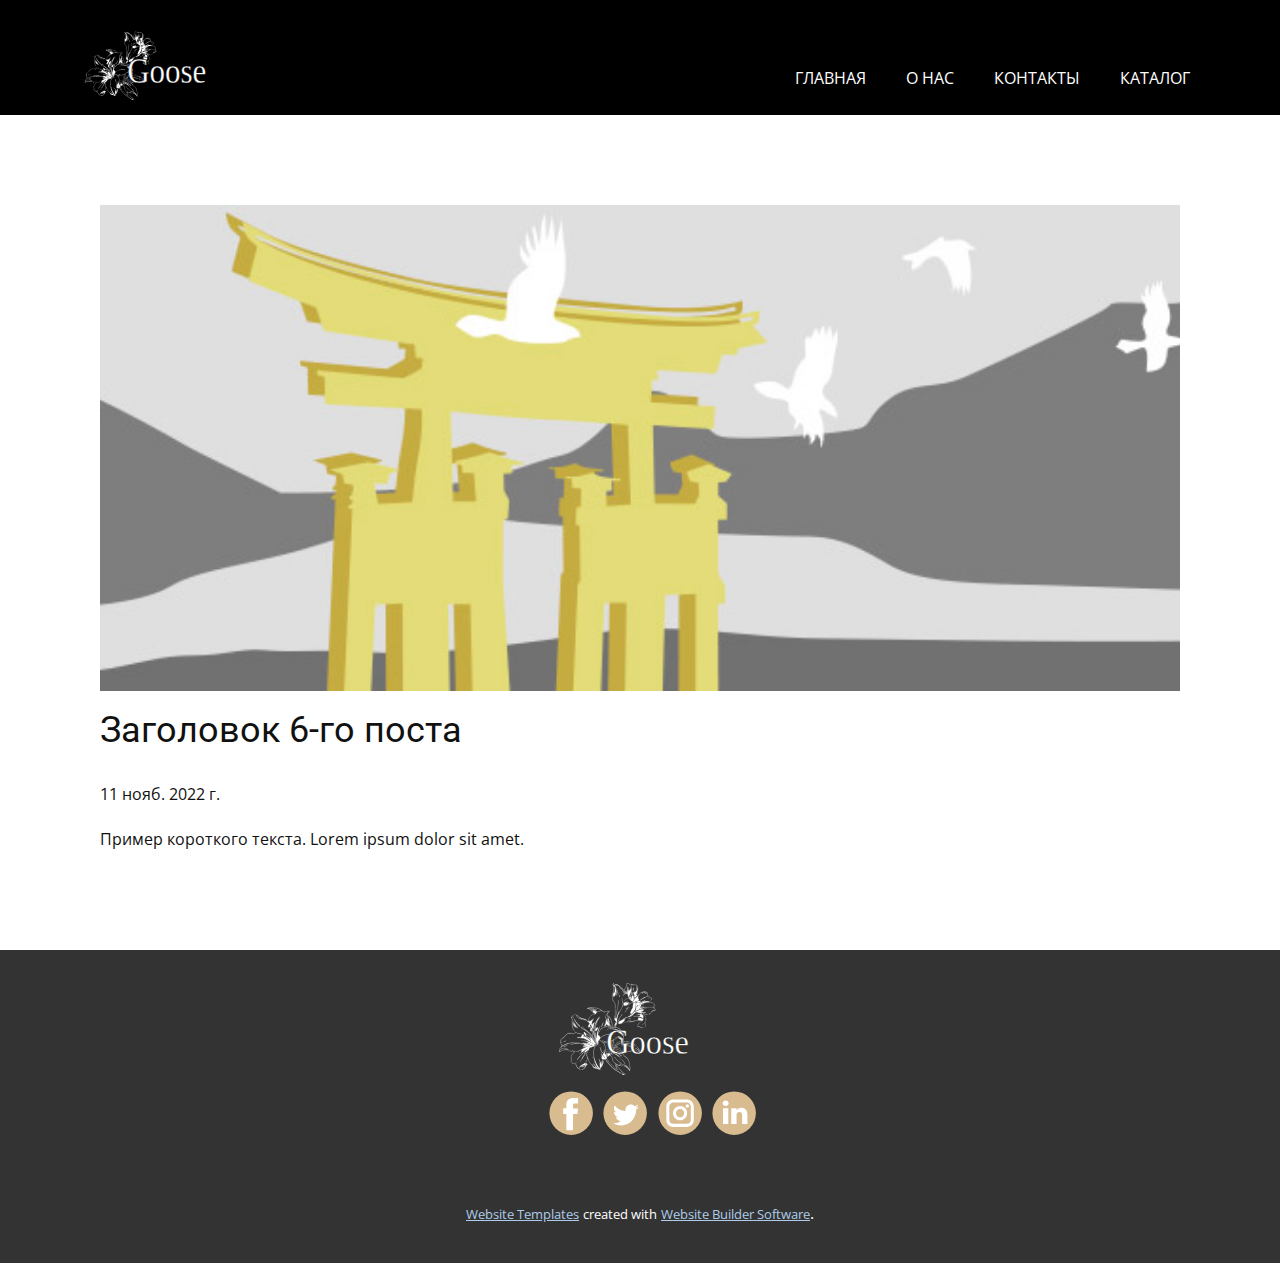
<file: Site1/blog/пост-5.html>
<!DOCTYPE html>
<html style="font-size: 16px;" lang="ru"><head>
    <meta name="viewport" content="width=device-width, initial-scale=1.0">
    <meta charset="utf-8">
    <meta name="keywords" content="Заголовок 1-го поста">
    <meta name="description" content="">
    <title>Заголовок 6-го поста</title>
    <link rel="stylesheet" href="../nicepage.css" media="screen">
<link rel="stylesheet" href="../Post-Template.css" media="screen">
    <script class="u-script" type="text/javascript" src="../jquery.js" defer=""></script>
    <script class="u-script" type="text/javascript" src="../nicepage.js" defer=""></script>
    <meta name="generator" content="Nicepage 4.21.5, nicepage.com">
    <link id="u-theme-google-font" rel="stylesheet" href="https://fonts.googleapis.com/css?family=Roboto:100,100i,300,300i,400,400i,500,500i,700,700i,900,900i|Open+Sans:300,300i,400,400i,500,500i,600,600i,700,700i,800,800i">
    
    
    <script type="application/ld+json">{
		"@context": "http://schema.org",
		"@type": "Organization",
		"name": "",
		"logo": "images/log.svg",
		"sameAs": []
}</script>
    <meta name="theme-color" content="#478ac9">
  </head>
  <body class="u-body u-xl-mode" data-lang="ru"><header class="u-black u-clearfix u-header u-header" id="sec-b1cb"><div class="u-clearfix u-sheet u-sheet-1">
        <a href="https://nicepage.com" class="u-image u-logo u-image-1" data-image-width="89" data-image-height="50">
          <img src="../images/log.svg" class="u-logo-image u-logo-image-1">
        </a>
        <nav class="u-menu u-menu-one-level u-offcanvas u-menu-1">
          <div class="menu-collapse" style="font-size: 1rem; letter-spacing: 0px; text-transform: uppercase;">
            <a class="u-button-style u-custom-left-right-menu-spacing u-custom-padding-bottom u-custom-text-active-color u-custom-text-decoration u-custom-text-hover-color u-custom-top-bottom-menu-spacing u-nav-link u-text-active-palette-1-base u-text-hover-palette-2-base" href="#">
              <svg class="u-svg-link" viewBox="0 0 24 24"><use xmlns:xlink="http://www.w3.org/1999/xlink" xlink:href="#menu-hamburger"></use></svg>
              <svg class="u-svg-content" version="1.1" id="menu-hamburger" viewBox="0 0 16 16" x="0px" y="0px" xmlns:xlink="http://www.w3.org/1999/xlink" xmlns="http://www.w3.org/2000/svg"><g><rect y="1" width="16" height="2"></rect><rect y="7" width="16" height="2"></rect><rect y="13" width="16" height="2"></rect>
</g></svg>
            </a>
          </div>
          <div class="u-custom-menu u-nav-container">
            <ul class="u-nav u-unstyled u-nav-1"><li class="u-nav-item"><a class="u-button-style u-nav-link u-text-active-palette-3-base u-text-hover-palette-3-light-1" href="../Главная.html" style="padding: 10px 20px;">Главная</a>
</li><li class="u-nav-item"><a class="u-button-style u-nav-link u-text-active-palette-3-base u-text-hover-palette-3-light-1" href="../О-нас.html" style="padding: 10px 20px;">О нас</a>
</li><li class="u-nav-item"><a class="u-button-style u-nav-link u-text-active-palette-3-base u-text-hover-palette-3-light-1" href="../Контакты.html" style="padding: 10px 20px;">Контакты</a>
</li><li class="u-nav-item"><a class="u-button-style u-nav-link u-text-active-palette-3-base u-text-hover-palette-3-light-1" href="../blog/blog.html" target="_blank" style="padding: 10px 20px;">Каталог</a>
</li></ul>
          </div>
          <div class="u-custom-menu u-nav-container-collapse">
            <div class="u-black u-container-style u-inner-container-layout u-opacity u-opacity-95 u-sidenav">
              <div class="u-inner-container-layout u-sidenav-overflow">
                <div class="u-menu-close"></div>
                <ul class="u-align-center u-nav u-popupmenu-items u-unstyled u-nav-2"><li class="u-nav-item"><a class="u-button-style u-nav-link" href="../Главная.html">Главная</a>
</li><li class="u-nav-item"><a class="u-button-style u-nav-link" href="../О-нас.html">О нас</a>
</li><li class="u-nav-item"><a class="u-button-style u-nav-link" href="../Контакты.html">Контакты</a>
</li><li class="u-nav-item"><a class="u-button-style u-nav-link" href="../blog/blog.html" target="_blank">Каталог</a>
</li></ul>
              </div>
            </div>
            <div class="u-black u-menu-overlay u-opacity u-opacity-70"></div>
          </div>
        </nav>
      </div></header>
    <section class="u-align-center u-clearfix u-section-1" id="sec-5289">
      <div class="u-clearfix u-sheet u-valign-middle-md u-valign-middle-sm u-valign-middle-xs u-sheet-1"><!--post_details--><!--post_details_options_json--><!--{"source":""}--><!--/post_details_options_json--><!--blog_post-->
        <div class="u-container-style u-expanded-width u-post-details u-post-details-1">
          <div class="u-container-layout u-valign-middle u-container-layout-1"><!--blog_post_image-->
            <img alt="" class="u-blog-control u-expanded-width u-image u-image-default u-image-1" src="../images/8ad73f3c.jpeg"><!--/blog_post_image--><!--blog_post_header-->
            <h2 class="u-blog-control u-text u-text-1">Заголовок 6-го поста</h2><!--/blog_post_header--><!--blog_post_metadata-->
            <div class="u-blog-control u-metadata u-metadata-1"><!--blog_post_metadata_date-->
              <span class="u-meta-date u-meta-icon">11 нояб. 2022 г.</span><!--/blog_post_metadata_date--><!--blog_post_metadata_category-->
              <!--/blog_post_metadata_category--><!--blog_post_metadata_comments-->
              <!--/blog_post_metadata_comments-->
            </div><!--/blog_post_metadata--><!--blog_post_content-->
            <div class="u-align-justify u-blog-control u-post-content u-text u-text-2 fr-view">
  Пример короткого текста. Lorem ipsum dolor sit amet.
  </div><!--/blog_post_content-->
          </div>
        </div><!--/blog_post--><!--/post_details-->
      </div>
    </section>
    
    
    <footer class="u-clearfix u-footer u-grey-80" id="sec-a817"><div class="u-clearfix u-sheet u-sheet-1">
        <a href="https://nicepage.com" class="u-image u-logo u-image-1" data-image-width="89" data-image-height="50">
          <img src="../images/log1.svg" class="u-logo-image u-logo-image-1">
        </a>
        <div class="u-align-left u-social-icons u-spacing-10 u-social-icons-1">
          <a class="u-social-url" title="facebook" target="_blank" href=""><span class="u-icon u-social-facebook u-social-icon u-text-custom-color-1"><svg class="u-svg-link" preserveAspectRatio="xMidYMin slice" viewBox="0 0 112 112" style=""><use xmlns:xlink="http://www.w3.org/1999/xlink" xlink:href="#svg-473a"></use></svg><svg class="u-svg-content" viewBox="0 0 112 112" x="0" y="0" id="svg-473a"><circle fill="currentColor" cx="56.1" cy="56.1" r="55"></circle><path fill="#FFFFFF" d="M73.5,31.6h-9.1c-1.4,0-3.6,0.8-3.6,3.9v8.5h12.6L72,58.3H60.8v40.8H43.9V58.3h-8V43.9h8v-9.2
            c0-6.7,3.1-17,17-17h12.5v13.9H73.5z"></path></svg></span>
          </a>
          <a class="u-social-url" title="twitter" target="_blank" href=""><span class="u-icon u-social-icon u-social-twitter u-text-custom-color-1"><svg class="u-svg-link" preserveAspectRatio="xMidYMin slice" viewBox="0 0 112 112" style=""><use xmlns:xlink="http://www.w3.org/1999/xlink" xlink:href="#svg-f179"></use></svg><svg class="u-svg-content" viewBox="0 0 112 112" x="0" y="0" id="svg-f179"><circle fill="currentColor" class="st0" cx="56.1" cy="56.1" r="55"></circle><path fill="#FFFFFF" d="M83.8,47.3c0,0.6,0,1.2,0,1.7c0,17.7-13.5,38.2-38.2,38.2C38,87.2,31,85,25,81.2c1,0.1,2.1,0.2,3.2,0.2
            c6.3,0,12.1-2.1,16.7-5.7c-5.9-0.1-10.8-4-12.5-9.3c0.8,0.2,1.7,0.2,2.5,0.2c1.2,0,2.4-0.2,3.5-0.5c-6.1-1.2-10.8-6.7-10.8-13.1
            c0-0.1,0-0.1,0-0.2c1.8,1,3.9,1.6,6.1,1.7c-3.6-2.4-6-6.5-6-11.2c0-2.5,0.7-4.8,1.8-6.7c6.6,8.1,16.5,13.5,27.6,14
            c-0.2-1-0.3-2-0.3-3.1c0-7.4,6-13.4,13.4-13.4c3.9,0,7.3,1.6,9.8,4.2c3.1-0.6,5.9-1.7,8.5-3.3c-1,3.1-3.1,5.8-5.9,7.4
            c2.7-0.3,5.3-1,7.7-2.1C88.7,43,86.4,45.4,83.8,47.3z"></path></svg></span>
          </a>
          <a class="u-social-url" title="instagram" target="_blank" href=""><span class="u-icon u-social-icon u-social-instagram u-text-custom-color-1"><svg class="u-svg-link" preserveAspectRatio="xMidYMin slice" viewBox="0 0 112 112" style=""><use xmlns:xlink="http://www.w3.org/1999/xlink" xlink:href="#svg-ba65"></use></svg><svg class="u-svg-content" viewBox="0 0 112 112" x="0" y="0" id="svg-ba65"><circle fill="currentColor" cx="56.1" cy="56.1" r="55"></circle><path fill="#FFFFFF" d="M55.9,38.2c-9.9,0-17.9,8-17.9,17.9C38,66,46,74,55.9,74c9.9,0,17.9-8,17.9-17.9C73.8,46.2,65.8,38.2,55.9,38.2
            z M55.9,66.4c-5.7,0-10.3-4.6-10.3-10.3c-0.1-5.7,4.6-10.3,10.3-10.3c5.7,0,10.3,4.6,10.3,10.3C66.2,61.8,61.6,66.4,55.9,66.4z"></path><path fill="#FFFFFF" d="M74.3,33.5c-2.3,0-4.2,1.9-4.2,4.2s1.9,4.2,4.2,4.2s4.2-1.9,4.2-4.2S76.6,33.5,74.3,33.5z"></path><path fill="#FFFFFF" d="M73.1,21.3H38.6c-9.7,0-17.5,7.9-17.5,17.5v34.5c0,9.7,7.9,17.6,17.5,17.6h34.5c9.7,0,17.5-7.9,17.5-17.5V38.8
            C90.6,29.1,82.7,21.3,73.1,21.3z M83,73.3c0,5.5-4.5,9.9-9.9,9.9H38.6c-5.5,0-9.9-4.5-9.9-9.9V38.8c0-5.5,4.5-9.9,9.9-9.9h34.5
            c5.5,0,9.9,4.5,9.9,9.9V73.3z"></path></svg></span>
          </a>
          <a class="u-social-url" title="linkedin" target="_blank" href=""><span class="u-icon u-social-icon u-social-linkedin u-text-custom-color-1"><svg class="u-svg-link" preserveAspectRatio="xMidYMin slice" viewBox="0 0 112 112" style=""><use xmlns:xlink="http://www.w3.org/1999/xlink" xlink:href="#svg-2da4"></use></svg><svg class="u-svg-content" viewBox="0 0 112 112" x="0" y="0" id="svg-2da4"><circle fill="currentColor" cx="56.1" cy="56.1" r="55"></circle><path fill="#FFFFFF" d="M41.3,83.7H27.9V43.4h13.4V83.7z M34.6,37.9L34.6,37.9c-4.6,0-7.5-3.1-7.5-7c0-4,3-7,7.6-7s7.4,3,7.5,7
            C42.2,34.8,39.2,37.9,34.6,37.9z M89.6,83.7H76.2V62.2c0-5.4-1.9-9.1-6.8-9.1c-3.7,0-5.9,2.5-6.9,4.9c-0.4,0.9-0.4,2.1-0.4,3.3v22.5
            H48.7c0,0,0.2-36.5,0-40.3h13.4v5.7c1.8-2.7,5-6.7,12.1-6.7c8.8,0,15.4,5.8,15.4,18.1V83.7z"></path></svg></span>
          </a>
        </div>
      </div></footer>
    <section class="u-backlink u-clearfix u-grey-80">
      <a class="u-link" href="https://nicepage.com/website-templates" target="_blank">
        <span>Website Templates</span>
      </a>
      <p class="u-text">
        <span>created with</span>
      </p>
      <a class="u-link" href="" target="_blank">
        <span>Website Builder Software</span>
      </a>. 
    </section>
  
</body></html>
</file>
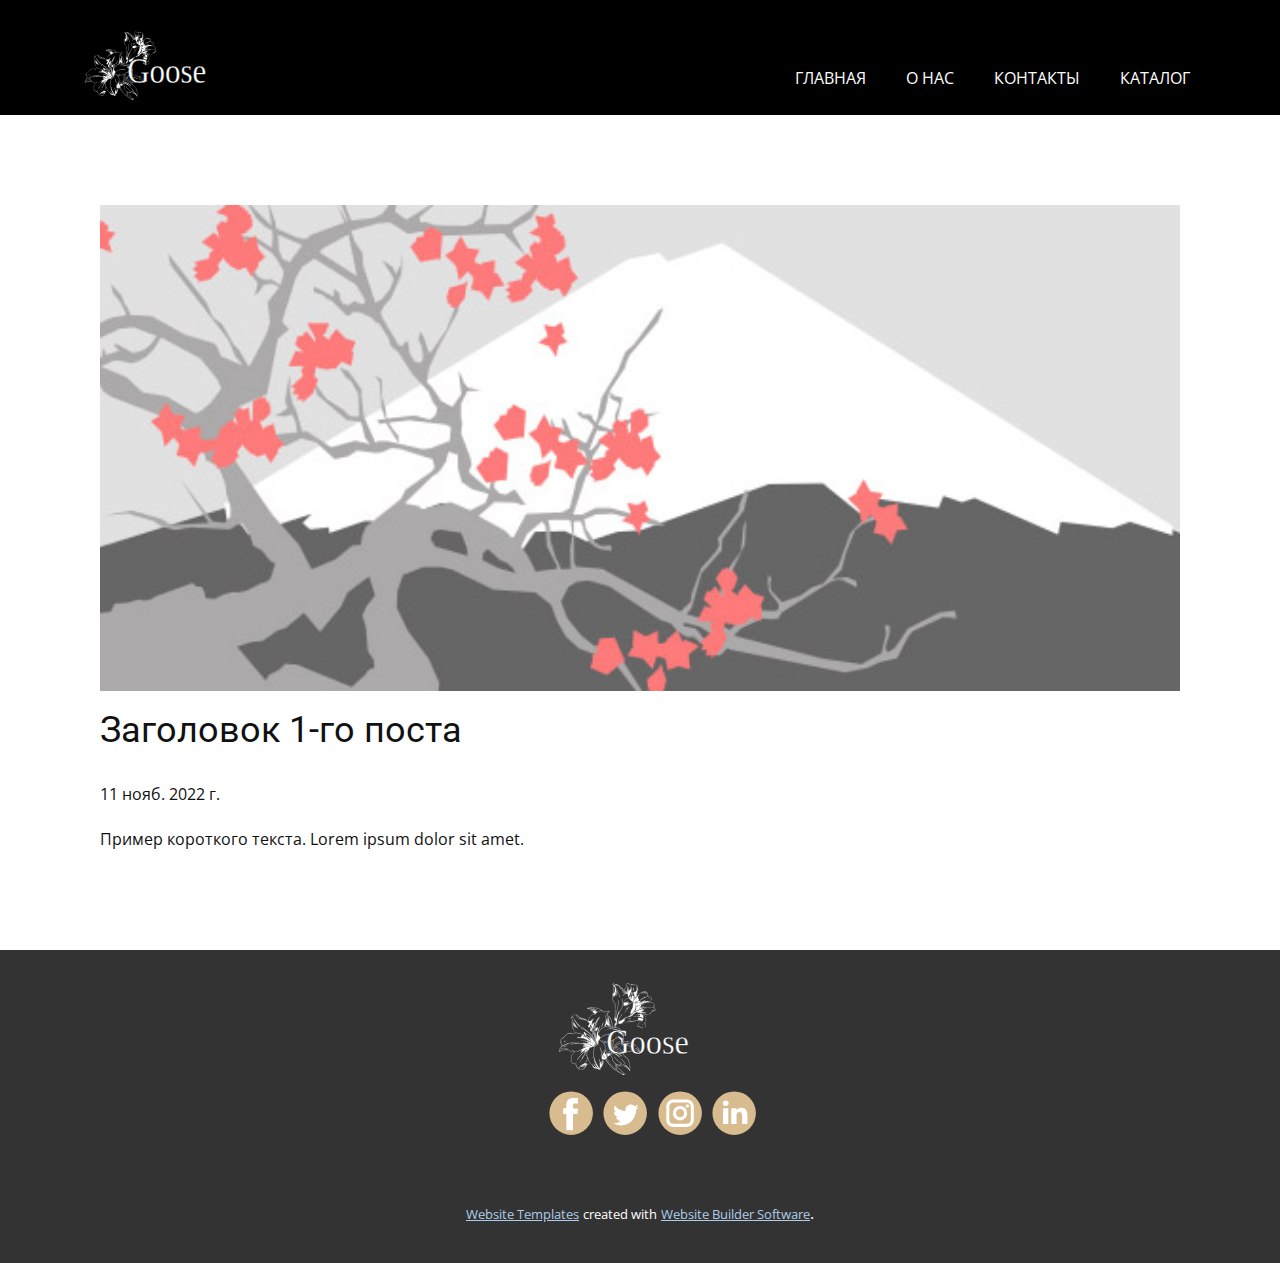
<file: Site1/blog/пост.html>
<!DOCTYPE html>
<html style="font-size: 16px;" lang="ru"><head>
    <meta name="viewport" content="width=device-width, initial-scale=1.0">
    <meta charset="utf-8">
    <meta name="keywords" content="Заголовок 1-го поста">
    <meta name="description" content="">
    <title>Заголовок 1-го поста</title>
    <link rel="stylesheet" href="../nicepage.css" media="screen">
<link rel="stylesheet" href="../Post-Template.css" media="screen">
    <script class="u-script" type="text/javascript" src="../jquery.js" defer=""></script>
    <script class="u-script" type="text/javascript" src="../nicepage.js" defer=""></script>
    <meta name="generator" content="Nicepage 4.21.5, nicepage.com">
    <link id="u-theme-google-font" rel="stylesheet" href="https://fonts.googleapis.com/css?family=Roboto:100,100i,300,300i,400,400i,500,500i,700,700i,900,900i|Open+Sans:300,300i,400,400i,500,500i,600,600i,700,700i,800,800i">
    
    
    <script type="application/ld+json">{
		"@context": "http://schema.org",
		"@type": "Organization",
		"name": "",
		"logo": "images/log.svg",
		"sameAs": []
}</script>
    <meta name="theme-color" content="#478ac9">
  </head>
  <body class="u-body u-xl-mode" data-lang="ru"><header class="u-black u-clearfix u-header u-header" id="sec-b1cb"><div class="u-clearfix u-sheet u-sheet-1">
        <a href="https://nicepage.com" class="u-image u-logo u-image-1" data-image-width="89" data-image-height="50">
          <img src="../images/log.svg" class="u-logo-image u-logo-image-1">
        </a>
        <nav class="u-menu u-menu-one-level u-offcanvas u-menu-1">
          <div class="menu-collapse" style="font-size: 1rem; letter-spacing: 0px; text-transform: uppercase;">
            <a class="u-button-style u-custom-left-right-menu-spacing u-custom-padding-bottom u-custom-text-active-color u-custom-text-decoration u-custom-text-hover-color u-custom-top-bottom-menu-spacing u-nav-link u-text-active-palette-1-base u-text-hover-palette-2-base" href="#">
              <svg class="u-svg-link" viewBox="0 0 24 24"><use xmlns:xlink="http://www.w3.org/1999/xlink" xlink:href="#menu-hamburger"></use></svg>
              <svg class="u-svg-content" version="1.1" id="menu-hamburger" viewBox="0 0 16 16" x="0px" y="0px" xmlns:xlink="http://www.w3.org/1999/xlink" xmlns="http://www.w3.org/2000/svg"><g><rect y="1" width="16" height="2"></rect><rect y="7" width="16" height="2"></rect><rect y="13" width="16" height="2"></rect>
</g></svg>
            </a>
          </div>
          <div class="u-custom-menu u-nav-container">
            <ul class="u-nav u-unstyled u-nav-1"><li class="u-nav-item"><a class="u-button-style u-nav-link u-text-active-palette-3-base u-text-hover-palette-3-light-1" href="../Главная.html" style="padding: 10px 20px;">Главная</a>
</li><li class="u-nav-item"><a class="u-button-style u-nav-link u-text-active-palette-3-base u-text-hover-palette-3-light-1" href="../О-нас.html" style="padding: 10px 20px;">О нас</a>
</li><li class="u-nav-item"><a class="u-button-style u-nav-link u-text-active-palette-3-base u-text-hover-palette-3-light-1" href="../Контакты.html" style="padding: 10px 20px;">Контакты</a>
</li><li class="u-nav-item"><a class="u-button-style u-nav-link u-text-active-palette-3-base u-text-hover-palette-3-light-1" href="../blog/blog.html" target="_blank" style="padding: 10px 20px;">Каталог</a>
</li></ul>
          </div>
          <div class="u-custom-menu u-nav-container-collapse">
            <div class="u-black u-container-style u-inner-container-layout u-opacity u-opacity-95 u-sidenav">
              <div class="u-inner-container-layout u-sidenav-overflow">
                <div class="u-menu-close"></div>
                <ul class="u-align-center u-nav u-popupmenu-items u-unstyled u-nav-2"><li class="u-nav-item"><a class="u-button-style u-nav-link" href="../Главная.html">Главная</a>
</li><li class="u-nav-item"><a class="u-button-style u-nav-link" href="../О-нас.html">О нас</a>
</li><li class="u-nav-item"><a class="u-button-style u-nav-link" href="../Контакты.html">Контакты</a>
</li><li class="u-nav-item"><a class="u-button-style u-nav-link" href="../blog/blog.html" target="_blank">Каталог</a>
</li></ul>
              </div>
            </div>
            <div class="u-black u-menu-overlay u-opacity u-opacity-70"></div>
          </div>
        </nav>
      </div></header>
    <section class="u-align-center u-clearfix u-section-1" id="sec-5289">
      <div class="u-clearfix u-sheet u-valign-middle-md u-valign-middle-sm u-valign-middle-xs u-sheet-1"><!--post_details--><!--post_details_options_json--><!--{"source":""}--><!--/post_details_options_json--><!--blog_post-->
        <div class="u-container-style u-expanded-width u-post-details u-post-details-1">
          <div class="u-container-layout u-valign-middle u-container-layout-1"><!--blog_post_image-->
            <img alt="" class="u-blog-control u-expanded-width u-image u-image-default u-image-1" src="../images/0fd3416c.jpeg"><!--/blog_post_image--><!--blog_post_header-->
            <h2 class="u-blog-control u-text u-text-1">Заголовок 1-го поста</h2><!--/blog_post_header--><!--blog_post_metadata-->
            <div class="u-blog-control u-metadata u-metadata-1"><!--blog_post_metadata_date-->
              <span class="u-meta-date u-meta-icon">11 нояб. 2022 г.</span><!--/blog_post_metadata_date--><!--blog_post_metadata_category-->
              <!--/blog_post_metadata_category--><!--blog_post_metadata_comments-->
              <!--/blog_post_metadata_comments-->
            </div><!--/blog_post_metadata--><!--blog_post_content-->
            <div class="u-align-justify u-blog-control u-post-content u-text u-text-2 fr-view">
  Пример короткого текста. Lorem ipsum dolor sit amet.
  </div><!--/blog_post_content-->
          </div>
        </div><!--/blog_post--><!--/post_details-->
      </div>
    </section>
    
    
    <footer class="u-clearfix u-footer u-grey-80" id="sec-a817"><div class="u-clearfix u-sheet u-sheet-1">
        <a href="https://nicepage.com" class="u-image u-logo u-image-1" data-image-width="89" data-image-height="50">
          <img src="../images/log1.svg" class="u-logo-image u-logo-image-1">
        </a>
        <div class="u-align-left u-social-icons u-spacing-10 u-social-icons-1">
          <a class="u-social-url" title="facebook" target="_blank" href=""><span class="u-icon u-social-facebook u-social-icon u-text-custom-color-1"><svg class="u-svg-link" preserveAspectRatio="xMidYMin slice" viewBox="0 0 112 112" style=""><use xmlns:xlink="http://www.w3.org/1999/xlink" xlink:href="#svg-473a"></use></svg><svg class="u-svg-content" viewBox="0 0 112 112" x="0" y="0" id="svg-473a"><circle fill="currentColor" cx="56.1" cy="56.1" r="55"></circle><path fill="#FFFFFF" d="M73.5,31.6h-9.1c-1.4,0-3.6,0.8-3.6,3.9v8.5h12.6L72,58.3H60.8v40.8H43.9V58.3h-8V43.9h8v-9.2
            c0-6.7,3.1-17,17-17h12.5v13.9H73.5z"></path></svg></span>
          </a>
          <a class="u-social-url" title="twitter" target="_blank" href=""><span class="u-icon u-social-icon u-social-twitter u-text-custom-color-1"><svg class="u-svg-link" preserveAspectRatio="xMidYMin slice" viewBox="0 0 112 112" style=""><use xmlns:xlink="http://www.w3.org/1999/xlink" xlink:href="#svg-f179"></use></svg><svg class="u-svg-content" viewBox="0 0 112 112" x="0" y="0" id="svg-f179"><circle fill="currentColor" class="st0" cx="56.1" cy="56.1" r="55"></circle><path fill="#FFFFFF" d="M83.8,47.3c0,0.6,0,1.2,0,1.7c0,17.7-13.5,38.2-38.2,38.2C38,87.2,31,85,25,81.2c1,0.1,2.1,0.2,3.2,0.2
            c6.3,0,12.1-2.1,16.7-5.7c-5.9-0.1-10.8-4-12.5-9.3c0.8,0.2,1.7,0.2,2.5,0.2c1.2,0,2.4-0.2,3.5-0.5c-6.1-1.2-10.8-6.7-10.8-13.1
            c0-0.1,0-0.1,0-0.2c1.8,1,3.9,1.6,6.1,1.7c-3.6-2.4-6-6.5-6-11.2c0-2.5,0.7-4.8,1.8-6.7c6.6,8.1,16.5,13.5,27.6,14
            c-0.2-1-0.3-2-0.3-3.1c0-7.4,6-13.4,13.4-13.4c3.9,0,7.3,1.6,9.8,4.2c3.1-0.6,5.9-1.7,8.5-3.3c-1,3.1-3.1,5.8-5.9,7.4
            c2.7-0.3,5.3-1,7.7-2.1C88.7,43,86.4,45.4,83.8,47.3z"></path></svg></span>
          </a>
          <a class="u-social-url" title="instagram" target="_blank" href=""><span class="u-icon u-social-icon u-social-instagram u-text-custom-color-1"><svg class="u-svg-link" preserveAspectRatio="xMidYMin slice" viewBox="0 0 112 112" style=""><use xmlns:xlink="http://www.w3.org/1999/xlink" xlink:href="#svg-ba65"></use></svg><svg class="u-svg-content" viewBox="0 0 112 112" x="0" y="0" id="svg-ba65"><circle fill="currentColor" cx="56.1" cy="56.1" r="55"></circle><path fill="#FFFFFF" d="M55.9,38.2c-9.9,0-17.9,8-17.9,17.9C38,66,46,74,55.9,74c9.9,0,17.9-8,17.9-17.9C73.8,46.2,65.8,38.2,55.9,38.2
            z M55.9,66.4c-5.7,0-10.3-4.6-10.3-10.3c-0.1-5.7,4.6-10.3,10.3-10.3c5.7,0,10.3,4.6,10.3,10.3C66.2,61.8,61.6,66.4,55.9,66.4z"></path><path fill="#FFFFFF" d="M74.3,33.5c-2.3,0-4.2,1.9-4.2,4.2s1.9,4.2,4.2,4.2s4.2-1.9,4.2-4.2S76.6,33.5,74.3,33.5z"></path><path fill="#FFFFFF" d="M73.1,21.3H38.6c-9.7,0-17.5,7.9-17.5,17.5v34.5c0,9.7,7.9,17.6,17.5,17.6h34.5c9.7,0,17.5-7.9,17.5-17.5V38.8
            C90.6,29.1,82.7,21.3,73.1,21.3z M83,73.3c0,5.5-4.5,9.9-9.9,9.9H38.6c-5.5,0-9.9-4.5-9.9-9.9V38.8c0-5.5,4.5-9.9,9.9-9.9h34.5
            c5.5,0,9.9,4.5,9.9,9.9V73.3z"></path></svg></span>
          </a>
          <a class="u-social-url" title="linkedin" target="_blank" href=""><span class="u-icon u-social-icon u-social-linkedin u-text-custom-color-1"><svg class="u-svg-link" preserveAspectRatio="xMidYMin slice" viewBox="0 0 112 112" style=""><use xmlns:xlink="http://www.w3.org/1999/xlink" xlink:href="#svg-2da4"></use></svg><svg class="u-svg-content" viewBox="0 0 112 112" x="0" y="0" id="svg-2da4"><circle fill="currentColor" cx="56.1" cy="56.1" r="55"></circle><path fill="#FFFFFF" d="M41.3,83.7H27.9V43.4h13.4V83.7z M34.6,37.9L34.6,37.9c-4.6,0-7.5-3.1-7.5-7c0-4,3-7,7.6-7s7.4,3,7.5,7
            C42.2,34.8,39.2,37.9,34.6,37.9z M89.6,83.7H76.2V62.2c0-5.4-1.9-9.1-6.8-9.1c-3.7,0-5.9,2.5-6.9,4.9c-0.4,0.9-0.4,2.1-0.4,3.3v22.5
            H48.7c0,0,0.2-36.5,0-40.3h13.4v5.7c1.8-2.7,5-6.7,12.1-6.7c8.8,0,15.4,5.8,15.4,18.1V83.7z"></path></svg></span>
          </a>
        </div>
      </div></footer>
    <section class="u-backlink u-clearfix u-grey-80">
      <a class="u-link" href="https://nicepage.com/website-templates" target="_blank">
        <span>Website Templates</span>
      </a>
      <p class="u-text">
        <span>created with</span>
      </p>
      <a class="u-link" href="" target="_blank">
        <span>Website Builder Software</span>
      </a>. 
    </section>
  
</body></html>
</file>
